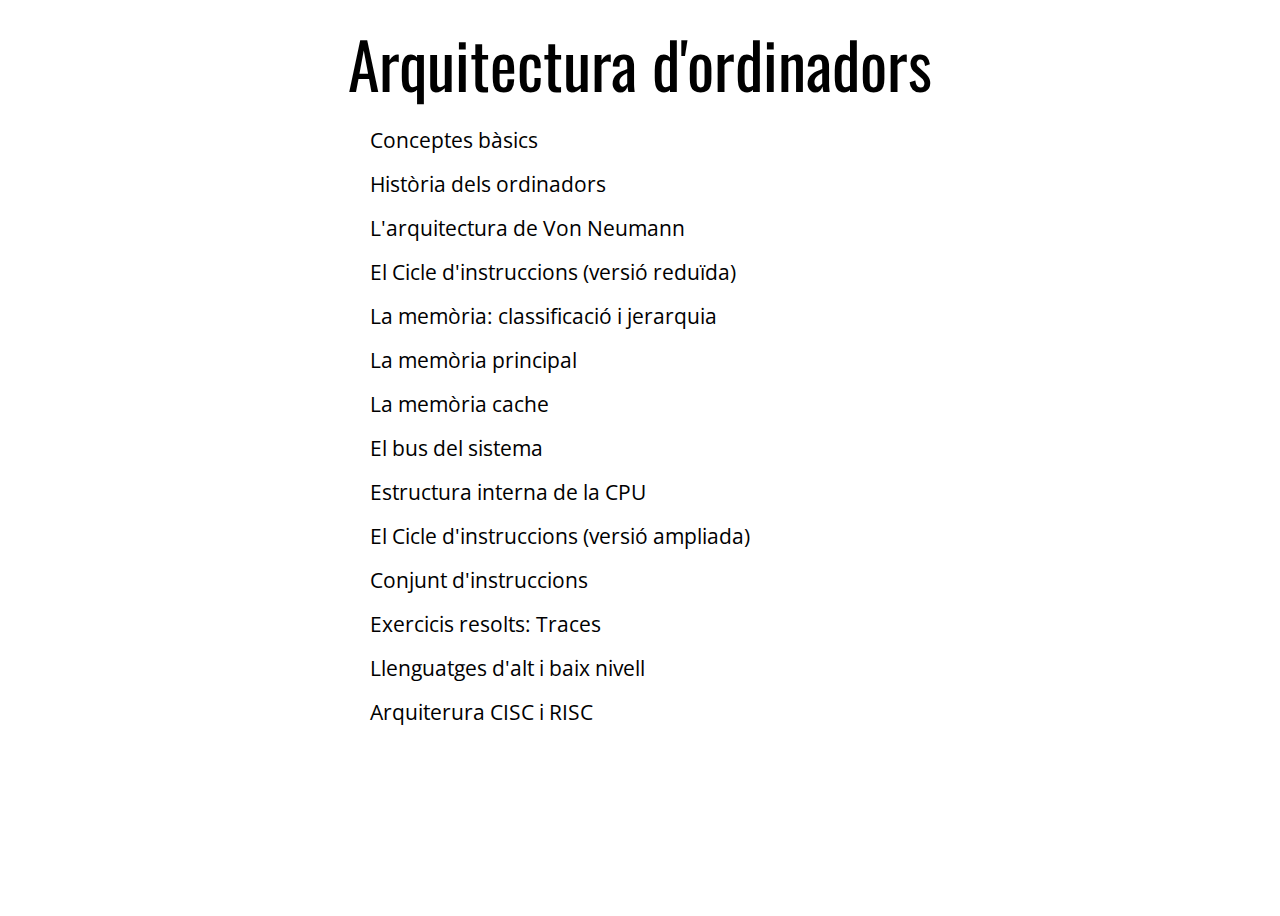
<file: index.html>
<!DOCTYPE html>
<html lang="ca">

<head>
	<meta charset="UTF-8">
	<meta http-equiv="X-UA-Compatible" content="IE=edge">
	<meta name="viewport" content="width=device-width, initial-scale=1.0">
	<title>Document</title>
	<link rel="preconnect" href="https://fonts.googleapis.com">
	<link rel="preconnect" href="https://fonts.gstatic.com" crossorigin>
	<link href="https://fonts.googleapis.com/css2?family=Open+Sans:wght@300&family=Oswald&display=swap" rel="stylesheet">
	<link rel="stylesheet" href="estils/reset.css">
	<link rel="stylesheet" href="estils/estils.css">
</head>


<body>
	<h1>Arquitectura d'ordinadors</h1>
	<div class="marge_esquerre">
		<p><a href="pagina001_introduccio/pagina001_introduccio.html">Conceptes bàsics</a></p>
		<p><a href="pagina002_historia/pagina002_historia.html">Història dels ordinadors</a></p>
		<p><a href="pagina003_Arquitectura_Von_neumann/pagina003_Arquitectura_Von_neumann.html">L'arquitectura de Von Neumann</a></p>
		<p><a href="pagina004_cicle_instruccions/pagina004_cicle_instruccions.html">El Cicle d'instruccions (versió reduïda)</a></p>
		<p><a href="pagina005_memoria_classificacio_jerarquia/pagina005_memoria_clasificacio_jerarquia.html">La memòria: classificació i jerarquia</a></p>
		<p><a href="pagina006_memoria_principal/pagina006_memoria_principal.html">La memòria principal</a></p>
		<p><a href="pagina007_memoria_cache/pagina007_memoria_cache.html">La memòria cache</a></p>
		<p><a href="pagina008_bus_sistema/pagina008_bus_sistema.html">El bus del sistema</a></p>
		<p><a href="pagina009_Estructura_interna_CPU/pagina009_Estructura_interna_CPU.html">Estructura interna de la CPU</a></p>
		<p><a href="pagina010_Cicle_intruccions_ampliada/pagina010_Cicle_introduccions_ampliada.html">El Cicle d'instruccions (versió ampliada)</a></p>
		<p><a href="pagina011_Instruccions/pagina011_Instruccions.html">Conjunt d'instruccions</a></p>
		<p><a href="pagina012_exercicis_traces/pagina012_exercicis_traces.html">Exercicis resolts: Traces</a></p>
		<p><a href="pagina101_llenguates_alt_baix_nivell/pagina101_llenguatges_alt_baix_nivell.html">Llenguatges d'alt i baix nivell</a></p>
		<p><a href="pagina102_cisc_risc/pagina101_cisc_risc.html">Arquiterura CISC i RISC</a></p>
	</div>


</body>


<!-- http://cv.uoc.edu/annotation/8255a8c320f60c2bfd6c9f2ce11b2e7f/619469/PID_00218274/PID_00218274.html -->
</file>
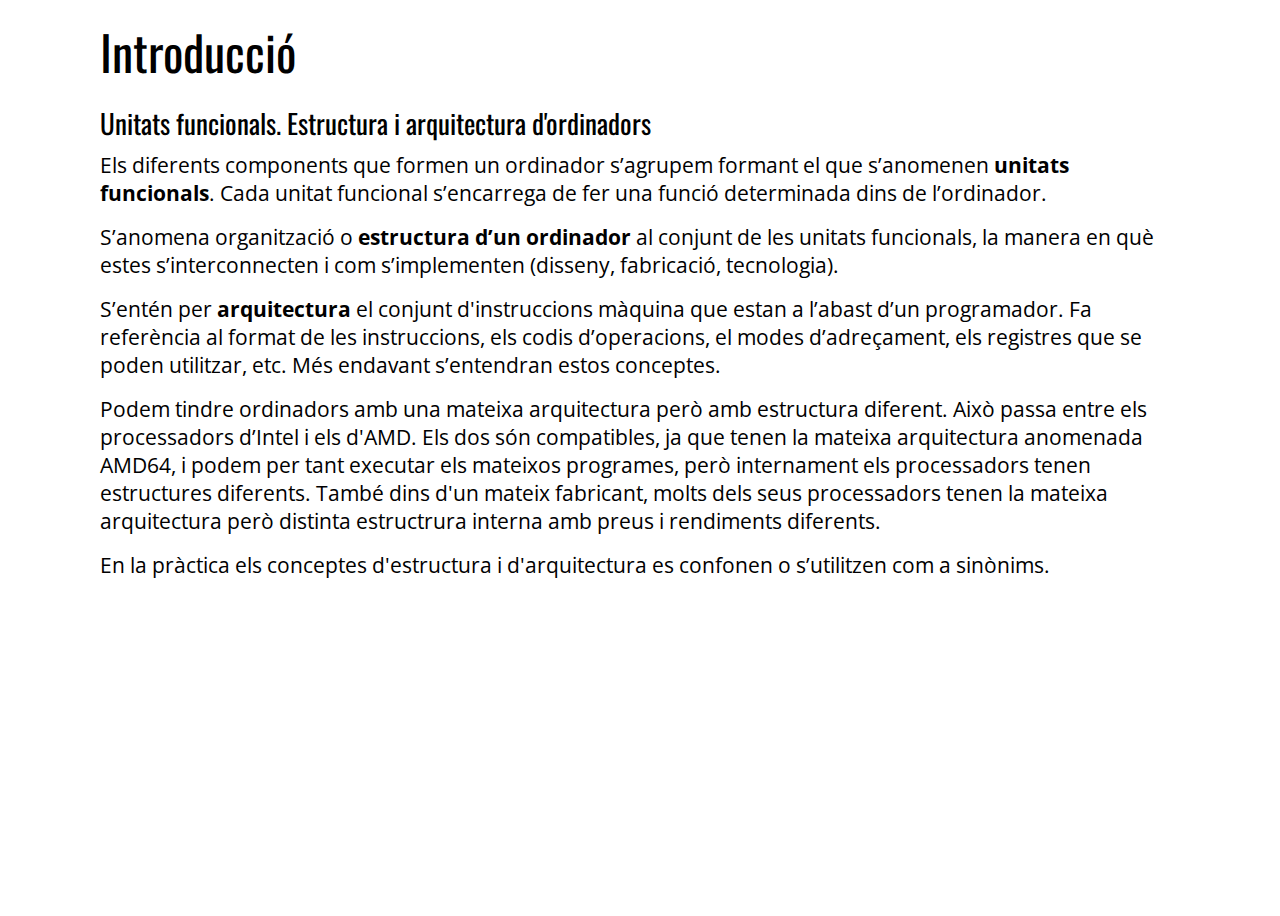
<file: pagina001_introduccio/pagina001_introduccio.html>
<!DOCTYPE html>
<html lang="ca">

<head>
	<meta charset="UTF-8">
	<meta http-equiv="X-UA-Compatible" content="IE=edge">
	<meta name="viewport" content="width=device-width, initial-scale=1.0">
	<title>Document</title>
	<link rel="preconnect" href="https://fonts.googleapis.com">
	<link rel="preconnect" href="https://fonts.gstatic.com" crossorigin>
	<link href="https://fonts.googleapis.com/css2?family=Open+Sans:wght@300&family=Oswald&display=swap" rel="stylesheet">
	<link rel="stylesheet" href="../estils/reset.css">
	<link rel="stylesheet" href="../estils/estils.css">
</head>

<body>

	<h2>Introducció</h2>

	<h3>Unitats funcionals. Estructura i arquitectura d'ordinadors</h3>
	<p>
		Els diferents components que formen un ordinador s’agrupem formant el que s’anomenen <strong>unitats funcionals</strong>.
		Cada unitat funcional s’encarrega de fer una funció determinada dins de l’ordinador.
	</p>
	<p>
		S’anomena organització o <strong>estructura d’un ordinador</strong> al conjunt de les unitats funcionals, la manera en què estes
		s’interconnecten i com s’implementen (disseny, fabricació, tecnologia).
	</p>
	<p>
		S’entén per <strong>arquitectura</strong> el conjunt d'instruccions màquina que estan a l’abast d’un programador.
		Fa referència al format de les instruccions, els codis d’operacions, el modes d’adreçament, els registres que se poden
		utilitzar, etc. Més endavant s’entendran estos conceptes.
	</p>
	<p>
		Podem tindre ordinadors amb una mateixa arquitectura però amb estructura diferent.
		Això passa entre els processadors d’Intel i els d'AMD.
		Els dos són compatibles, ja que tenen la mateixa arquitectura anomenada AMD64, i podem per tant executar els mateixos programes,
		però internament els processadors tenen estructures diferents.
		També dins d'un mateix fabricant, molts dels seus processadors tenen la mateixa arquitectura però distinta estructrura
		interna amb preus i rendiments diferents.
	</p>
	<p>
		En la pràctica els conceptes d'estructura i d'arquitectura es confonen o s’utilitzen com a sinònims.
	</p>

</body>

</html>
</file>
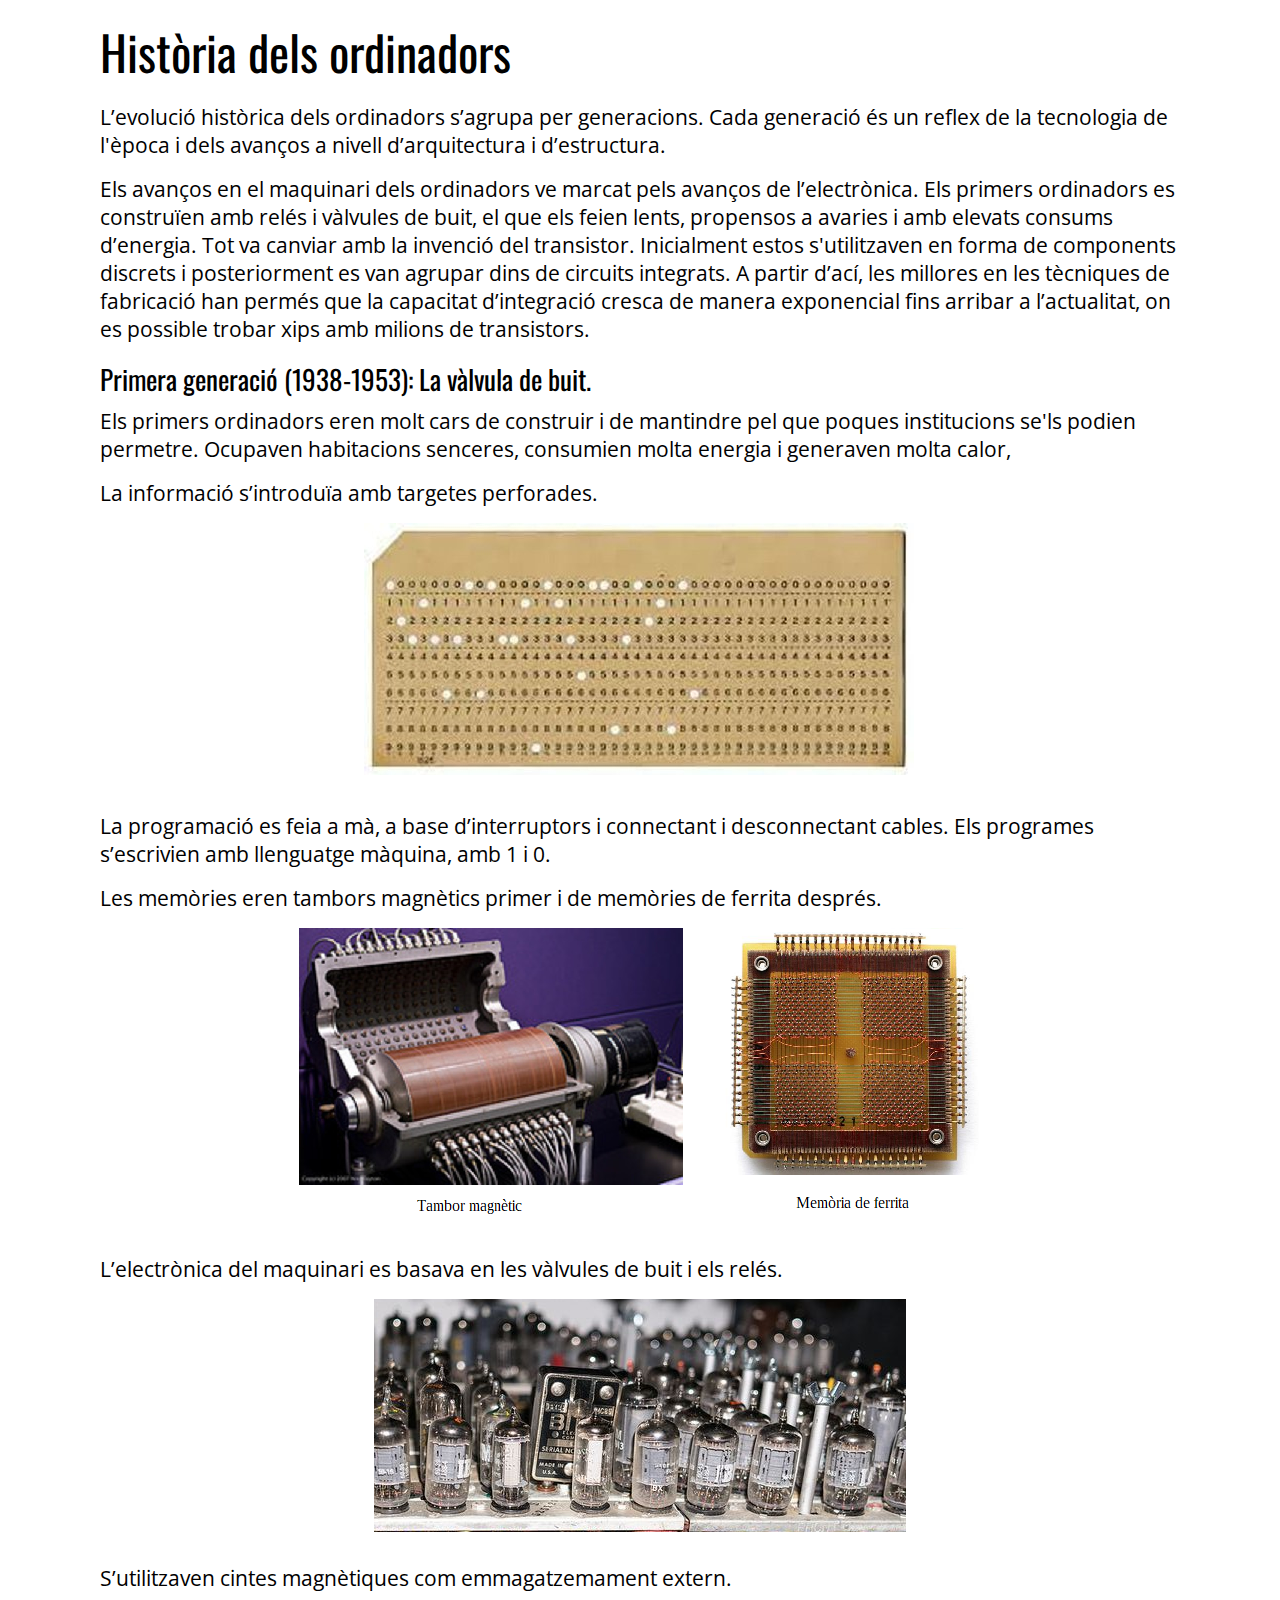
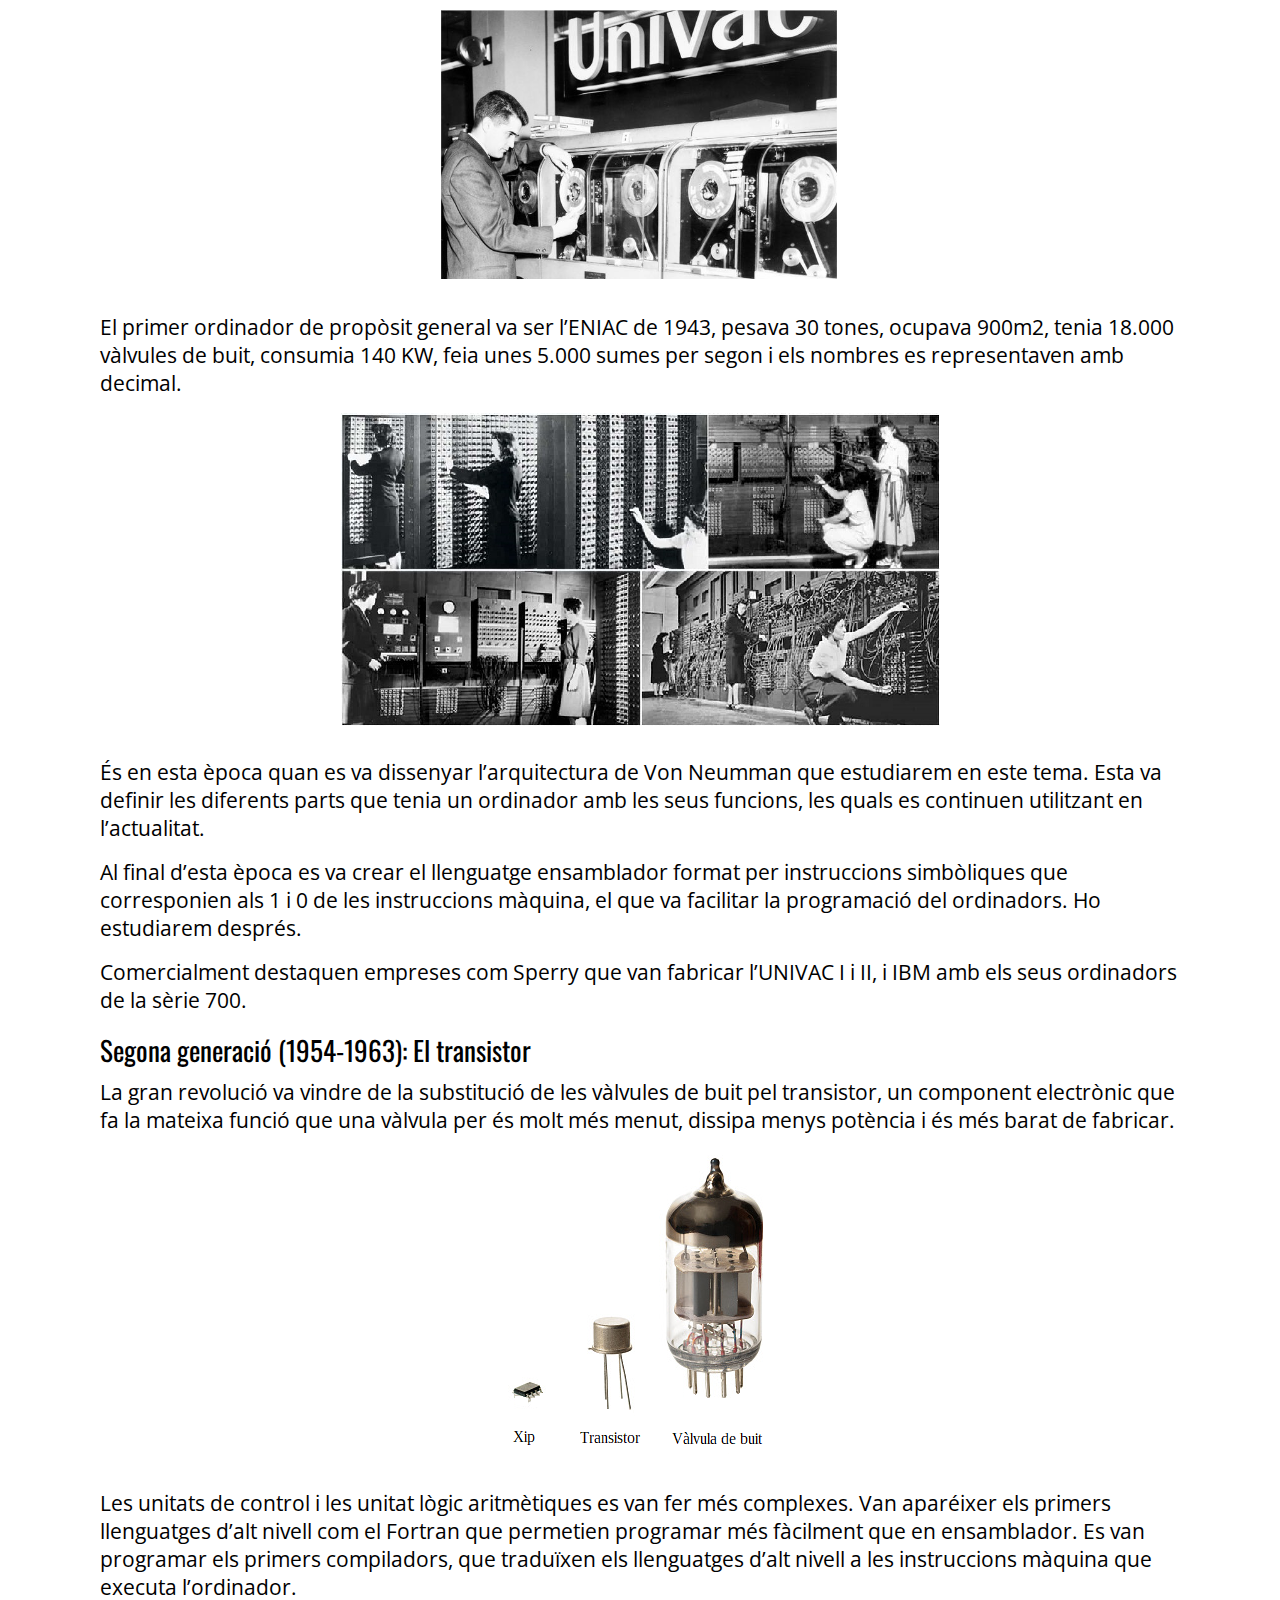
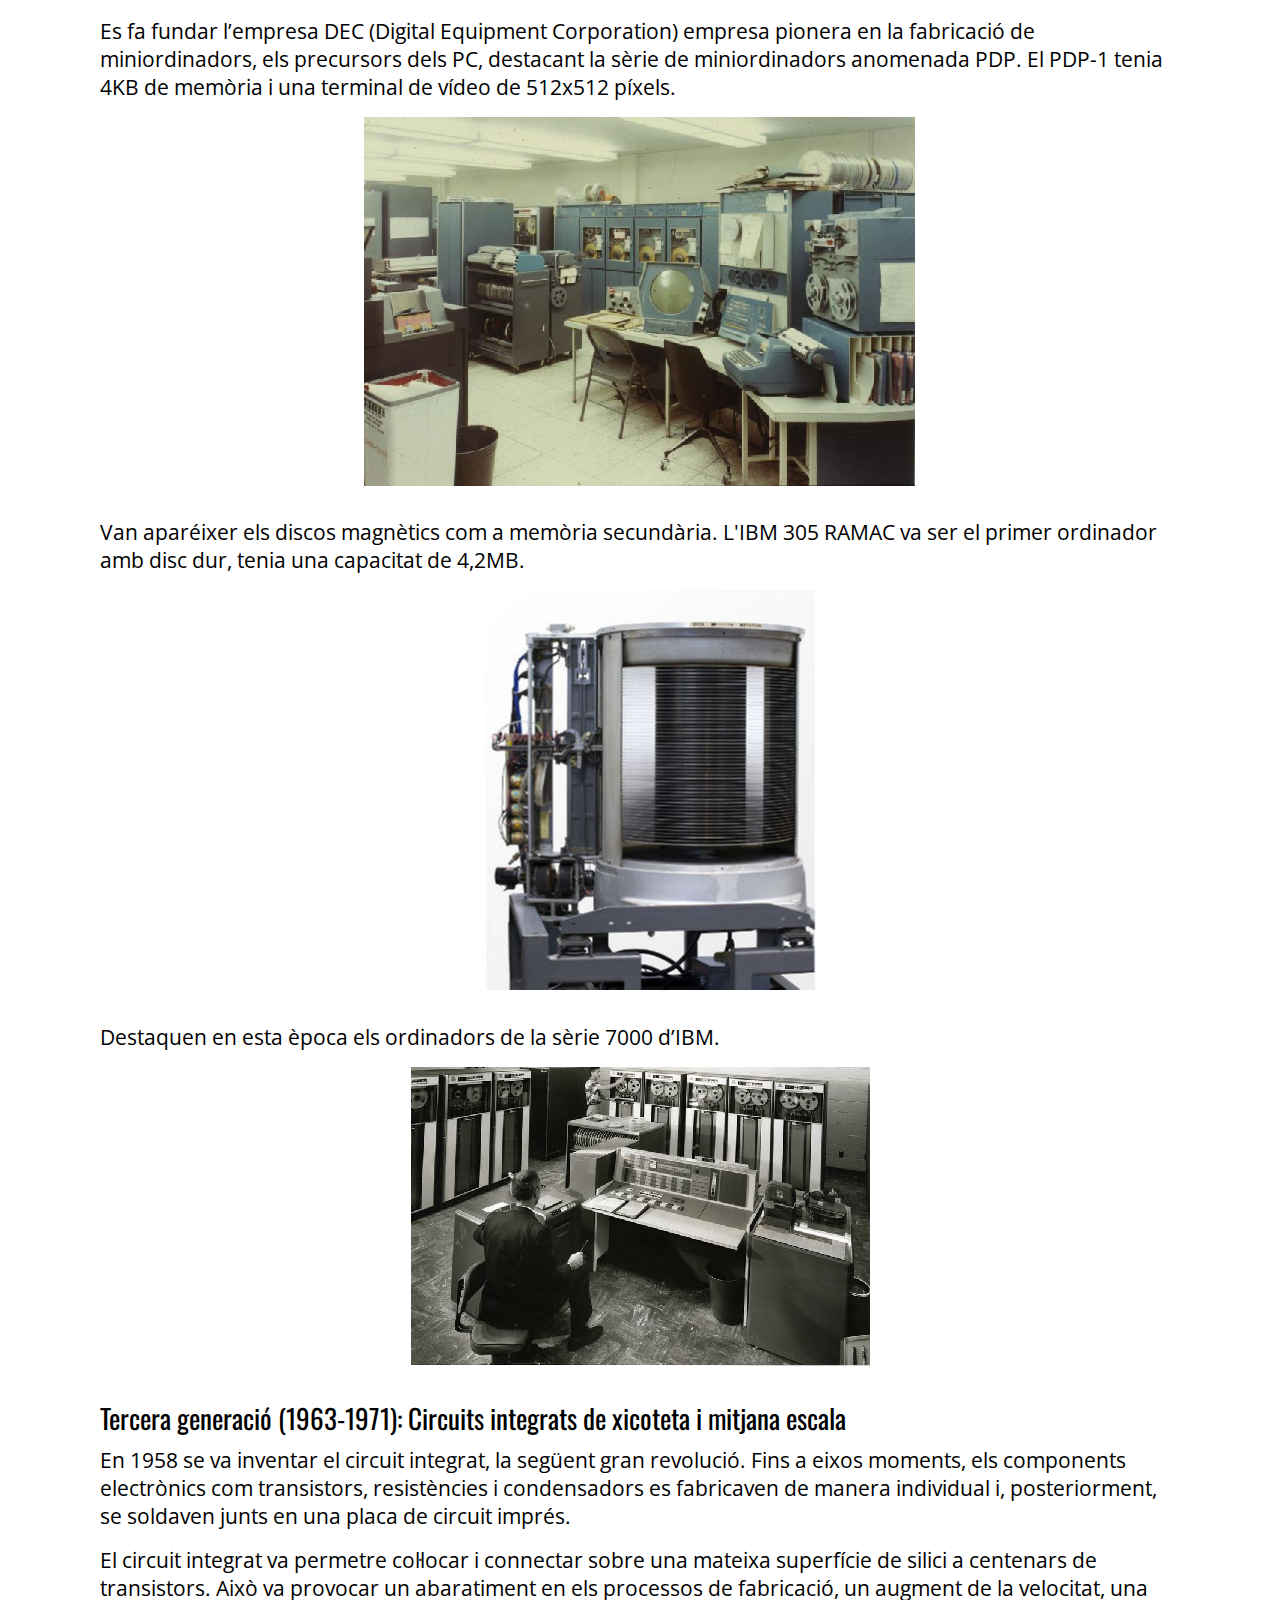
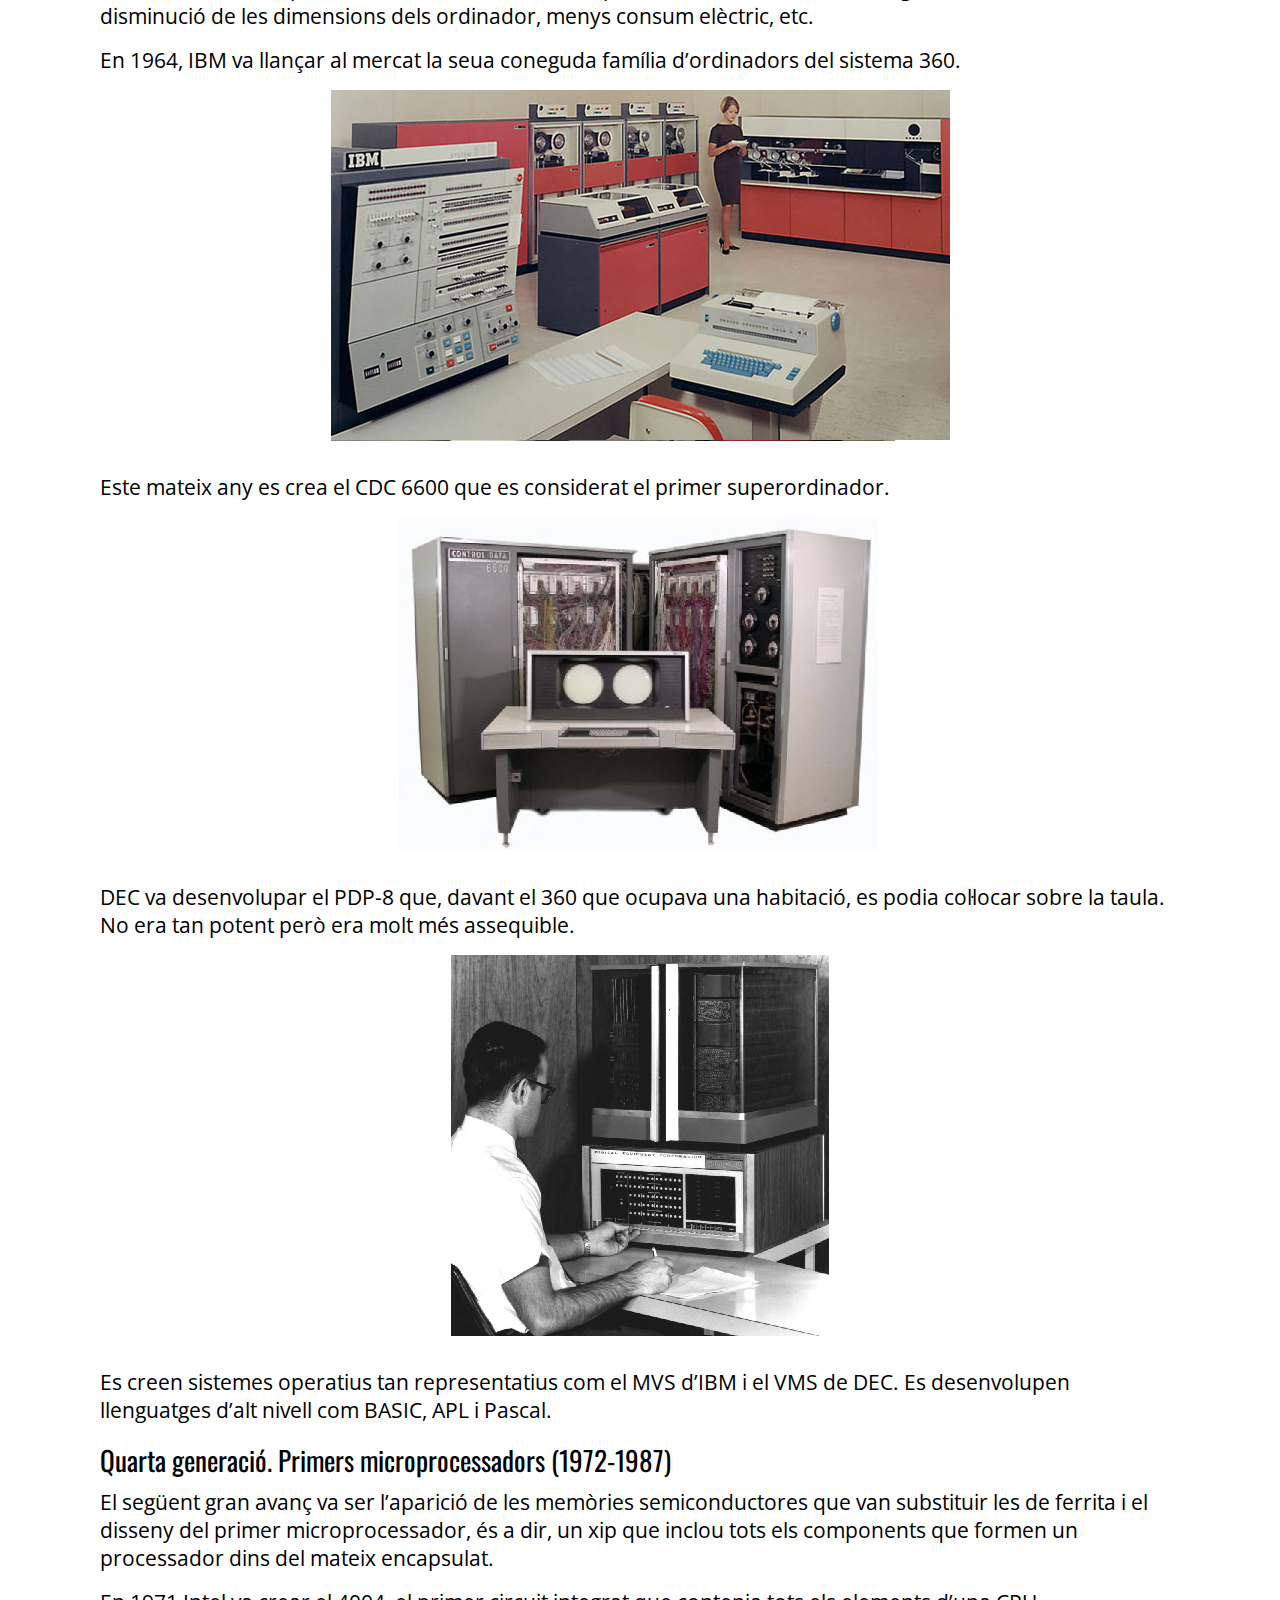
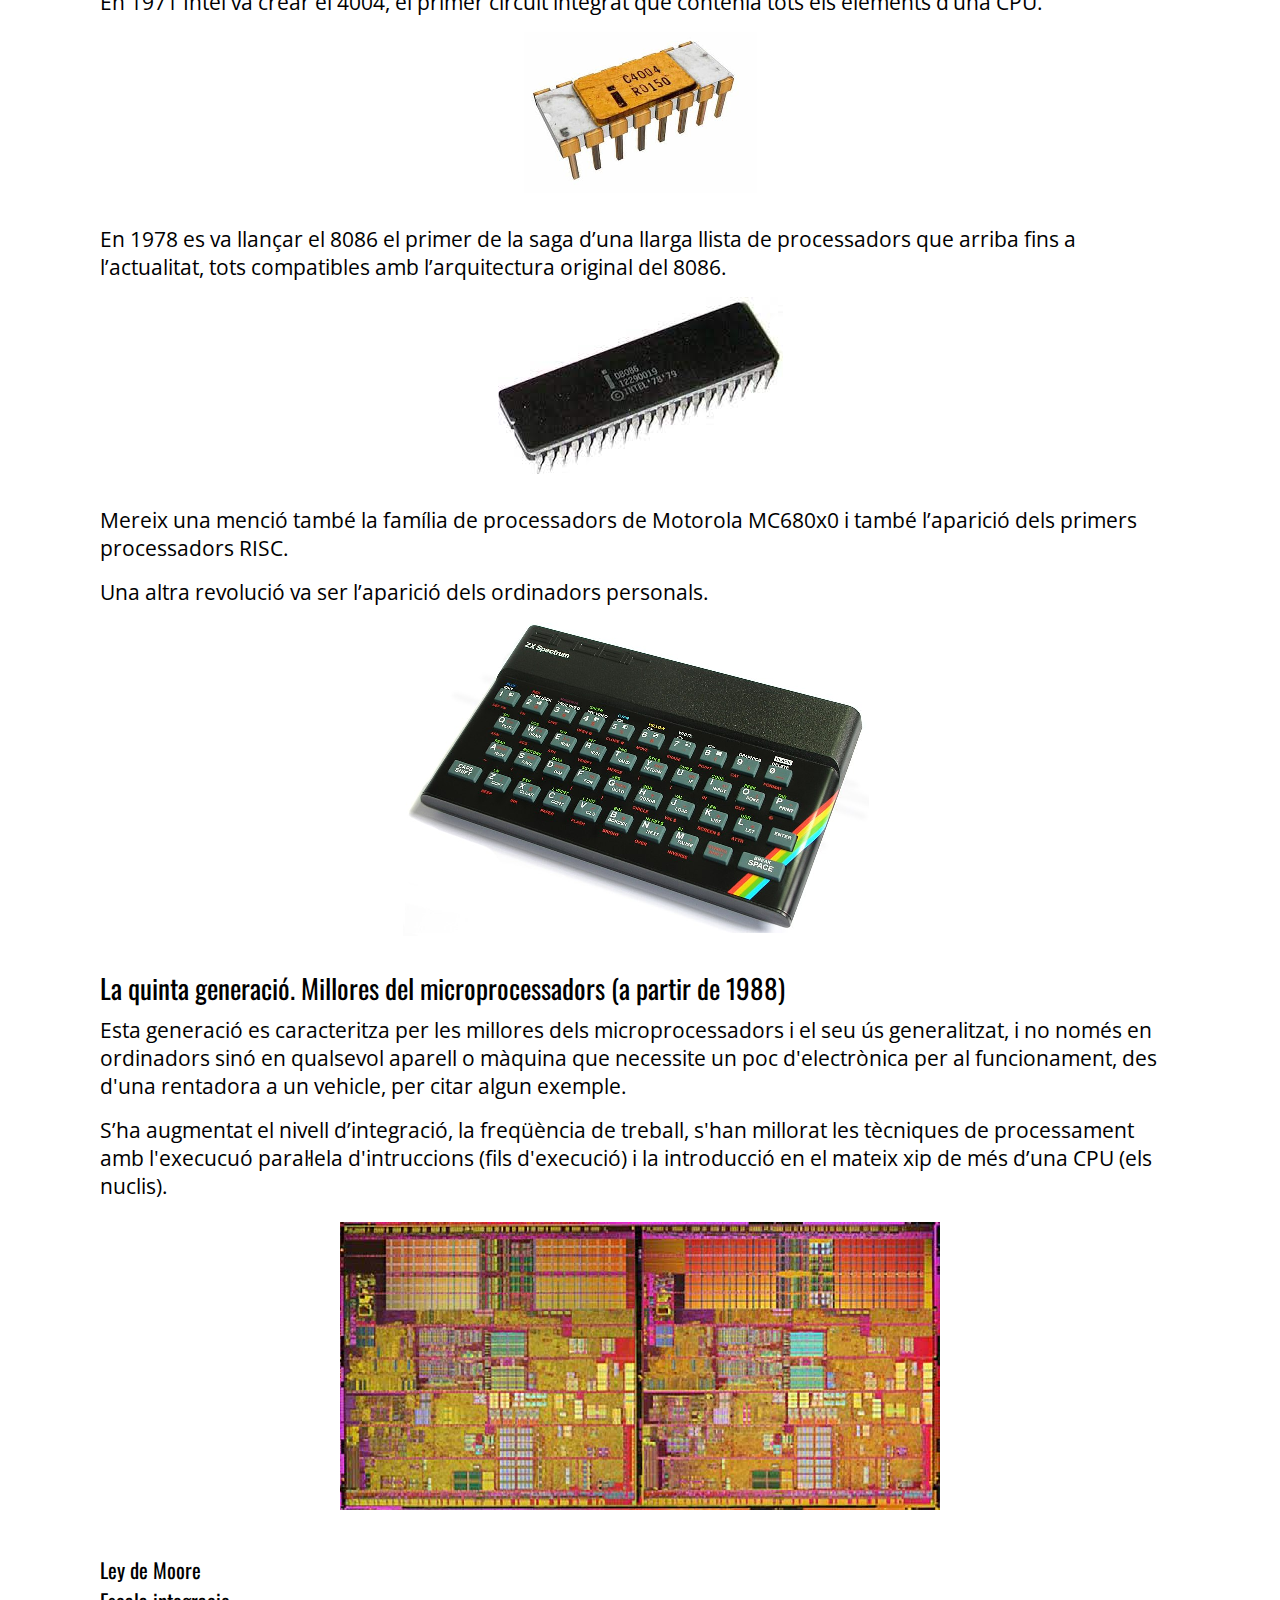
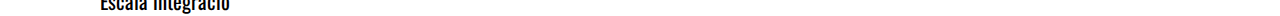
<file: pagina002_historia/pagina002_historia.html>
<!DOCTYPE html>
<html lang="ca">

<head>
	<meta charset="UTF-8">
	<meta http-equiv="X-UA-Compatible" content="IE=edge">
	<meta name="viewport" content="width=device-width, initial-scale=1.0">
	<title>Document</title>
	<link rel="preconnect" href="https://fonts.googleapis.com">
	<link rel="preconnect" href="https://fonts.gstatic.com" crossorigin>
	<link href="https://fonts.googleapis.com/css2?family=Open+Sans:wght@300&family=Oswald&display=swap" rel="stylesheet">
	<link rel="stylesheet" href="../estils/reset.css">
	<link rel="stylesheet" href="../estils/estils.css">
</head>

<body>

	<h2>Història dels ordinadors</h2>

	<p>
		L’evolució històrica dels ordinadors s’agrupa per generacions. Cada generació és un reflex
		de la tecnologia de l'època i dels avanços a nivell d’arquitectura i d’estructura.
	</p>
	<p>
		Els avanços en el maquinari dels ordinadors ve marcat pels avanços de l’electrònica. Els primers ordinadors es construïen amb relés i vàlvules de buit, el que els feien lents, propensos a avaries i amb elevats consums d’energia. Tot va canviar amb la invenció del transistor. Inicialment estos s'utilitzaven en forma de components discrets i posteriorment es van agrupar dins de circuits integrats.
		A partir d’ací, les millores en les tècniques de fabricació han permés que la capacitat d’integració cresca de manera exponencial fins arribar a l’actualitat, on es possible trobar xips amb milions de transistors.
	</p>

	<h3>Primera generació (1938-1953): La vàlvula de buit.</h3>
	<p>
		Els primers ordinadors eren molt cars de construir i de mantindre pel que poques institucions se'ls podien permetre.
		Ocupaven habitacions senceres, consumien molta energia i generaven molta calor,
	</p>

	<p>
		La informació s’introduïa amb targetes perforades.
	</p>
	<figure>
		<img src="imatges/Targeta perforada.png" />
	</figure>

	<p>
		La programació es feia a mà, a base d’interruptors i connectant i desconnectant cables.
		Els programes s’escrivien amb llenguatge màquina, amb 1 i 0.
	</p>


	<p>
		Les memòries eren tambors magnètics primer i de memòries de ferrita després.
	</p>
	<figure>
		<img src="imatges/Tambor_magnetic_memoria_ferrita.png" />
	</figure>


	<p>
		L’electrònica del maquinari es basava en les vàlvules de buit i els relés.
	</p>
	<figure>
		<img src="imatges/Valvules buit.png" />
	</figure>


	<p>
		S’utilitzaven cintes magnètiques com emmagatzemament extern.
	</p>

	<figure>
		<img src="imatges/Cintes_magnètiques_Univac.png" />
	</figure>

	<p>
		El primer ordinador de propòsit general va ser l’ENIAC de 1943, pesava 30 tones, ocupava 900m2, tenia 18.000 vàlvules de buit,
		consumia 140 KW, feia unes 5.000 sumes per segon i els nombres es representaven amb decimal.
	</p>

	<figure>
		<img src="imatges/ENIAC.png" />
	</figure>

	<p>
		És en esta època quan es va dissenyar l’arquitectura de Von Neumman que estudiarem en este tema.
		Esta va definir les diferents parts que tenia un ordinador amb les seus funcions, les quals es continuen utilitzant en l’actualitat.
	</p>
	<p>
		Al final d’esta època es va crear el llenguatge ensamblador format per instruccions simbòliques que corresponien als 1 i 0
		de les instruccions màquina, el que va facilitar la programació del ordinadors. Ho estudiarem després.
	</p>
	<p>
		Comercialment destaquen empreses com Sperry que van fabricar l’UNIVAC I i II, i IBM amb els seus ordinadors de la sèrie 700.
	</p>


	<h3>Segona generació (1954-1963): El transistor</h3>
	<p>
		La gran revolució va vindre de la substitució de les vàlvules de buit pel transistor,
		un component electrònic que fa la mateixa funció que una vàlvula per és molt més menut,
		dissipa menys potència i és més barat de fabricar.
	</p>
	<figure>
		<img src="imatges/Xip_transistor_valvula_buit.png" />
	</figure>

	<p>
		Les unitats de control i les unitat lògic aritmètiques es van fer més complexes.
		Van aparéixer els primers llenguatges d’alt nivell com el Fortran que permetien programar més fàcilment que en ensamblador.
		Es van programar els primers compiladors, que traduïxen els llenguatges d’alt nivell a les instruccions màquina que executa
		l’ordinador.
	</p>

	<p>
		Es fa fundar l’empresa DEC (Digital Equipment Corporation) empresa pionera en la fabricació de miniordinadors, els precursors dels PC, destacant la sèrie de miniordinadors anomenada PDP. El PDP-1 tenia 4KB de memòria i una terminal de vídeo de 512x512 píxels.
	</p>

	<figure>
		<img src="imatges/PDP_1.png" />
	</figure>

	<p>
		Van aparéixer els discos magnètics com a memòria secundària.
		L'IBM 305 RAMAC va ser el primer ordinador amb disc dur, tenia una capacitat de 4,2MB.
	</p>

	<figure>
		<img src="imatges/Primer_disc_magnetic.png" />
	</figure>

	<p>
		Destaquen en esta època els ordinadors de la sèrie 7000 d’IBM.
	</p>

	<figure>
		<img src="imatges/ibm_7000.png" />
	</figure>


	<h3> Tercera generació (1963-1971): Circuits integrats de xicoteta i mitjana escala</h3>
	<p>
		En 1958 se va inventar el circuit integrat, la següent gran revolució.
		Fins a eixos moments, els components electrònics com transistors, resistències i condensadors es fabricaven
		de manera individual i, posteriorment, se soldaven junts en una placa de circuit imprés.
	</p>

	<p>
		El circuit integrat va permetre col·locar i connectar sobre una mateixa superfície de silici a centenars de transistors.
		Això va provocar un abaratiment en els processos de fabricació, un augment de la velocitat, una disminució de les dimensions dels ordinador, menys consum elèctric, etc.
	</p>

	<p>
		En 1964, IBM va llançar al mercat la seua coneguda família d’ordinadors del sistema 360.
	</p>

	<figure>
		<img src="imatges/IBM_360.png" />
	</figure>

	<p>
		Este mateix any es crea el CDC 6600 que es considerat el primer superordinador.
	</p>

	<figure>
		<img src="imatges/CDC_6600.png" />
	</figure>

	<p>
		DEC va desenvolupar el PDP-8 que, davant el 360 que ocupava una habitació, es podia col·locar sobre la taula.
		No era tan potent però era molt més assequible.
	</p>

	<figure>
		<img src="imatges/PDP_8.png" />
	</figure>


	<p>
		Es creen sistemes operatius tan representatius com el MVS d’IBM i el VMS de DEC.
		Es desenvolupen llenguatges d’alt nivell com BASIC, APL i Pascal.
	</p>


	<h3>Quarta generació. Primers microprocessadors (1972-1987)</h3>
	<p>
		El següent gran avanç va ser l’aparició de les memòries semiconductores que van substituir les de ferrita i
		el disseny del primer microprocessador, és a dir, un xip que inclou tots els components que formen un processador
		dins del mateix encapsulat.
	</p>

	<p>
		En 1971 Intel va crear el 4004, el primer circuit integrat que contenia tots els elements d’una CPU.
	</p>

	<figure>
		<img src="imatges/Intel_4004.png" />
	</figure>

	<p>
		En 1978 es va llançar el 8086 el primer de la saga d’una llarga llista de processadors que arriba fins a l’actualitat, tots compatibles amb l’arquitectura original del 8086.
	</p>

	<figure>
		<img src="imatges/Intel_8086.png" />
	</figure>

	<p>
		Mereix una menció també la família de processadors de Motorola MC680x0 i també l’aparició dels primers processadors RISC.
	</p>

	<p>
		Una altra revolució va ser l’aparició dels ordinadors personals.
	</p>

	<figure>
		<img src="imatges/ZX_Spectrum.png" />
	</figure>


	<h3>La quinta generació. Millores del microprocessadors (a partir de 1988)</h3>

	<p>
		Esta generació es caracteritza per les millores dels microprocessadors i el seu ús generalitzat, i no només en ordinadors
		sinó en qualsevol aparell o màquina que necessite un poc d'electrònica per al funcionament, des d'una rentadora a un vehicle,
		per citar algun exemple.
	</p>

	<p>
		S’ha augmentat el nivell d’integració, la freqüència de treball, s'han millorat les tècniques de processament
		amb l'execucuó paral·lela d'intruccions (fils d'execució) i la introducció en el mateix xip de més d’una CPU (els nuclis).
	</p>

	<figure>
		<img src="imatges/Processador_multinucli.png" />
	</figure>



	<h4>Ley de Moore</h4>
	<h4>Escala integracio</h4>

</body>

</html>
</file>
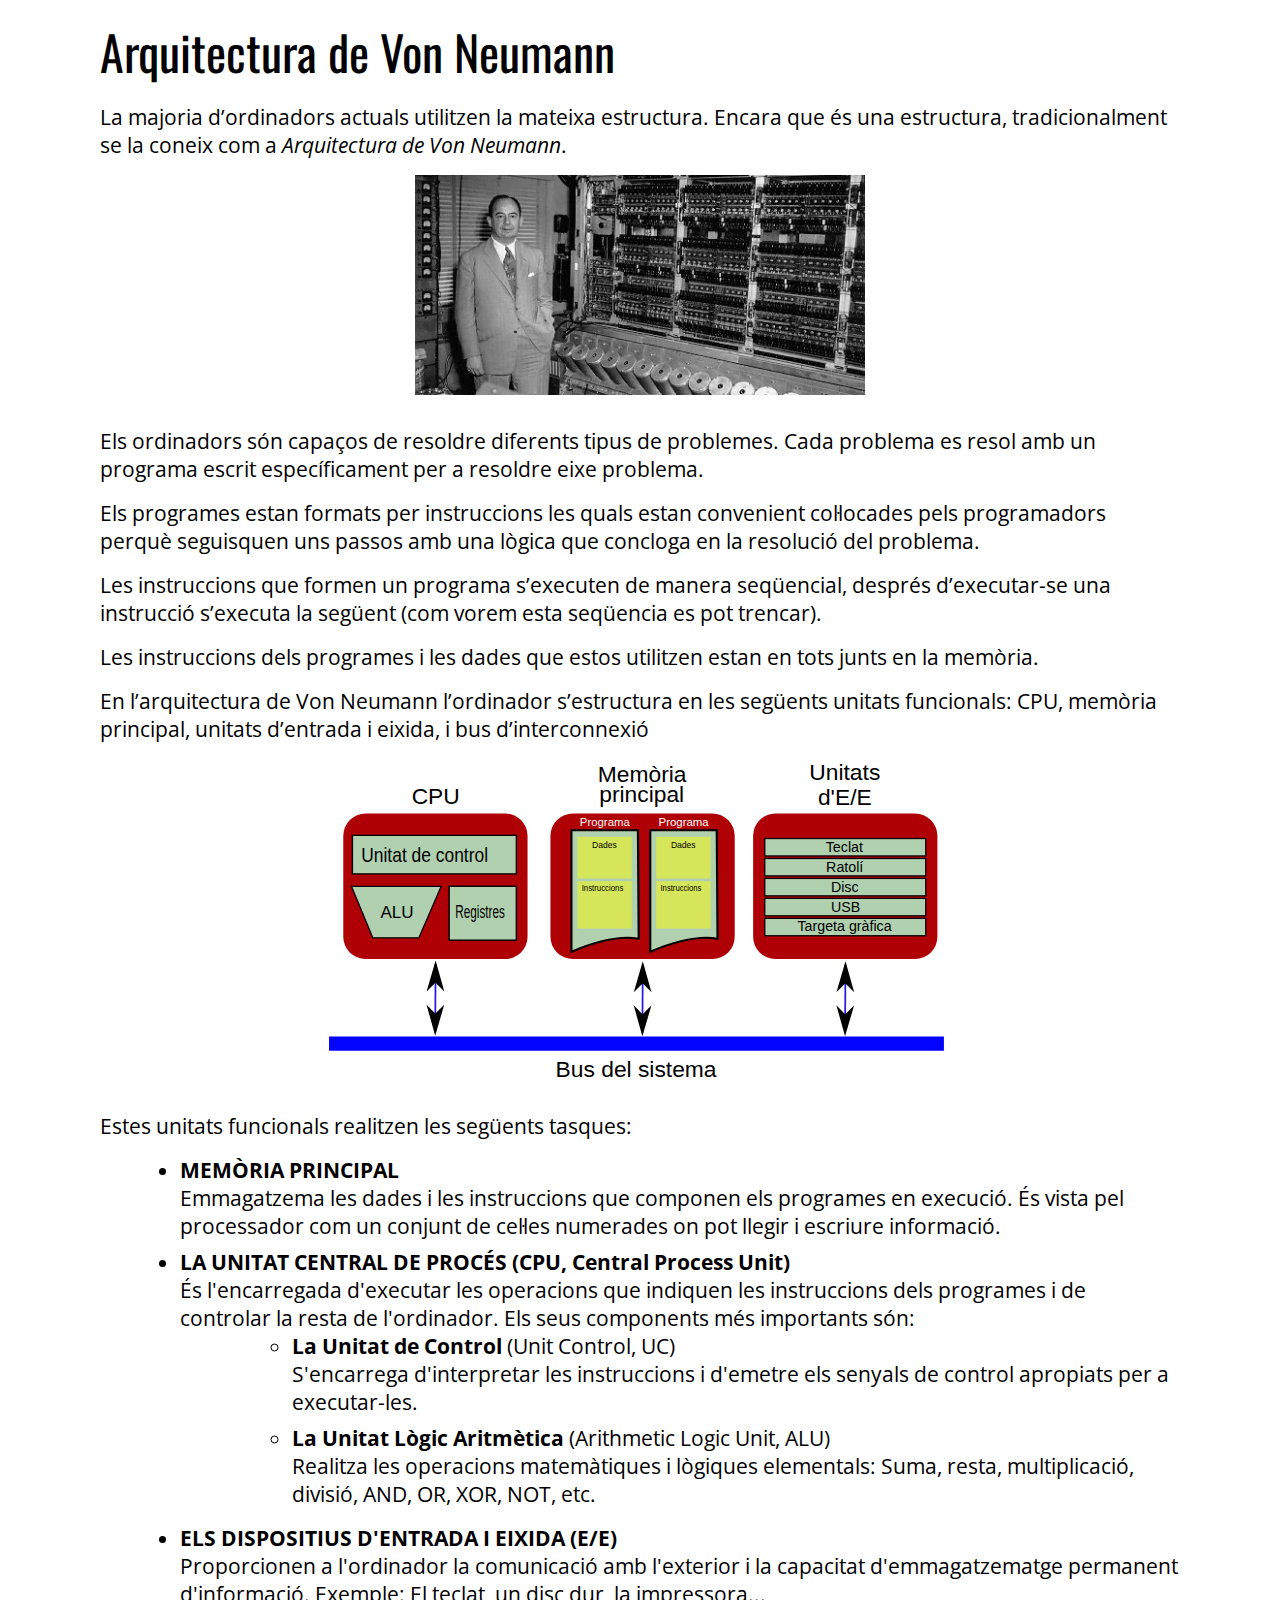
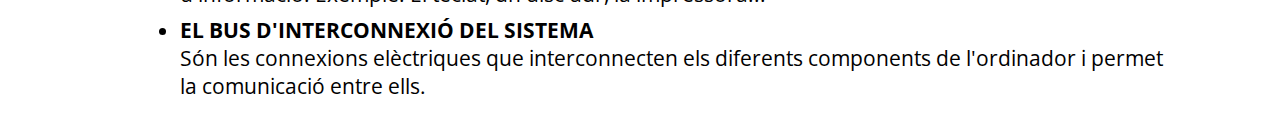
<file: pagina003_Arquitectura_Von_neumann/pagina003_Arquitectura_Von_neumann.html>
<!DOCTYPE html>
<html lang="ca">

<head>
	<meta charset="UTF-8">
	<meta http-equiv="X-UA-Compatible" content="IE=edge">
	<meta name="viewport" content="width=device-width, initial-scale=1.0">
	<title>Document</title>
	<link rel="preconnect" href="https://fonts.googleapis.com">
	<link rel="preconnect" href="https://fonts.gstatic.com" crossorigin>
	<link href="https://fonts.googleapis.com/css2?family=Open+Sans:wght@300&family=Oswald&display=swap" rel="stylesheet">
	<link rel="stylesheet" href="../estils/reset.css">
	<link rel="stylesheet" href="../estils/estils.css">
</head>

<body>

	<h2>Arquitectura de Von Neumann</h2>

	<p>
		La majoria d’ordinadors actuals utilitzen la mateixa estructura.
		Encara que és una estructura, tradicionalment se la coneix com a <i>Arquitectura de Von Neumann</i>.
	</p>

	<figure>
		<img src="imatges/Foto_Von_Neumann.png" />
	</figure>

	<p>
		Els ordinadors són capaços de resoldre diferents tipus de problemes.
		Cada problema es resol amb un programa escrit específicament per a resoldre eixe problema.
	</p>
	<p>
		Els programes estan formats per instruccions les quals estan convenient col·locades pels programadors perquè
		seguisquen uns passos amb una lògica que concloga en la resolució del problema.
	</p>
	<p>
		Les instruccions que formen un programa s’executen de manera seqüencial, després d’executar-se una instrucció
		s’executa la següent (com vorem esta seqüencia es pot trencar).
	</p>
	<p>
		Les instruccions dels programes i les dades que estos utilitzen estan en tots junts en la memòria.
	</p>

	<p>
		En l’arquitectura de Von Neumann l’ordinador s’estructura en les següents unitats funcionals:
		CPU, memòria principal, unitats d’entrada i eixida, i bus d’interconnexió
	</p>

	<figure>
		<img src="imatges/Esquema Von Neumann.svg" />
	</figure>

	<p>Estes unitats funcionals realitzen les següents tasques:</p>

	<ul>
		<li>
			<strong>MEMÒRIA PRINCIPAL</strong><br>
			Emmagatzema les dades i les instruccions que componen els programes en execució.
			És vista pel processador com un conjunt de cel·les numerades on pot llegir i escriure informació.
		</li>


		<li>
			<strong>LA UNITAT CENTRAL DE PROCÉS (CPU, Central Process Unit)</strong><br>
			És l'encarregada d'executar les operacions que indiquen les instruccions dels programes i de controlar la resta
			de l'ordinador. Els seus components més importants són:

			<ul>
				<li>
					<strong>La Unitat de Control</strong> (Unit Control, UC)<br>
					S'encarrega d'interpretar les instruccions i d'emetre els senyals de control
					apropiats per a executar-les.
				</li>
				<li>
					<strong>La Unitat Lògic Aritmètica</strong> (Arithmetic Logic Unit, ALU)<br>
					Realitza les operacions matemàtiques i lògiques elementals: Suma, resta, multiplicació, divisió, AND, OR, XOR, NOT, etc.
				</li>
			</ul>
		</li>


		<li>
			<strong>ELS DISPOSITIUS D'ENTRADA I EIXIDA (E/E)</strong><br>
			Proporcionen a l'ordinador la comunicació amb l'exterior i la capacitat d'emmagatzematge permanent d'informació.
			Exemple: El teclat, un disc dur, la impressora...
		</li>

		<li>
			<strong>EL BUS D'INTERCONNEXIÓ DEL SISTEMA</strong><br>
			Són les connexions elèctriques que interconnecten els diferents components de l'ordinador i permet la comunicació
			entre ells.
		</li>
	</ul>











</body>

</html>
</file>
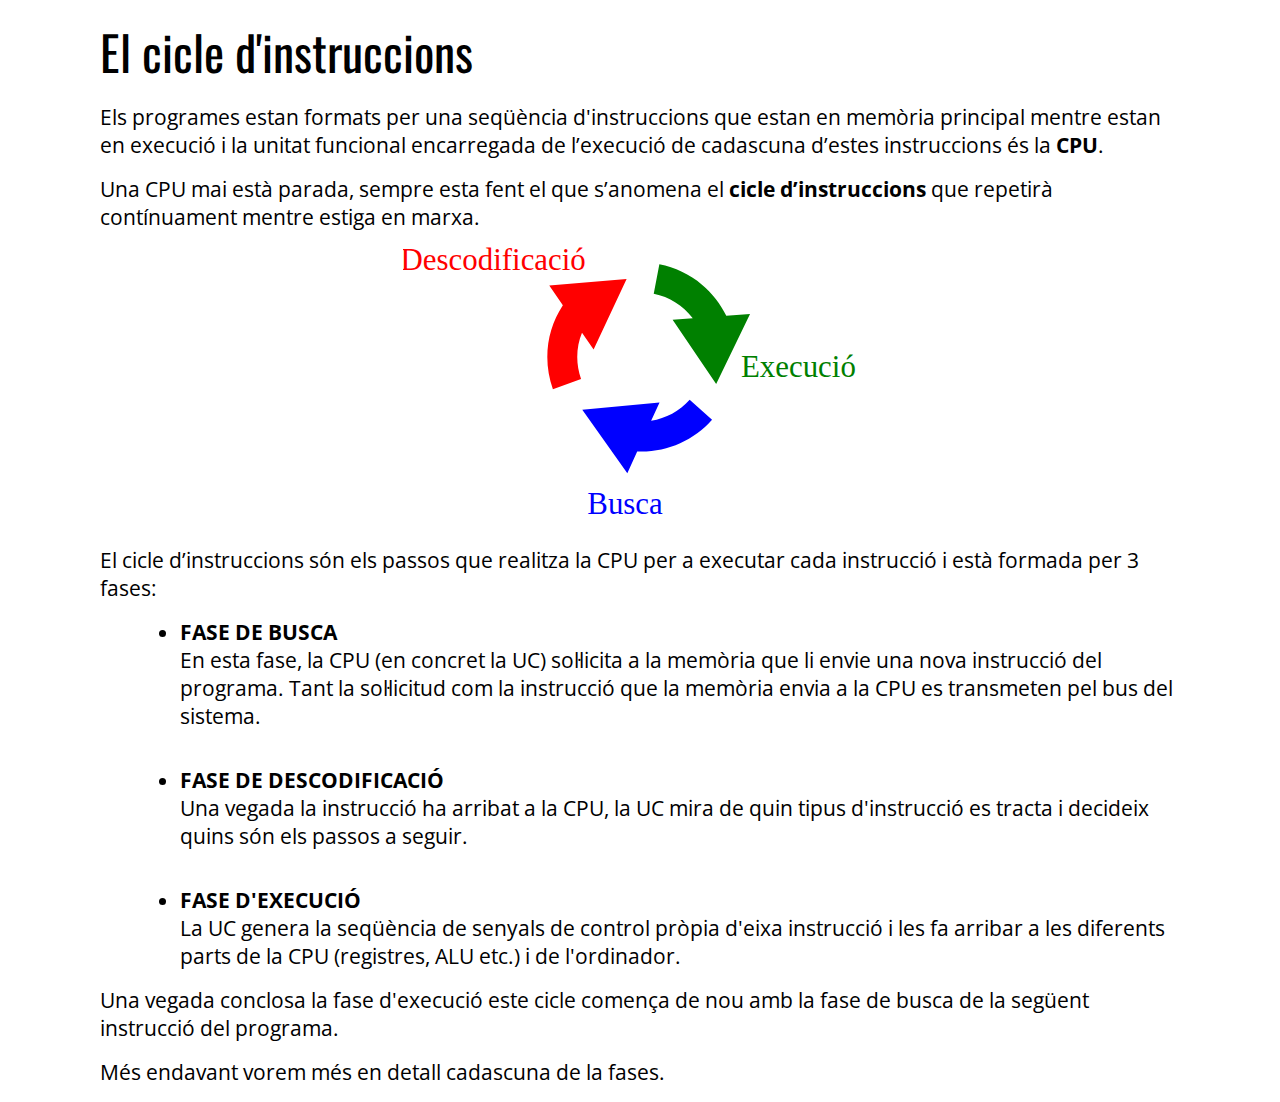
<file: pagina004_cicle_instruccions/pagina004_cicle_instruccions.html>
<!DOCTYPE html>
<html lang="ca">

<head>
	<meta charset="UTF-8">
	<meta http-equiv="X-UA-Compatible" content="IE=edge">
	<meta name="viewport" content="width=device-width, initial-scale=1.0">
	<title>Document</title>
	<link rel="preconnect" href="https://fonts.googleapis.com">
	<link rel="preconnect" href="https://fonts.gstatic.com" crossorigin>
	<link href="https://fonts.googleapis.com/css2?family=Open+Sans:wght@300&family=Oswald&display=swap" rel="stylesheet">
	<link rel="stylesheet" href="../estils/reset.css">
	<link rel="stylesheet" href="../estils/estils.css">
</head>

<body>

	<h2>El cicle d'instruccions</h2>

	<p>
		Els programes estan formats per una seqüència d'instruccions que estan en memòria principal mentre estan en execució
		i la unitat funcional encarregada de l’execució de cadascuna d’estes instruccions és la <strong>CPU</strong>.
	</p>
	<p>
		Una CPU mai està parada, sempre esta fent el que s’anomena el <strong>cicle d’instruccions</strong> que repetirà contínuament mentre estiga en marxa.
	</p>

	<figure>
		<img src="imatges/Cicle_intruccions.svg" />
	</figure>

	<p>
		El cicle d’instruccions són els passos que realitza la CPU per a executar cada instrucció i està formada per 3 fases:
	</p>

	<ul class="margin-top-low">
		<li>
			<strong>FASE DE BUSCA</strong><br>
			En esta fase, la CPU (en concret la UC) sol·licita a la memòria que li envie una nova instrucció del programa.
			Tant la sol·licitud com la instrucció que la memòria envia a la CPU es transmeten pel bus del sistema.
		</li>
		<br>
		<li>
			<strong>FASE DE DESCODIFICACIÓ</strong><br>
			Una vegada la instrucció ha arribat a la CPU, la UC mira de quin tipus d'instrucció es tracta i decideix quins són els
			passos a seguir.
		</li>
		<br>
		<li>
			<strong>FASE D'EXECUCIÓ</strong><br>
			La UC genera la seqüència de senyals de control pròpia d'eixa instrucció i les fa arribar a les diferents parts de
			la CPU (registres, ALU etc.) i de l'ordinador.
		</li>
	</ul>

	<p>
		Una vegada conclosa la fase d'execució este cicle comença de nou amb la fase de busca de la següent instrucció del programa.
	</p>
	<p>
		Més endavant vorem més en detall cadascuna de la fases.
	</p>


</body>

</html>
</file>
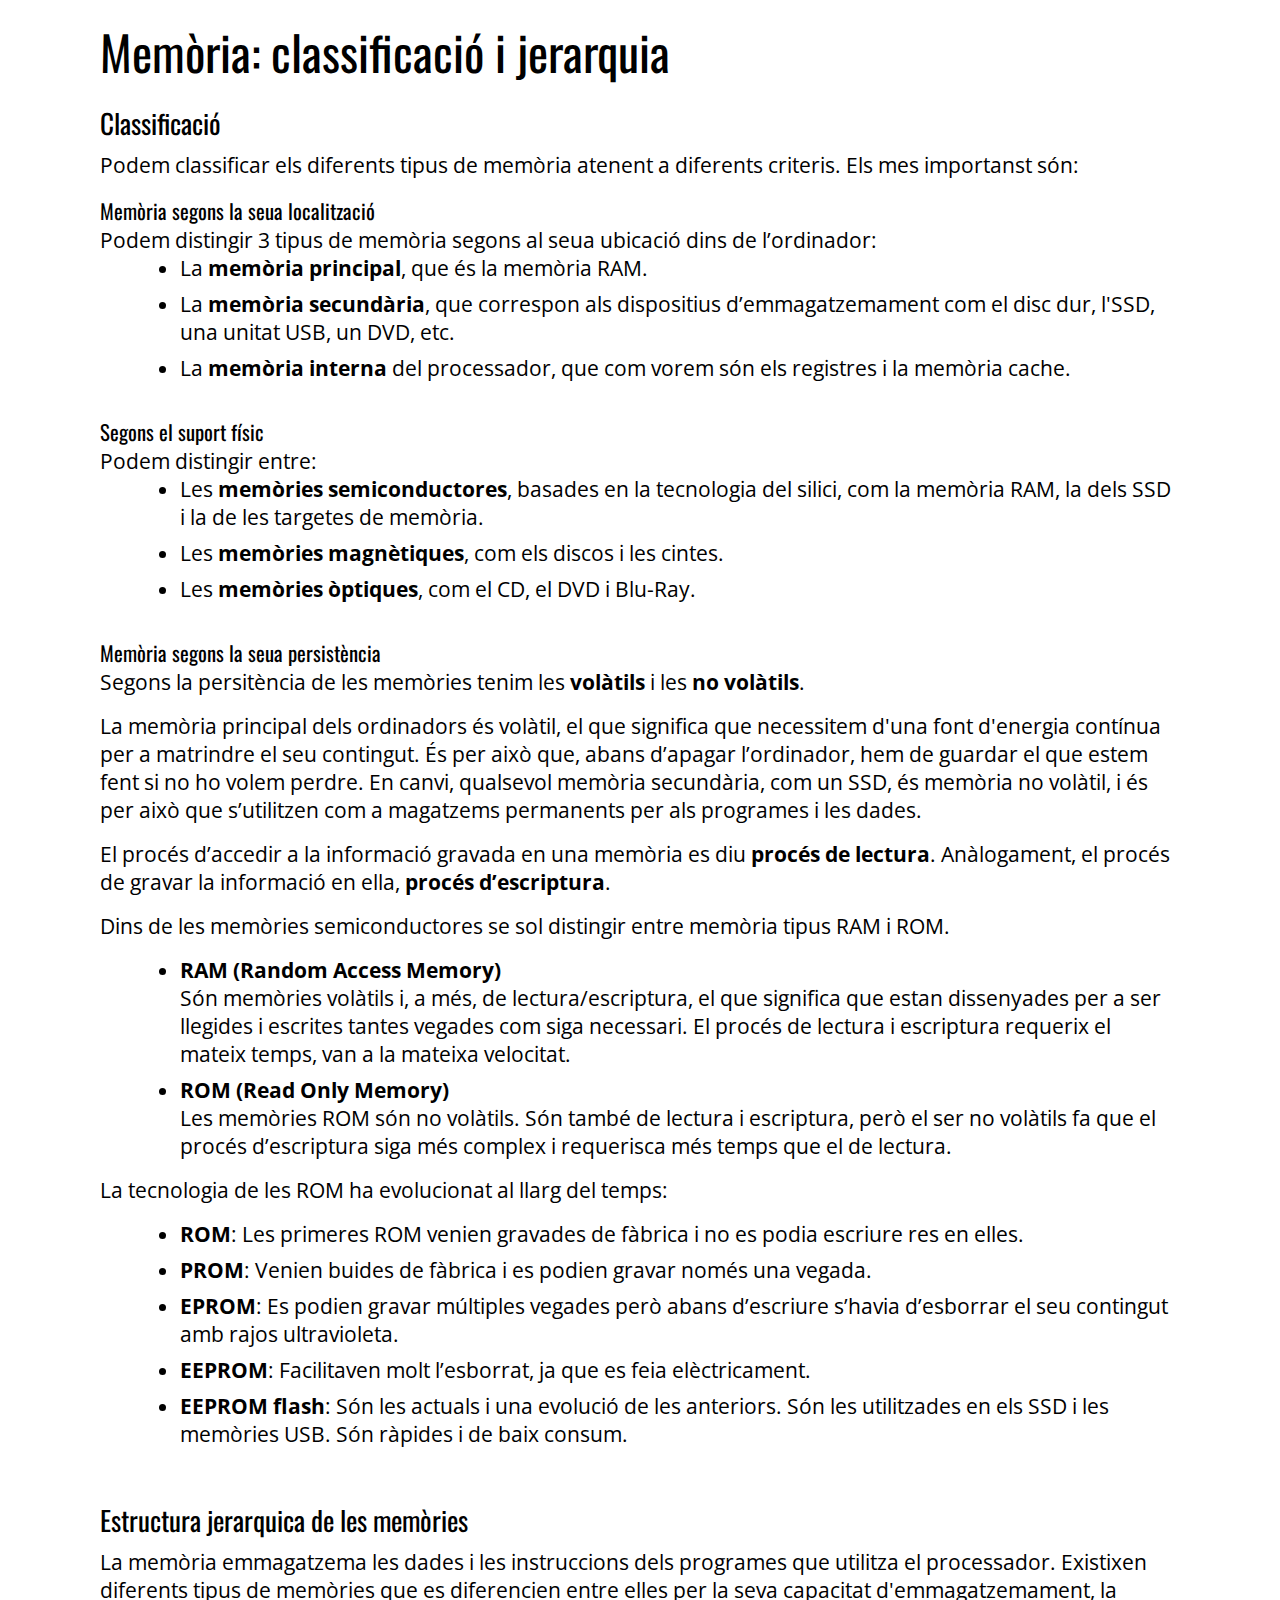
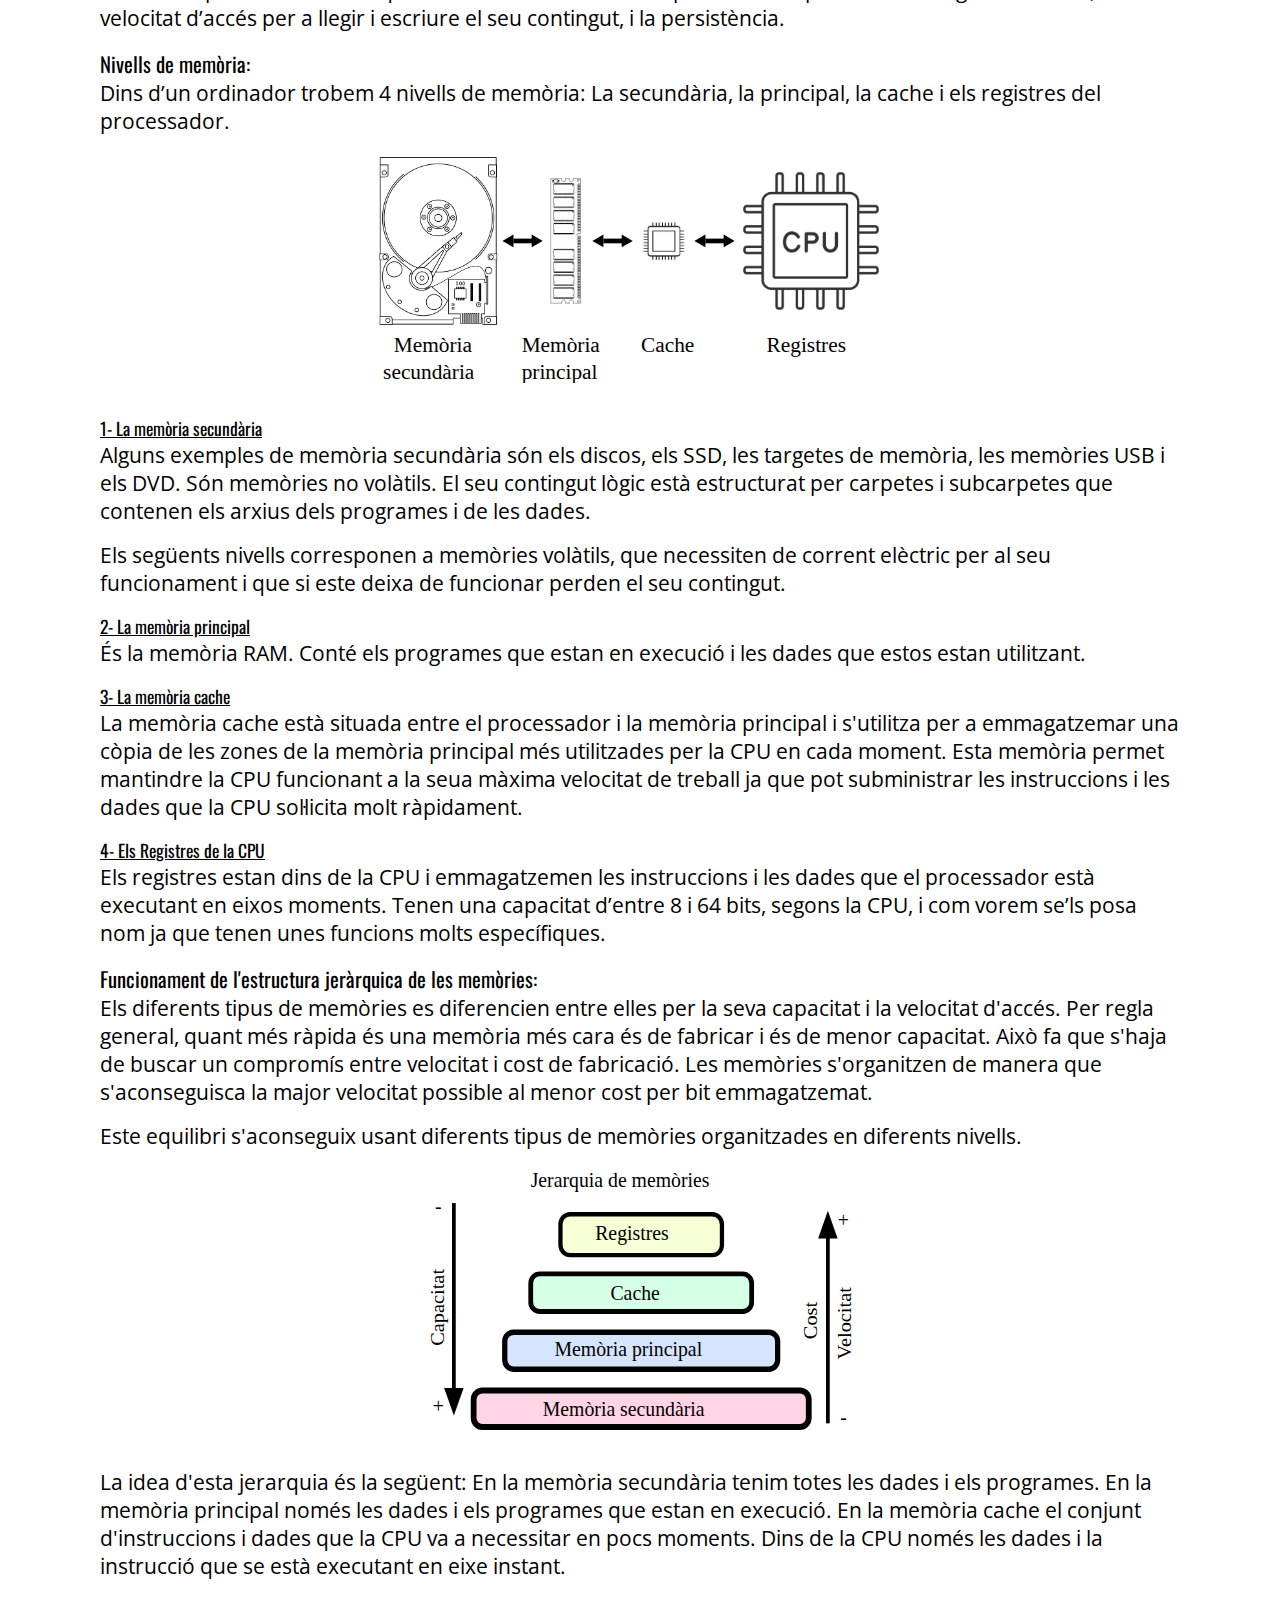
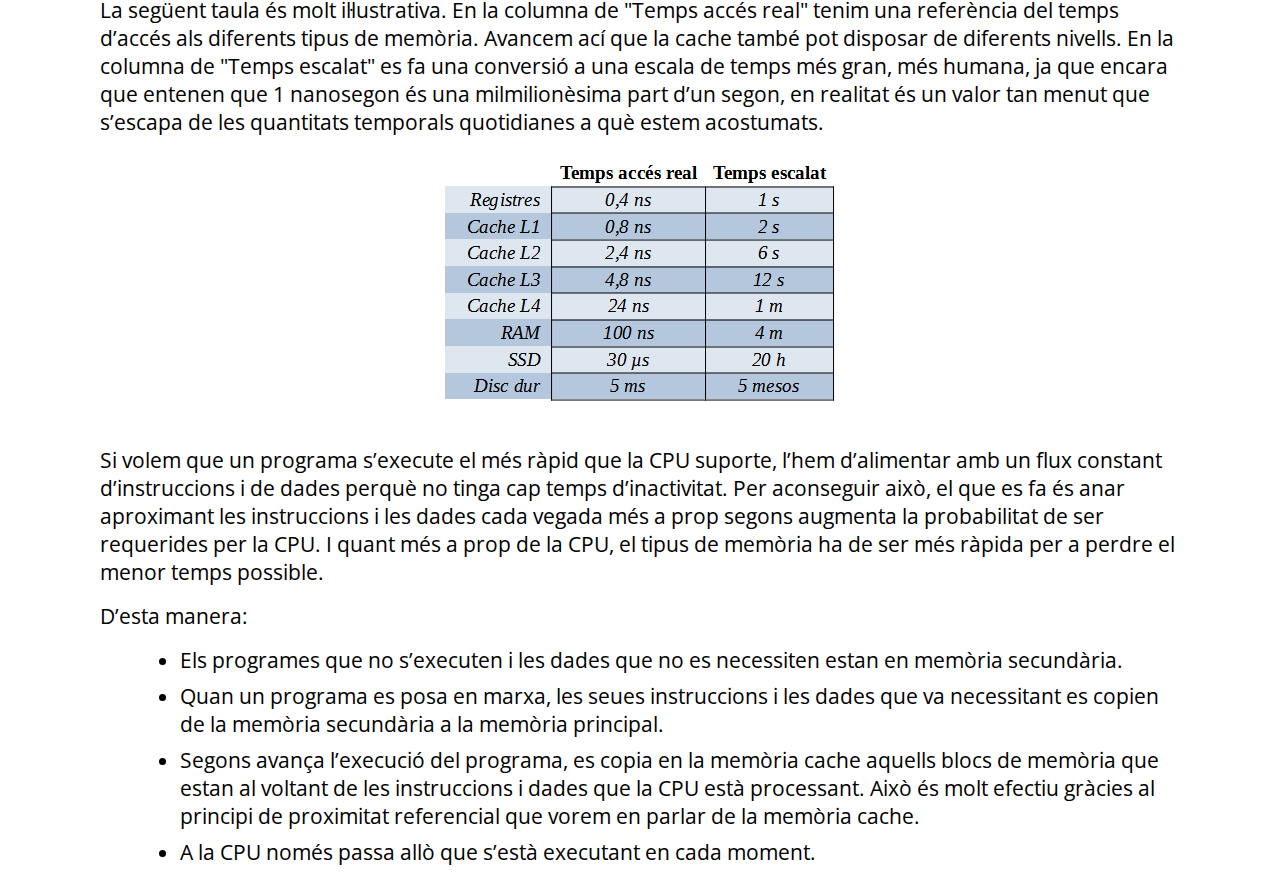
<file: pagina005_memoria_classificacio_jerarquia/pagina005_memoria_clasificacio_jerarquia.html>
<!DOCTYPE html>
<html lang="ca">

<head>
	<meta charset="UTF-8">
	<meta http-equiv="X-UA-Compatible" content="IE=edge">
	<meta name="viewport" content="width=device-width, initial-scale=1.0">
	<title>Document</title>
	<link rel="preconnect" href="https://fonts.googleapis.com">
	<link rel="preconnect" href="https://fonts.gstatic.com" crossorigin>
	<link href="https://fonts.googleapis.com/css2?family=Open+Sans:wght@300&family=Oswald&display=swap" rel="stylesheet">
	<link rel="stylesheet" href="../estils/reset.css">
	<link rel="stylesheet" href="../estils/estils.css">
</head>

<body>

	<h2>Memòria: classificació i jerarquia</h2>

	<h3>Classificació</h3>

	<p>Podem classificar els diferents tipus de memòria atenent a diferents criteris. Els mes importanst són:</p>

	<h4>Memòria segons la seua localització</h4>

	<p class="marginBottomZero">
		Podem distingir 3 tipus de memòria segons al seua ubicació dins de l’ordinador:
	</p>

	<ul>
		<li>
			La <strong>memòria principal</strong>, que és la memòria RAM.
		</li>
		<li>
			La <strong>memòria secundària</strong>, que correspon als dispositius d’emmagatzemament com el disc dur, l'SSD, una unitat USB, un DVD, etc.
		</li>
		<li>
			La <strong>memòria interna</strong> del processador, que com vorem són els registres i la memòria cache.
		</li>
	</ul>

	<br>
	<h4>Segons el suport físic</h4>

	<p class="marginBottomZero">
		Podem distingir entre:
	</p>
	<ul>
		<li>
			Les <strong>memòries semiconductores</strong>, basades en la tecnologia del silici, com la memòria RAM, la dels SSD i la de les targetes de memòria.
		</li>
		<li>
			Les <strong>memòries magnètiques</strong>, com els discos i les cintes.
		</li>
		<li>
			Les <strong>memòries òptiques</strong>, com el CD, el DVD i Blu-Ray.
		</li>
	</ul>

	<br>
	<h4>Memòria segons la seua persistència</h4>

	<p>
		Segons la persitència de les memòries tenim les <strong>volàtils</strong> i les <strong>no volàtils</strong>.
	</p>
	<p>
		La memòria principal dels ordinadors és volàtil, el que significa que necessitem d'una font d'energia contínua per a matrindre el
		seu contingut. És per això que, abans d’apagar l’ordinador, hem de guardar el que estem fent si no ho volem perdre.
		En canvi, qualsevol memòria secundària, com un SSD, és memòria no volàtil, i és per això que s’utilitzen com a magatzems permanents
		per als programes i les dades.
	</p>
	<p>
		El procés d’accedir a la informació gravada en una memòria es diu <strong>procés de lectura</strong>. Anàlogament, el procés de gravar la
		informació en ella, <strong>procés d’escriptura</strong>.
	</p>
	<p>
		Dins de les memòries semiconductores se sol distingir entre memòria tipus RAM i ROM.
	</p>

	<ul>
		<li>
			<strong>RAM (Random Access Memory)</strong><br>
			Són memòries volàtils i, a més, de lectura/escriptura, el que significa que estan dissenyades per a ser llegides
			i escrites tantes vegades com siga necessari. El procés de lectura i escriptura requerix el mateix temps, van a
			la mateixa velocitat.
		</li>
		<li>
			<strong>ROM (Read Only Memory)</strong><br>
			Les memòries ROM són no volàtils. Són també de lectura i escriptura, però el ser no volàtils fa
			que el procés d’escriptura siga més complex i requerisca més temps que el de lectura.
		</li>
	</ul>

	<p>
		La tecnologia de les ROM ha evolucionat al llarg del temps:
	</p>

	<ul>
		<li>
			<strong>ROM</strong>: Les primeres ROM venien gravades de fàbrica i no es podia escriure res en elles.
		</li>
		<li>
			<strong>PROM</strong>: Venien buides de fàbrica i es podien gravar només una vegada.
		</li>
		<li>
			<strong>EPROM</strong>: Es podien gravar múltiples vegades però abans d’escriure s’havia d’esborrar el seu contingut amb rajos ultravioleta.
		</li>
		<li>
			<strong>EEPROM</strong>: Facilitaven molt l’esborrat, ja que es feia elèctricament.
		</li>
		<li>
			<strong>EEPROM flash</strong>: Són les actuals i una evolució de les anteriors. Són les utilitzades en els SSD i les memòries USB. Són ràpides i de baix consum.
		</li>
	</ul>

	<br><br>

	<h3>Estructura jerarquica de les memòries</h3>

	<p>
		La memòria emmagatzema les dades i les instruccions dels programes que utilitza el processador.
		Existixen diferents tipus de memòries que es diferencien entre elles per la seva capacitat d'emmagatzemament,
		la velocitat d’accés per a llegir i escriure el seu contingut, i la persistència.
	</p>

	<h4>Nivells de memòria:</h4>
	<p>
		Dins d’un ordinador trobem 4 nivells de memòria: La secundària, la principal, la cache i els registres del processador.
	</p>

	<figure>
		<img src="imatges/Memories_ordinador.svg" />
	</figure>


	<h5>1- La memòria secundària</h5>

	<p>
		Alguns exemples de memòria secundària són els discos, els SSD, les targetes de memòria, les memòries USB i els DVD.
		Són memòries no volàtils. El seu contingut lògic està estructurat per carpetes i subcarpetes que
		contenen els arxius dels programes i de les dades.
	</p>
	<p>
		Els següents nivells corresponen a memòries volàtils, que necessiten de corrent elèctric per al seu funcionament i que
		si este deixa de funcionar perden el seu contingut.
	</p>

	<h5>2- La memòria principal</h5>
	<p>
		És la memòria RAM. Conté els programes que estan en execució i les dades que estos estan utilitzant.
	</p>

	<h5>3- La memòria cache</h5>

	<p>
		La memòria cache està situada entre el processador i la memòria principal i s'utilitza per a emmagatzemar una còpia de les
		zones de la memòria principal més utilitzades per la CPU en cada moment.
		Esta memòria permet mantindre la CPU funcionant a la seua màxima velocitat de treball ja que pot subministrar les
		instruccions i les dades que la CPU sol·licita molt ràpidament.
	</p>

	<h5>4- Els Registres de la CPU</h5>
	<p>
		Els registres estan dins de la CPU i emmagatzemen les instruccions i les dades que el processador està executant en eixos moments.
		Tenen una capacitat d’entre 8 i 64 bits, segons la CPU, i com vorem se’ls posa nom ja que tenen unes funcions molts específiques.
	</p>

	<h4>Funcionament de l'estructura jeràrquica de les memòries:</h4>
	<p>
		Els diferents tipus de memòries es diferencien entre elles per la seva capacitat i la velocitat d'accés.
		Per regla general, quant més ràpida és una memòria més cara és de fabricar i és de menor capacitat.
		Això fa que s'haja de buscar un compromís entre velocitat i cost de fabricació.
		Les memòries s'organitzen de manera que s'aconseguisca la major velocitat possible al menor cost per bit emmagatzemat.
	</p>

	<p>
		Este equilibri s'aconseguix usant diferents tipus de memòries organitzades en diferents nivells.
	</p>

	<figure>
		<img src="imatges/Jerarquia_memoria.svg" />
	</figure>

	<p>
		La idea d'esta jerarquia és la següent: En la memòria secundària tenim totes les dades i els programes.
		En la memòria principal només les dades i els programes que estan en execució.
		En la memòria cache el conjunt d'instruccions i dades que la CPU va a necessitar en pocs moments.
		Dins de la CPU només les dades i la instrucció que se està executant en eixe instant.
	</p>

	<p>
		La següent taula és molt il·lustrativa.
		En la columna de "Temps accés real" tenim una referència del temps d’accés als diferents tipus de memòria.
		Avancem ací que la cache també pot disposar de diferents nivells.
		En la columna de "Temps escalat" es fa una conversió a una escala de temps més gran, més humana, ja que encara que
		entenen que 1 nanosegon és una milmilionèsima part d’un segon, en realitat és un valor tan menut que s’escapa
		de les quantitats temporals quotidianes a què estem acostumats.
	</p>


	<figure>
		<img src="imatges/Comparativa_memoria.png" />
	</figure>


	<p>
		Si volem que un programa s’execute el més ràpid que la CPU suporte, l’hem d’alimentar amb un flux constant d’instruccions
		i de dades perquè no tinga cap temps d’inactivitat.
		Per aconseguir això, el que es fa és anar aproximant les instruccions i les dades cada vegada més a prop segons augmenta
		la probabilitat de ser requerides per la CPU.
		I quant més a prop de la CPU, el tipus de memòria ha de ser més ràpida per a perdre el menor temps possible.
	</p>
	<p>
		D’esta manera:
	</p>
	<ul>
		<li>
			Els programes que no s’executen i les dades que no es necessiten estan en memòria secundària.
		</li>
		<li>
			Quan un programa es posa en marxa, les seues instruccions i les dades que va necessitant es copien de la memòria secundària
			a la memòria principal.
		</li>
		<li>
			Segons avança l’execució del programa, es copia en la memòria cache aquells blocs de memòria que estan al voltant de
			les instruccions i dades que la CPU està processant.
			Això és molt efectiu gràcies al principi de proximitat referencial que vorem en parlar de la memòria cache.
		</li>
		<li>
			A la CPU només passa allò que s’està executant en cada moment.
		</li>
	</ul>







</body>

</html>
</file>
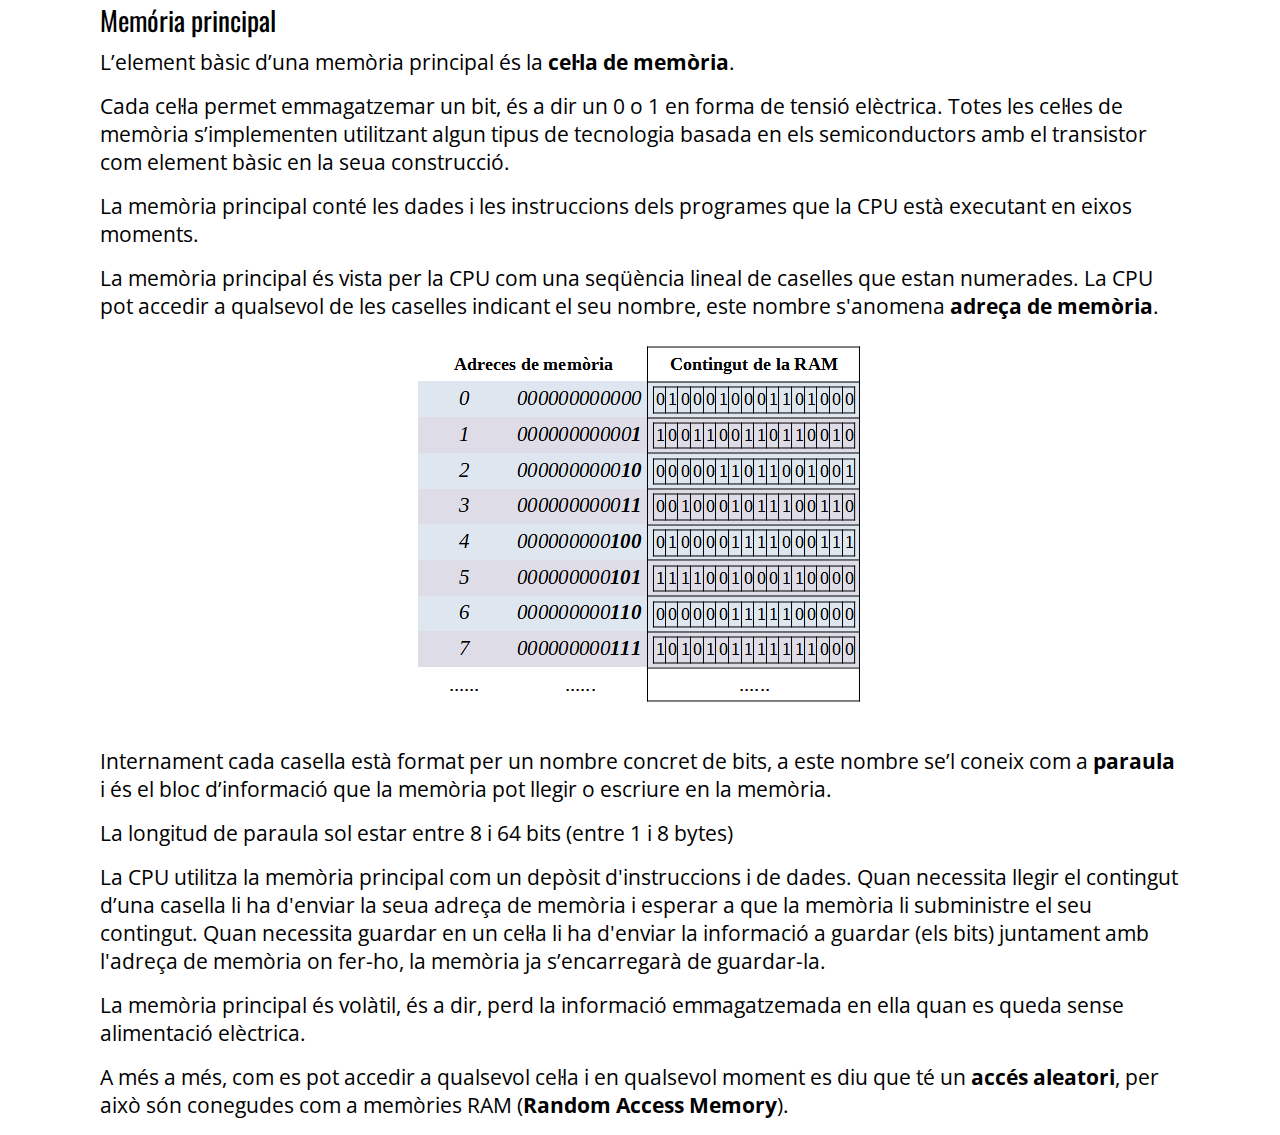
<file: pagina006_memoria_principal/pagina006_memoria_principal.html>
<!DOCTYPE html>
<html lang="ca">

<head>
	<meta charset="UTF-8">
	<meta http-equiv="X-UA-Compatible" content="IE=edge">
	<meta name="viewport" content="width=device-width, initial-scale=1.0">
	<title>Document</title>
	<link rel="preconnect" href="https://fonts.googleapis.com">
	<link rel="preconnect" href="https://fonts.gstatic.com" crossorigin>
	<link href="https://fonts.googleapis.com/css2?family=Open+Sans:wght@300&family=Oswald&display=swap" rel="stylesheet">
	<link rel="stylesheet" href="../estils/reset.css">
	<link rel="stylesheet" href="../estils/estils.css">
</head>

<body>

	<h3>Memória principal</h3>
	<p>
		L’element bàsic d’una memòria principal és la <strong>cel·la de memòria</strong>.
	</p>
	<p>
		Cada cel·la permet emmagatzemar un bit, és a dir un 0 o 1 en forma de tensió elèctrica.
		Totes les cel·les de memòria s’implementen utilitzant algun tipus de tecnologia basada en els semiconductors amb el transistor
		com element bàsic en la seua construcció.
	</p>
	<p>
		La memòria principal conté les dades i les instruccions dels programes que la CPU està executant en eixos moments.
	</p>
	<p>
		La memòria principal és vista per la CPU com una seqüència lineal de caselles que estan numerades.
		La CPU pot accedir a qualsevol de les caselles indicant el seu nombre, este nombre s'anomena <strong>adreça de memòria</strong>.
	</p>

	<figure>
		<img src="imatges/Adreces_memoria.png" />
	</figure>

	<p>
		Internament cada casella està format per un nombre concret de bits, a este nombre se’l coneix com a <strong>paraula</strong> i és
		el bloc d’informació que la memòria pot llegir o escriure en la memòria.
	</p>
	<p>
		La longitud de paraula sol estar entre 8 i 64 bits (entre 1 i 8 bytes)
	</p>
	<p>
		La CPU utilitza la memòria principal com un depòsit d'instruccions i de dades.
		Quan necessita llegir el contingut d’una casella li ha d'enviar la seua adreça de memòria i esperar a que la memòria li subministre
		el seu contingut.
		Quan necessita guardar en un cel·la li ha d'enviar la informació a guardar (els bits) juntament amb l'adreça de memòria on fer-ho,
		la memòria ja s’encarregarà de guardar-la.
	</p>

	<p>
		La memòria principal és volàtil, és a dir, perd la informació emmagatzemada en ella quan es queda sense alimentació elèctrica.
	</p>
	<p>
		A més a més, com es pot accedir a qualsevol cel·la i en qualsevol moment es diu que té un <strong>accés aleatori</strong>,
		per això són conegudes com a memòries RAM (<strong>Random Access Memory</strong>).
	</p>

</body>

</html>
</file>
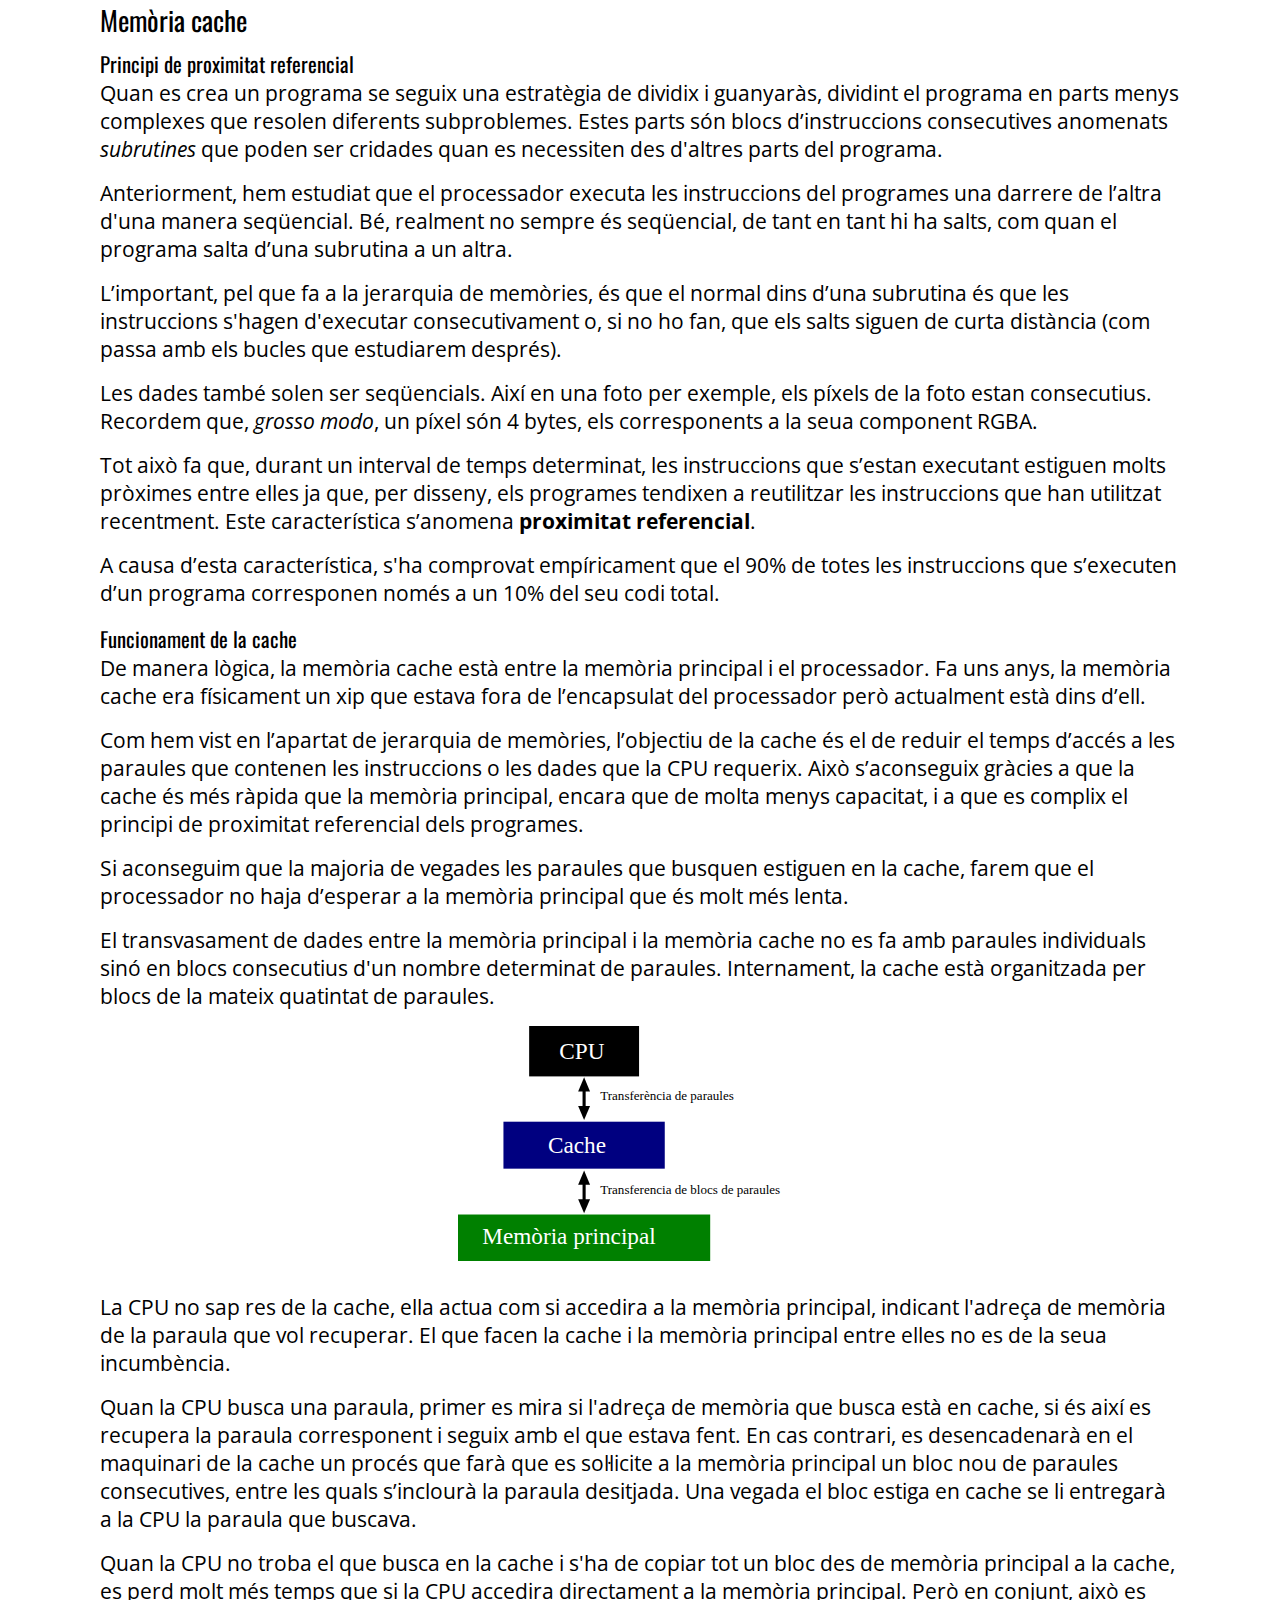
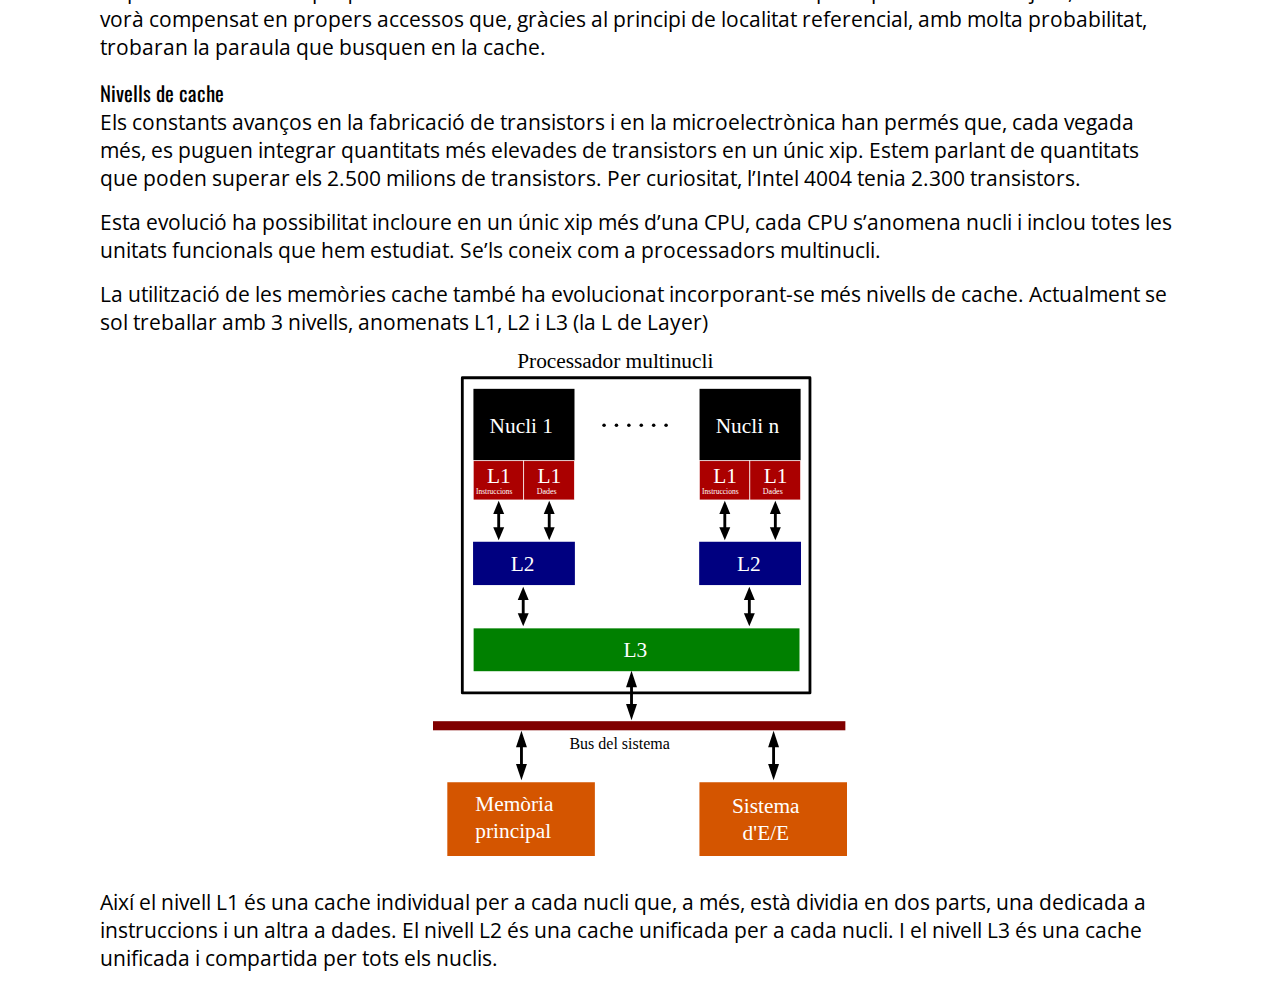
<file: pagina007_memoria_cache/pagina007_memoria_cache.html>
<!DOCTYPE html>
<html lang="ca">

<head>
	<meta charset="UTF-8">
	<meta http-equiv="X-UA-Compatible" content="IE=edge">
	<meta name="viewport" content="width=device-width, initial-scale=1.0">
	<title>Document</title>
	<link rel="preconnect" href="https://fonts.googleapis.com">
	<link rel="preconnect" href="https://fonts.gstatic.com" crossorigin>
	<link href="https://fonts.googleapis.com/css2?family=Open+Sans:wght@300&family=Oswald&display=swap" rel="stylesheet">
	<link rel="stylesheet" href="../estils/reset.css">
	<link rel="stylesheet" href="../estils/estils.css">
</head>

<body>

	<h3>Memòria cache</h3>


	<h4>Principi de proximitat referencial</h4>

	<p>
		Quan es crea un programa se seguix una estratègia de dividix i guanyaràs, dividint el programa en parts menys complexes que
		resolen diferents subproblemes.
		Estes parts són blocs d’instruccions consecutives anomenats <i>subrutines</i> que poden ser cridades quan es necessiten des
		d'altres parts del programa.
	</p>
	<p>
		Anteriorment, hem estudiat que el processador executa les instruccions del programes una darrere de l’altra d'una manera seqüencial.
		Bé, realment no sempre és seqüencial, de tant en tant hi ha salts, com quan el programa salta d’una subrutina a un altra.
	</p>
	<p>
		L’important, pel que fa a la jerarquia de memòries, és que el normal dins d’una subrutina és que les instruccions s'hagen
		d'executar consecutivament o, si no ho fan, que els salts siguen de curta distància (com passa amb els bucles que estudiarem després).
	</p>

	<p>
		Les dades també solen ser seqüencials. Així en una foto per exemple, els píxels de la foto estan consecutius. Recordem que,
		<i>grosso modo</i>, un píxel són 4 bytes, els corresponents a la seua component RGBA.
	</p>

	<p>
		Tot això fa que, durant un interval de temps determinat, les instruccions que s’estan executant estiguen molts pròximes
		entre elles ja que, per disseny, els programes tendixen a reutilitzar les instruccions que han utilitzat recentment.
		Este característica s’anomena <strong>proximitat referencial</strong>.
	</p>
	<p>
		A causa d’esta característica, s'ha comprovat empíricament que el 90% de totes les instruccions que s’executen d’un
		programa corresponen només a un 10% del seu codi total.
	</p>

	<h4>Funcionament de la cache</h4>

	<p>
		De manera lògica, la memòria cache està entre la memòria principal i el processador.
		Fa uns anys, la memòria cache era físicament un xip que estava fora de l’encapsulat del processador
		però actualment està dins d’ell.
	</p>

	<p>
		Com hem vist en l’apartat de jerarquia de memòries, l’objectiu de la cache és el de reduir el temps d’accés a les paraules que
		contenen les instruccions o les dades que la CPU requerix.
		Això s’aconseguix gràcies a que la cache és més ràpida que la memòria principal, encara que de molta menys capacitat, i a
		que es complix el principi de proximitat referencial dels programes.
	</p>

	<p>
		Si aconseguim que la majoria de vegades les paraules que busquen estiguen en la cache, farem que el processador no haja d’esperar
		a la memòria principal que és molt més lenta.
	</p>

	<p>
		El transvasament de dades entre la memòria principal i la memòria cache no es fa amb paraules individuals sinó en blocs
		consecutius d'un nombre determinat de paraules.
		Internament, la cache està organitzada per blocs de la mateix quatintat de paraules.
	</p>

	<figure>
		<img src="imatges/Cache_blocs_paraules.svg" />
	</figure>


	<p>
		La CPU no sap res de la cache, ella actua com si accedira a la memòria principal, indicant
		l'adreça de memòria de la paraula que vol recuperar.
		El que facen la cache i la memòria principal entre elles no es de la seua incumbència.
	</p>

	<p>
		Quan la CPU busca una paraula, primer es mira si l'adreça de memòria que busca està en cache,
		si és així es recupera la paraula corresponent i seguix amb el que estava fent.
		En cas contrari, es desencadenarà en el maquinari de la cache un procés que farà que es sol·licite a la memòria principal
		un bloc nou de paraules consecutives, entre les quals s’inclourà la paraula desitjada.
		Una vegada el bloc estiga en cache se li entregarà a la CPU la paraula que buscava.
	</p>


	<p>
		Quan la CPU no troba el que busca en la cache i s'ha de copiar tot un bloc des de memòria principal a la cache,
		es perd molt més temps que si la CPU accedira directament a la memòria principal.
		Però en conjunt, això es vorà compensat en propers accessos que, gràcies al principi de localitat referencial,
		amb molta probabilitat, trobaran la paraula que busquen en la cache.
	</p>


	<h4>Nivells de cache</h4>

	<p>
		Els constants avanços en la fabricació de transistors i en la microelectrònica han permés que, cada vegada més,
		es puguen integrar quantitats més elevades de transistors en un únic xip.
		Estem parlant de quantitats que poden superar els 2.500 milions de transistors.
		Per curiositat, l’Intel 4004 tenia 2.300 transistors.
	</p>
	<p>
		Esta evolució ha possibilitat incloure en un únic xip més d’una CPU, cada CPU s’anomena nucli i inclou totes les unitats
		funcionals que hem estudiat. Se’ls coneix com a processadors multinucli.
	</p>
	<p>
		La utilització de les memòries cache també ha evolucionat incorporant-se més nivells de cache.
		Actualment se sol treballar amb 3 nivells, anomenats L1, L2 i L3 (la L de Layer)
	</p>

	<figure>
		<img src="imatges/Processador_multinucli.svg" />
	</figure>

	<p>
		Així el nivell L1 és una cache individual per a cada nucli que, a més, està dividia en dos parts, una dedicada a
		instruccions i un altra a dades.
		El nivell L2 és una cache unificada per a cada nucli.
		I el nivell L3 és una cache unificada i compartida per tots els nuclis.
	</p>













</body>

</html>
</file>
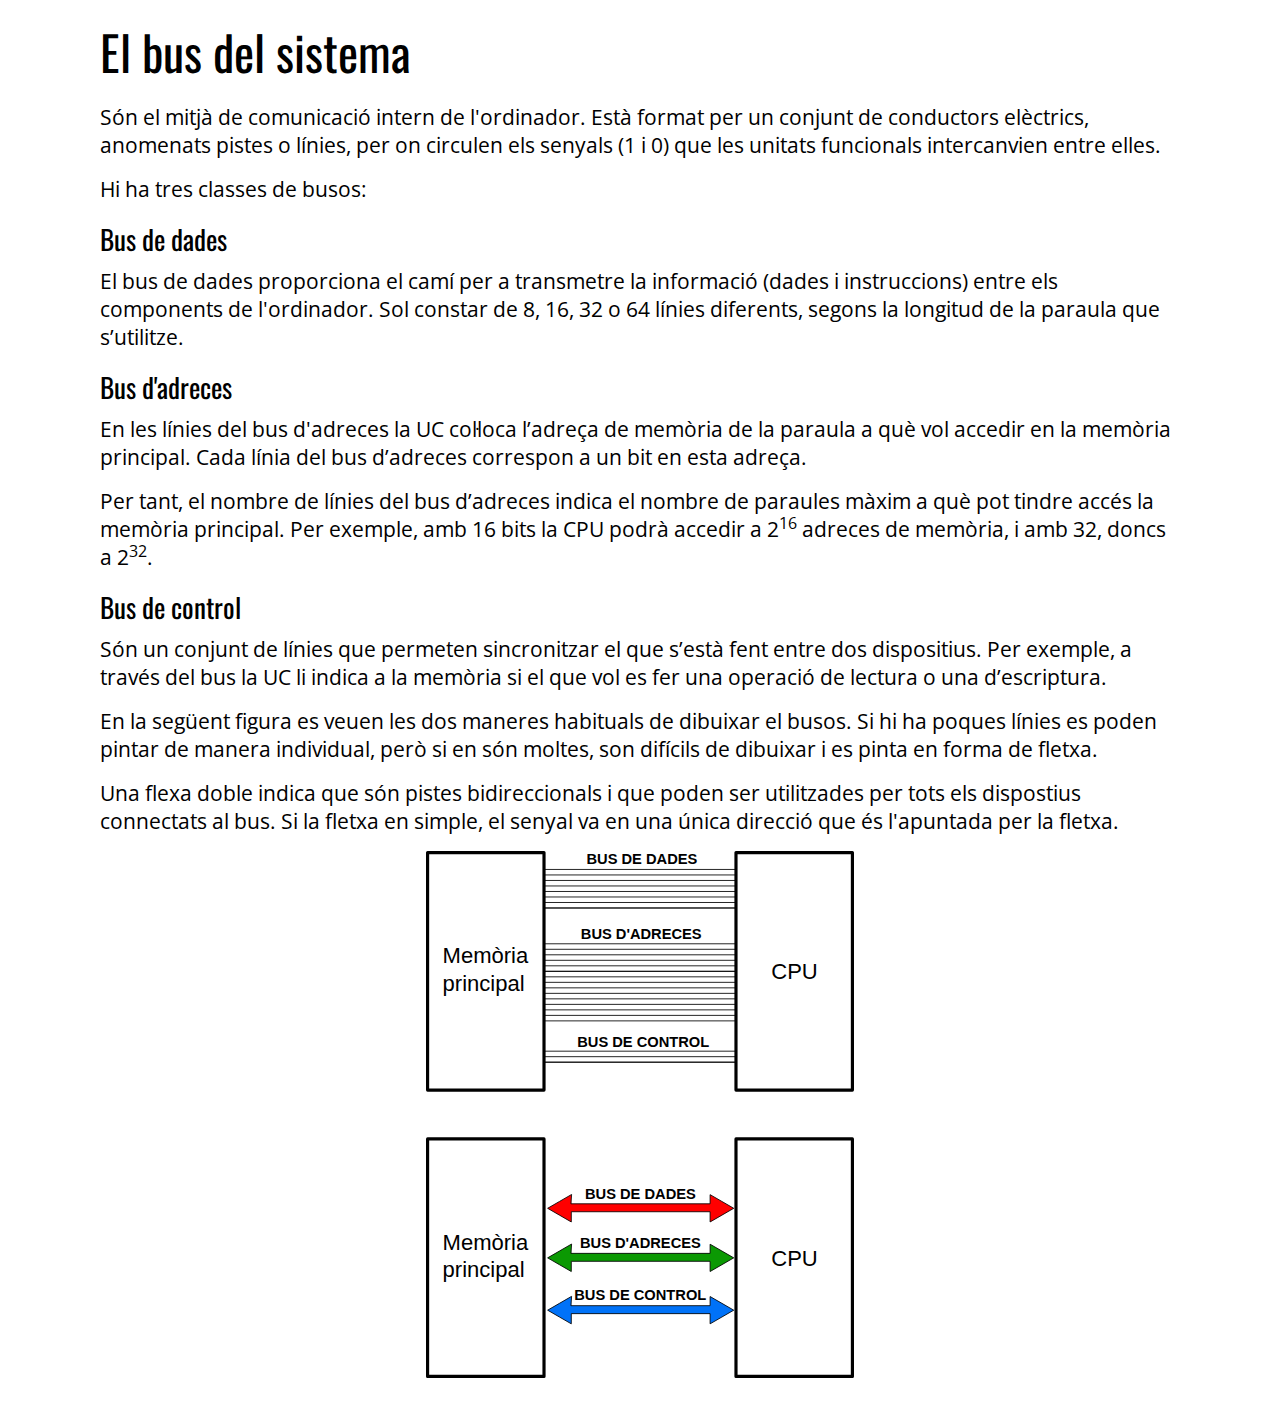
<file: pagina008_bus_sistema/pagina008_bus_sistema.html>
<!DOCTYPE html>
<html lang="ca">

<head>
	<meta charset="UTF-8">
	<meta http-equiv="X-UA-Compatible" content="IE=edge">
	<meta name="viewport" content="width=device-width, initial-scale=1.0">
	<title>Document</title>
	<link rel="preconnect" href="https://fonts.googleapis.com">
	<link rel="preconnect" href="https://fonts.gstatic.com" crossorigin>
	<link href="https://fonts.googleapis.com/css2?family=Open+Sans:wght@300&family=Oswald&display=swap" rel="stylesheet">
	<link rel="stylesheet" href="../estils/reset.css">
	<link rel="stylesheet" href="../estils/estils.css">
</head>

<body>

	<h2>El bus del sistema</h2>

	<p>
		Són el mitjà de comunicació intern de l'ordinador.
		Està format per un conjunt de conductors elèctrics, anomenats pistes o línies, per on circulen els senyals (1 i 0)
		que les unitats funcionals intercanvien entre elles.
	</p>

	<p>
		Hi ha tres classes de busos:
	</p>

	<h3>Bus de dades</h3>
	<p>
		El bus de dades proporciona el camí per a transmetre la informació (dades i instruccions) entre els components de l'ordinador.
		Sol constar de 8, 16, 32 o 64 línies diferents, segons la longitud de la paraula que s’utilitze.
	</p>

	<h3>Bus d'adreces</h3>
	<p>
		En les línies del bus d'adreces la UC col·loca l’adreça de memòria de la paraula a què vol accedir en la memòria principal.
		Cada línia del bus d’adreces correspon a un bit en esta adreça.

	</p>
	<p>
		Per tant, el nombre de línies del bus d’adreces indica el nombre de paraules màxim a què pot tindre accés la memòria principal.
		Per exemple, amb 16 bits la CPU podrà accedir a 2<sup>16</sup> adreces de memòria, i amb 32, doncs a 2<sup>32</sup>.
	</p>

	<h3>Bus de control</h3>
	<p>
		Són un conjunt de línies que permeten sincronitzar el que s’està fent entre dos dispositius.
		Per exemple, a través del bus la UC li indica a la memòria si el que vol es fer una operació de lectura o una d’escriptura.
	</p>

	<p>
		En la següent figura es veuen les dos maneres habituals de dibuixar el busos.
		Si hi ha poques línies es poden pintar de manera individual, però si en són moltes, son difícils de dibuixar
		i es pinta en forma de fletxa.
	</p>

	<p>
		Una flexa doble indica que són pistes bidireccionals i que poden ser utilitzades per tots els dispostius connectats al bus.
		Si la fletxa en simple, el senyal va en una única direcció que és l'apuntada per la fletxa.
	</p>

	<figure>
		<img src="imatges/busos.svg" />
	</figure>









</body>

</html>
</file>
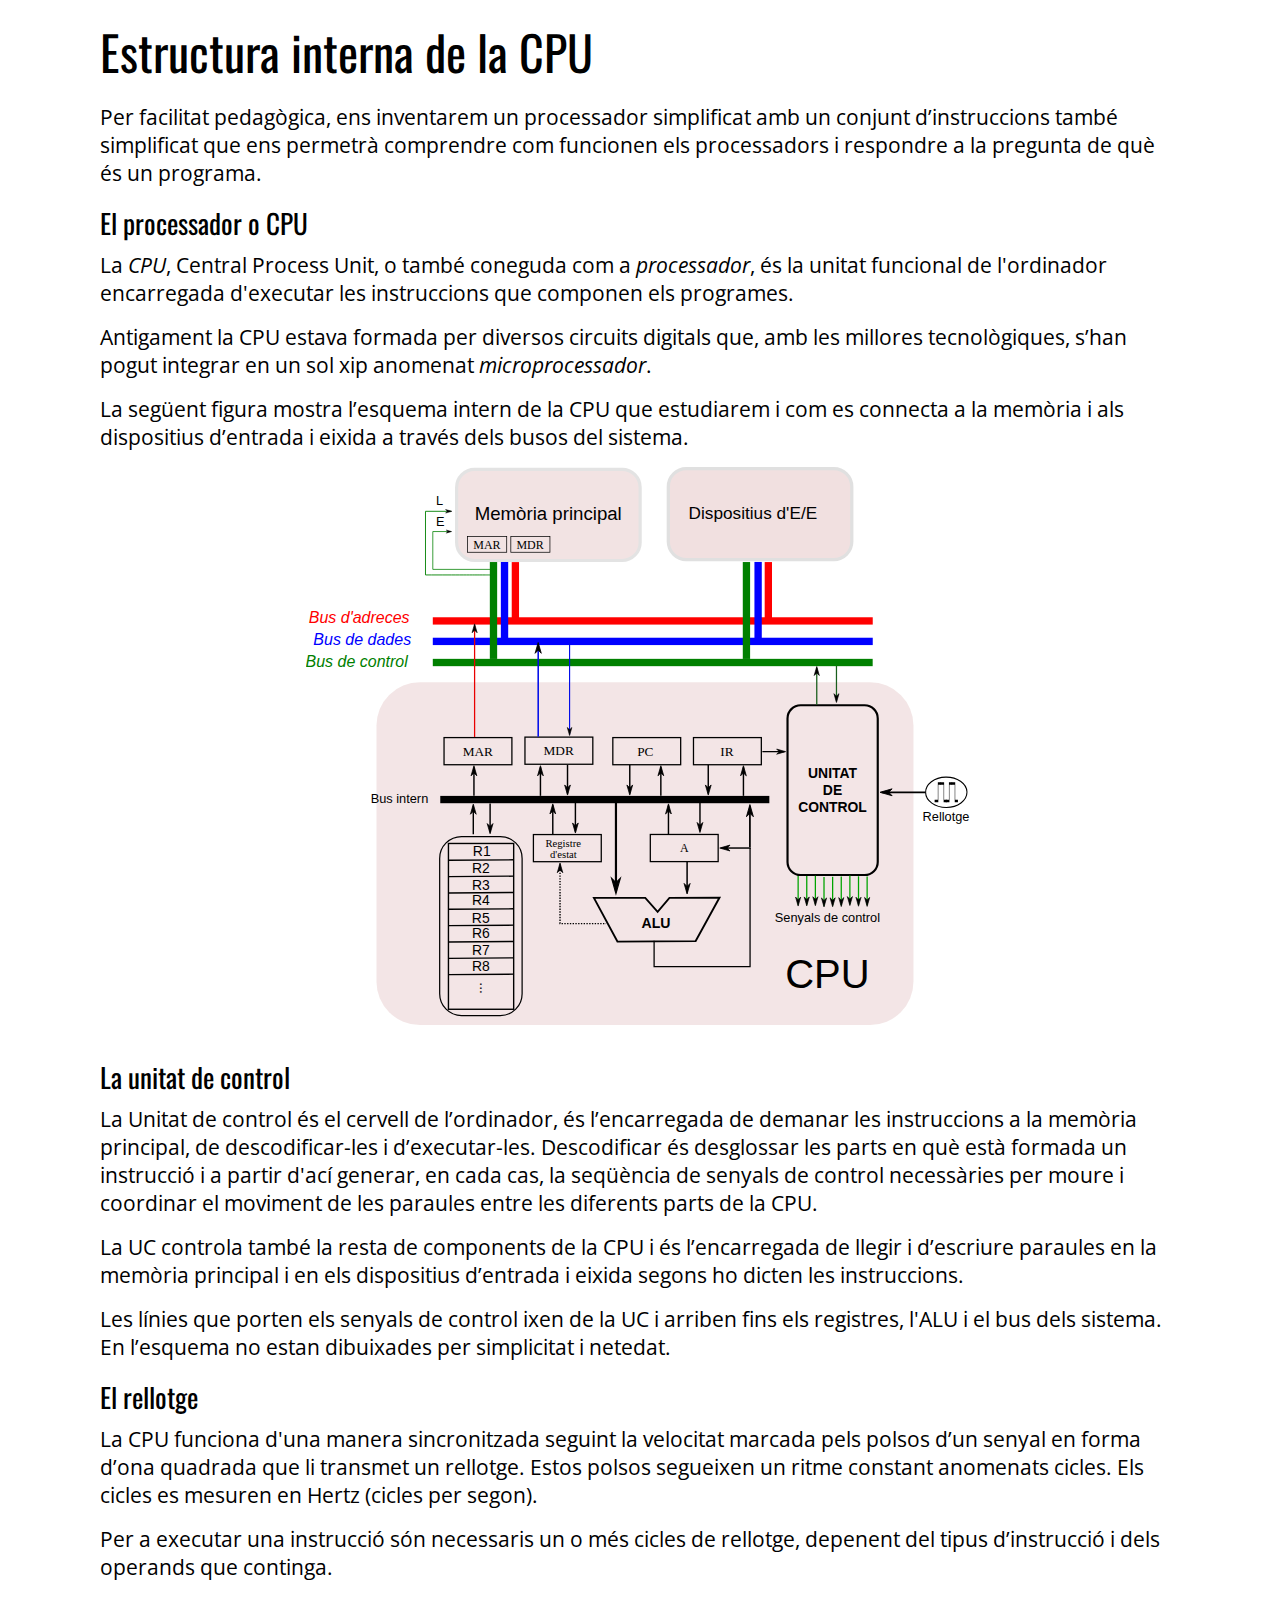
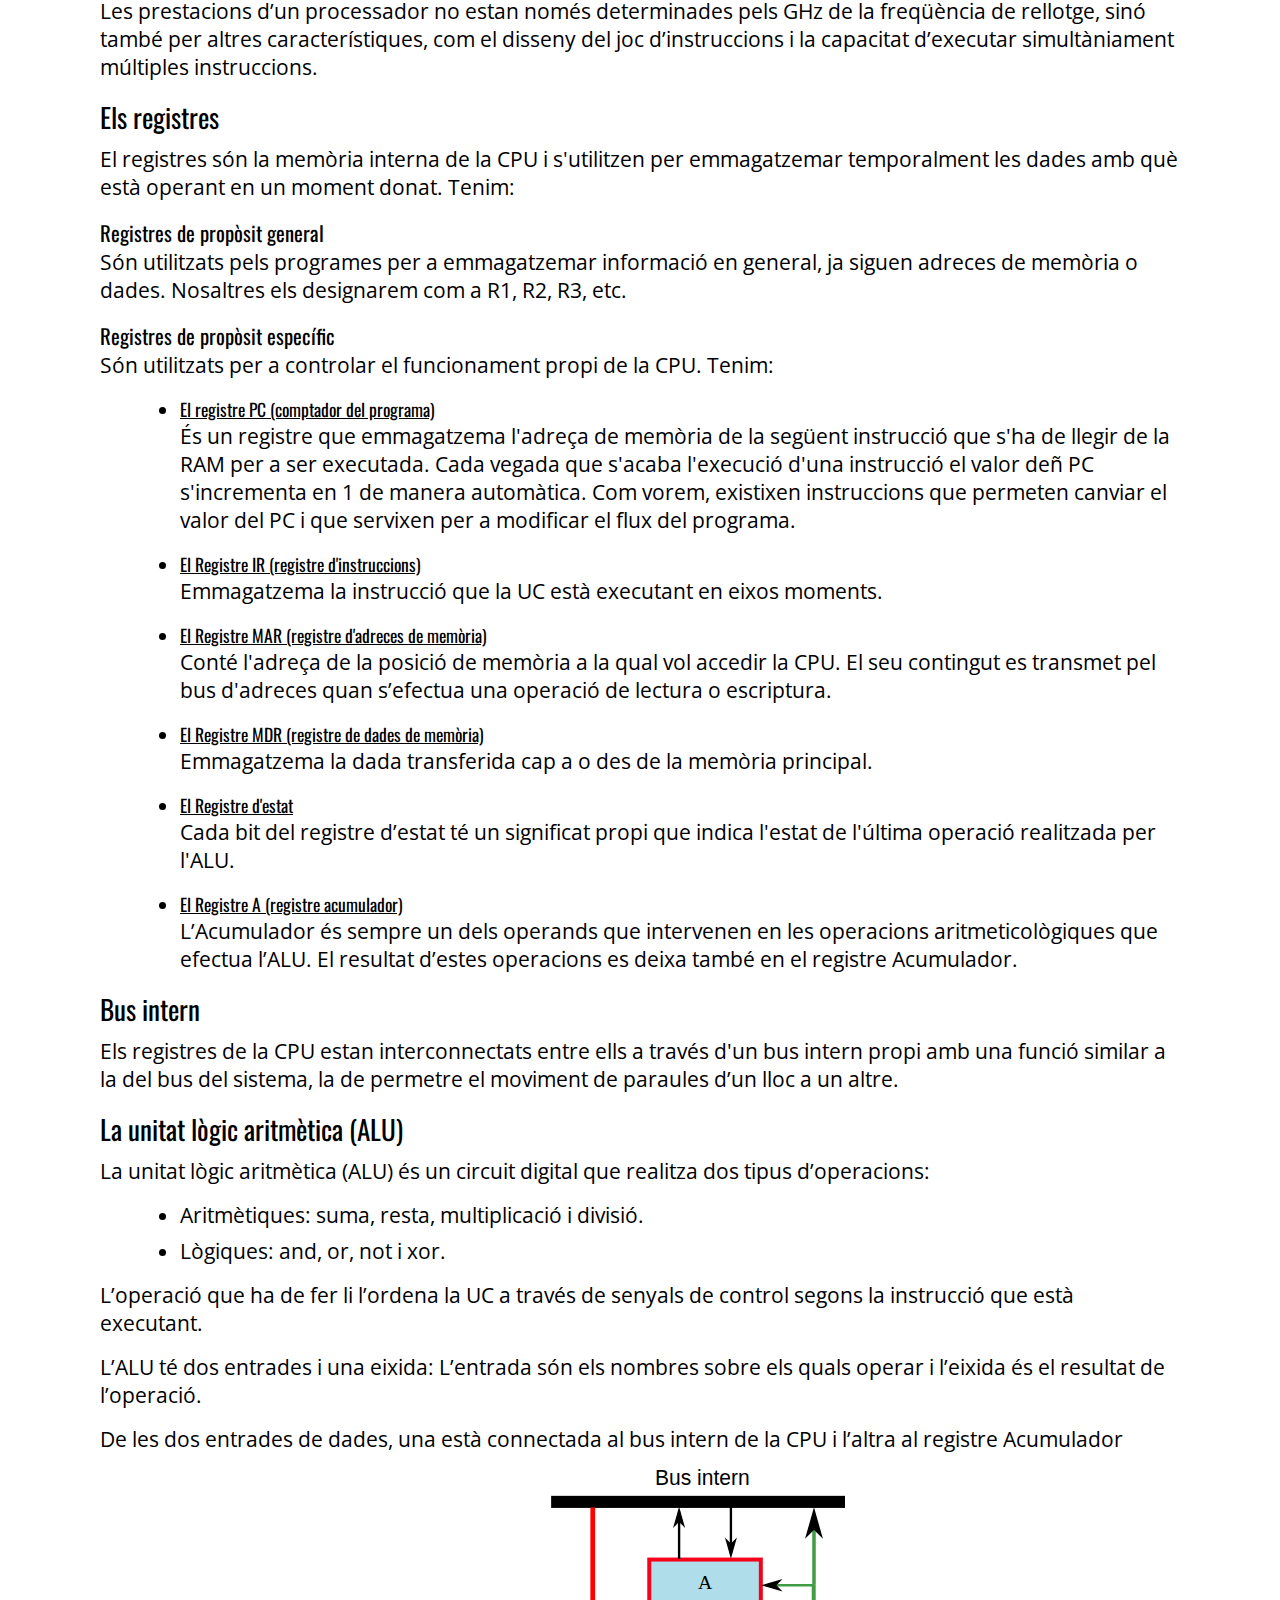
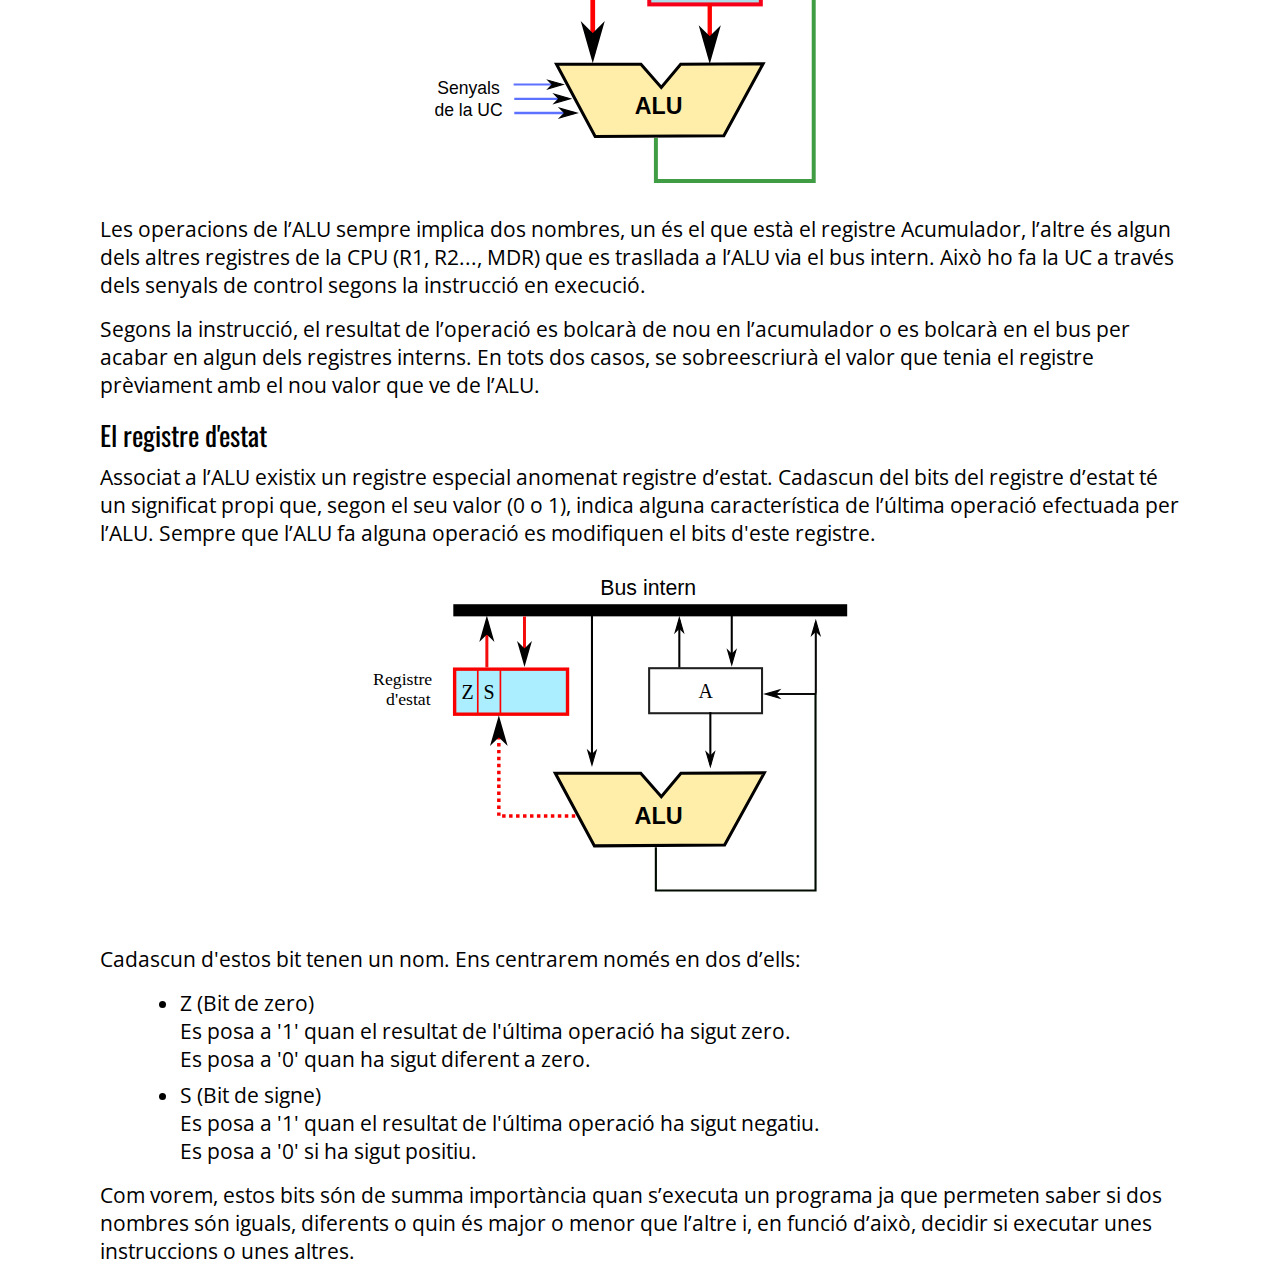
<file: pagina009_Estructura_interna_CPU/pagina009_Estructura_interna_CPU.html>
<!DOCTYPE html>
<html lang="ca">

<head>
	<meta charset="UTF-8">
	<meta http-equiv="X-UA-Compatible" content="IE=edge">
	<meta name="viewport" content="width=device-width, initial-scale=1.0">
	<title>Document</title>
	<link rel="preconnect" href="https://fonts.googleapis.com">
	<link rel="preconnect" href="https://fonts.gstatic.com" crossorigin>
	<link href="https://fonts.googleapis.com/css2?family=Open+Sans:wght@300&family=Oswald&display=swap" rel="stylesheet">
	<link rel="stylesheet" href="../estils/reset.css">
	<link rel="stylesheet" href="../estils/estils.css">
</head>

<body>

	<h2>Estructura interna de la CPU</h2>

	<p>
		Per facilitat pedagògica, ens inventarem un processador simplificat amb un conjunt d’instruccions també simplificat
		que ens permetrà comprendre com funcionen els processadors i respondre a la pregunta de què és un programa.
	</p>

	<h3>El processador o CPU</h3>
	<p>
		La <i>CPU</i>, Central Process Unit, o també coneguda com a <i>processador</i>, és la unitat funcional de l'ordinador encarregada d'executar
		les instruccions que componen els programes.
	</p>
	<p>
		Antigament la CPU estava formada per diversos circuits digitals que, amb les millores tecnològiques,
		s’han pogut integrar en un sol xip anomenat <i>microprocessador</i>.
	</p>
	<p>
		La següent figura mostra l’esquema intern de la CPU que estudiarem i com es connecta a la memòria i als dispositius
		d’entrada i eixida a través dels busos del sistema.
	</p>

	<figure>
		<img src="imatges/CPU.svg" />
	</figure>

	<h3>La unitat de control</h3>
	<p>
		La Unitat de control és el cervell de l’ordinador,
		és l’encarregada de demanar les instruccions a la memòria principal, de descodificar-les i d’executar-les.
		Descodificar és desglossar les parts en què està formada un instrucció i a partir d'ací generar, en cada cas, la
		seqüència de senyals de control necessàries per moure i coordinar el moviment de les paraules entre les diferents
		parts de la CPU.
	</p>
	<p>
		La UC controla també la resta de components de la CPU i és l’encarregada de llegir i d’escriure paraules en la memòria
		principal i en els dispositius d’entrada i eixida segons ho dicten les instruccions.
	</p>

	<p>
		Les línies que porten els senyals de control ixen de la UC i arriben fins els registres, l'ALU i el bus dels sistema.
		En l’esquema no estan dibuixades per simplicitat i netedat.
	</p>

	<h3>El rellotge</h3>
	<p>
		La CPU funciona d'una manera sincronitzada seguint la velocitat marcada pels polsos d’un senyal en forma d’ona quadrada que
		li transmet un rellotge.
		Estos polsos segueixen un ritme constant anomenats cicles.
		Els cicles es mesuren en Hertz (cicles per segon).
	</p>
	<p>
		Per a executar una instrucció són necessaris un o més cicles de rellotge, depenent del tipus d’instrucció i dels operands que
		continga.
	</p>
	<p>
		Les prestacions d’un processador no estan només determinades pels GHz de la freqüència de rellotge, sinó també per altres
		característiques, com el disseny del joc d’instruccions i la capacitat d’executar simultàniament múltiples instruccions.
	</p>

	<h3>Els registres</h3>
	<p>
		El registres són la memòria interna de la CPU i s'utilitzen per emmagatzemar temporalment les dades amb què està operant en
		un moment donat. Tenim:
	</p>
	<h4>Registres de propòsit general</h4>
	<P>
		Són utilitzats pels programes per a emmagatzemar informació en general, ja siguen adreces de memòria o dades.
		Nosaltres els designarem com a R1, R2, R3, etc.
	</P>

	<h4>Registres de propòsit específic</h4>
	<p>
		Són utilitzats per a controlar el funcionament propi de la CPU. Tenim:
	</p>


	<ul>
		<li>
			<h5>El registre PC (comptador del programa)</h5>
			<p>
				És un registre que emmagatzema l'adreça de memòria de la següent instrucció que s'ha de llegir de la RAM per a ser executada.
				Cada vegada que s'acaba l'execució d'una instrucció el valor deñ PC s'incrementa en 1 de manera automàtica.
				Com vorem, existixen instruccions que permeten canviar el valor del PC i que servixen per a modificar el flux del programa.
			</p>
		</li>
		<li>
			<h5> El Registre IR (registre d'instruccions)</h5>
			<p>
				Emmagatzema la instrucció que la UC està executant en eixos moments.
			</p>
		</li>
		<li>
			<h5>El Registre MAR (registre d'adreces de memòria)</h5>
			<p>
				Conté l'adreça de la posició de memòria a la qual vol accedir la CPU.
				El seu contingut es transmet pel bus d'adreces quan s’efectua una operació de lectura o escriptura.
			</p>
		</li>
		<li>
			<h5>El Registre MDR (registre de dades de memòria)</h5>
			<p>
				Emmagatzema la dada transferida cap a o des de la memòria principal.
			</p>
		</li>
		<li>
			<h5>El Registre d'estat</h5>
			<p>
				Cada bit del registre d’estat té un significat propi que indica l'estat de l'última operació realitzada per l'ALU.
			</p>
		</li>
		<li>
			<h5>El Registre A (registre acumulador)</h5>
			<p>
				L’Acumulador és sempre un dels operands que intervenen en les operacions aritmeticològiques que efectua l’ALU.
				El resultat d’estes operacions es deixa també en el registre Acumulador.
			</p>
		</li>
	</ul>

	<h3>Bus intern</h3>
	<p>
		Els registres de la CPU estan interconnectats entre ells a través d'un bus intern propi amb una funció similar a la del
		bus del sistema, la de permetre el moviment de paraules d’un lloc a un altre.
	</p>



	<h3>La unitat lògic aritmètica (ALU)</h3>

	<p>
		La unitat lògic aritmètica (ALU) és un circuit digital que realitza dos tipus d’operacions:
	</p>
	<ul>
		<li>
			Aritmètiques: suma, resta, multiplicació i divisió.
		</li>
		<li>
			Lògiques: and, or, not i xor.
		</li>
	</ul>

	<p>
		L’operació que ha de fer li l’ordena la UC a través de senyals de control segons la instrucció que està executant.
	</p>

	<p>
		L’ALU té dos entrades i una eixida:
		L’entrada són els nombres sobre els quals operar i l’eixida és el resultat de l’operació.
	</p>

	<p>
		De les dos entrades de dades, una està connectada al bus intern de la CPU i l’altra al registre Acumulador
	</p>

	<figure>
		<img src="imatges/ALU.svg" />
	</figure>

	<p>
		Les operacions de l’ALU sempre implica dos nombres, un és el que està el registre Acumulador,
		l’altre és algun dels altres registres de la CPU (R1, R2..., MDR) que es trasllada a l’ALU via el bus intern.
		Això ho fa la UC a través dels senyals de control segons la instrucció en execució.
	</p>

	<p>
		Segons la instrucció, el resultat de l’operació es bolcarà de nou en l’acumulador o es bolcarà en el bus per acabar
		en algun dels registres interns.
		En tots dos casos, se sobreescriurà el valor que tenia el registre prèviament amb el nou valor que ve de l’ALU.
	</p>



	<h3>El registre d'estat</h3>

	<p>
		Associat a l’ALU existix un registre especial anomenat registre d’estat.
		Cadascun del bits del registre d’estat té un significat propi que, segon el seu valor (0 o 1), indica alguna característica
		de l’última operació efectuada per l’ALU.
		Sempre que l’ALU fa alguna operació es modifiquen el bits d'este registre.
	</p>

	<figure>
		<img src="imatges/Registre_estat.svg" />
	</figure>

	<p>
		Cadascun d'estos bit tenen un nom. Ens centrarem només en dos d’ells:
	</p>
	<ul>
		<li>
			Z (Bit de zero)<br>
			Es posa a '1' quan el resultat de l'última operació ha sigut zero.<br>
			Es posa a '0' quan ha sigut diferent a zero.
		</li>
		<li>
			S (Bit de signe)<br>
			Es posa a '1' quan el resultat de l'última operació ha sigut negatiu.<br>
			Es posa a '0' si ha sigut positiu.
		</li>
	</ul>

	<p>
		Com vorem, estos bits són de summa importància quan s’executa un programa ja que permeten saber si dos nombres són iguals,
		diferents o quin és major o menor que l’altre i, en funció d’això, decidir si executar unes instruccions o unes altres.
	</p>

</body>

</html>
</file>
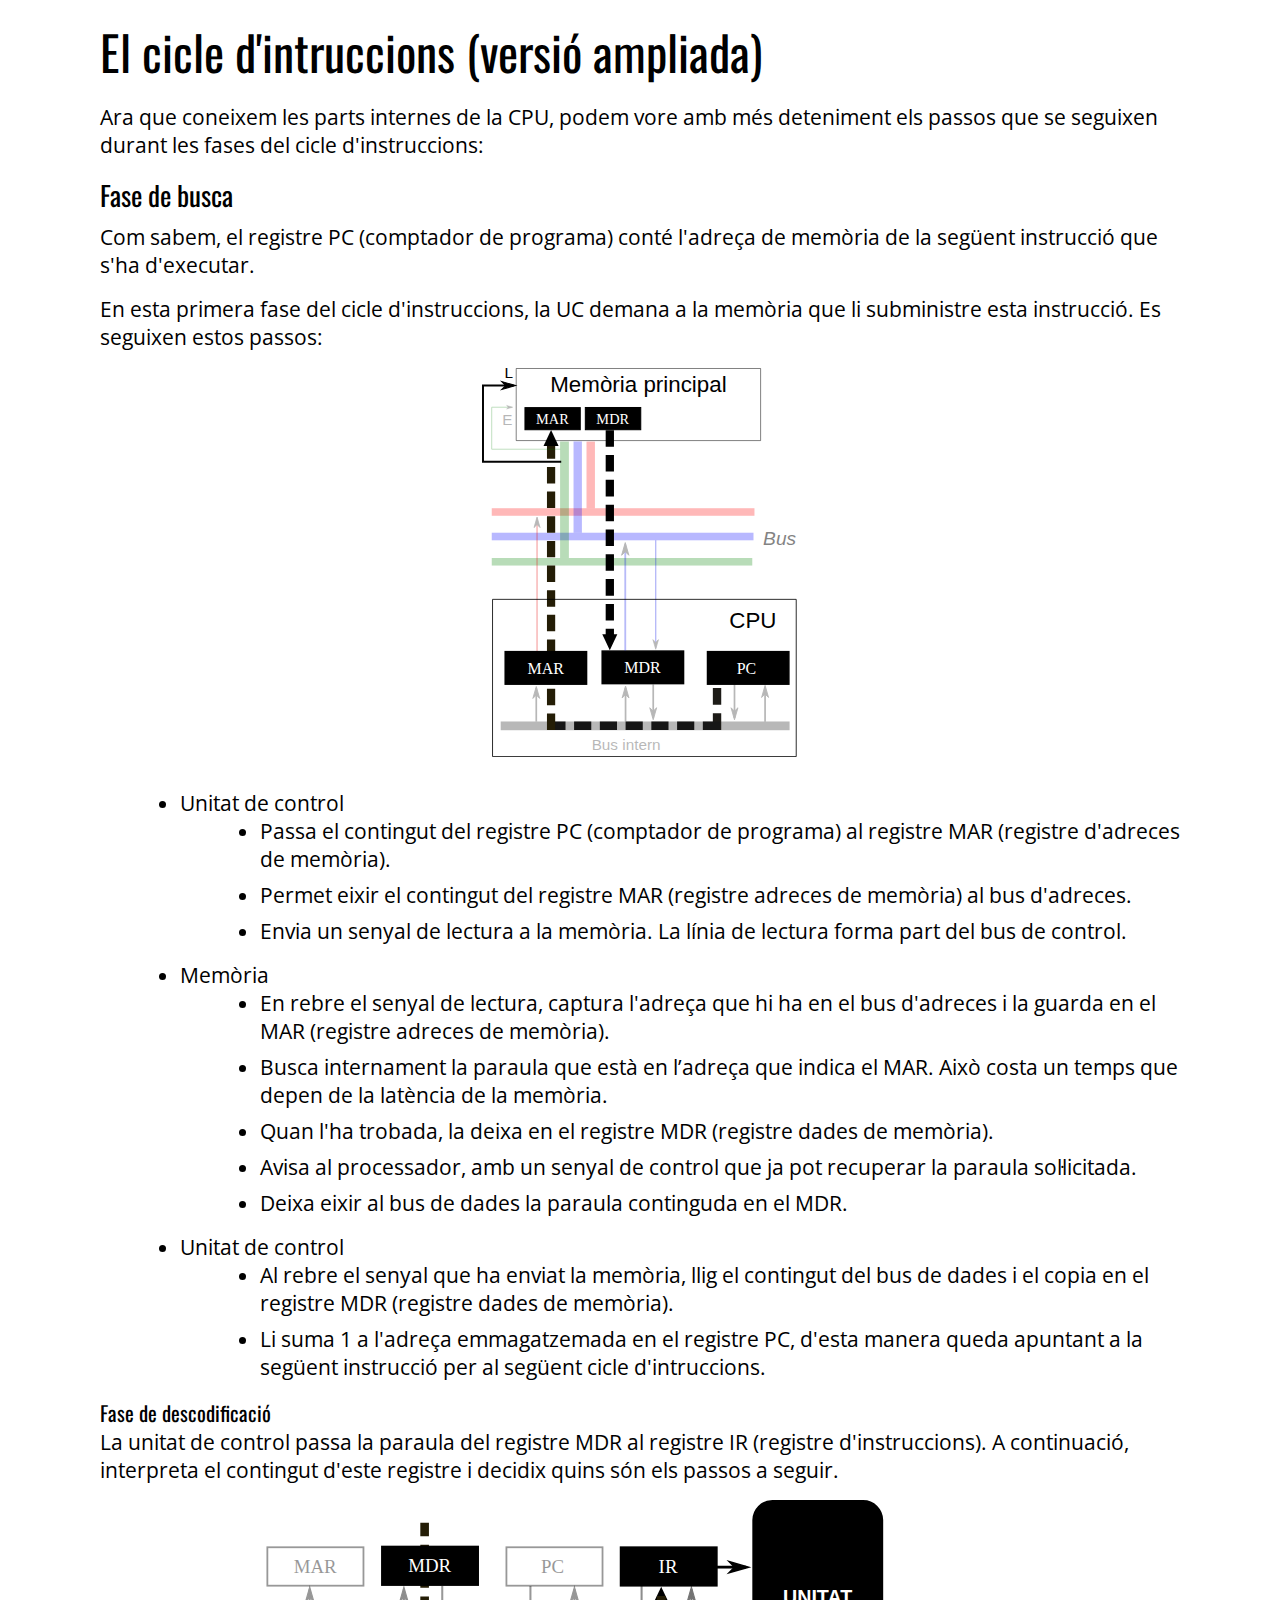
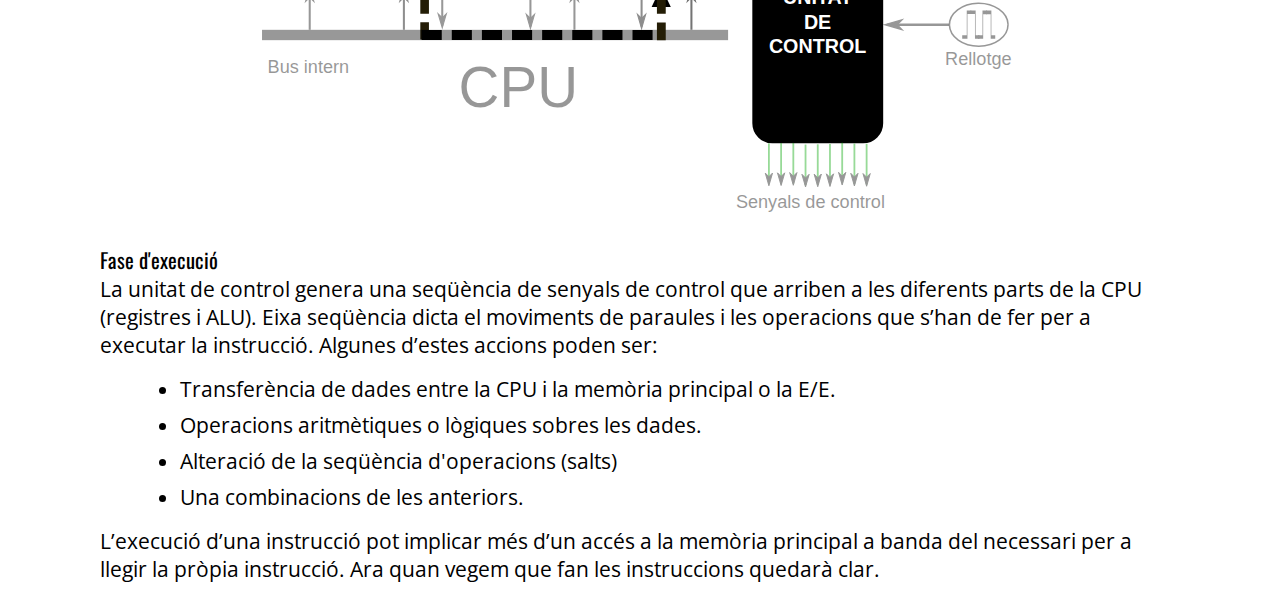
<file: pagina010_Cicle_intruccions_ampliada/pagina010_Cicle_introduccions_ampliada.html>
<!DOCTYPE html>
<html lang="ca">

<head>
	<meta charset="UTF-8">
	<meta http-equiv="X-UA-Compatible" content="IE=edge">
	<meta name="viewport" content="width=device-width, initial-scale=1.0">
	<title>Document</title>
	<link rel="preconnect" href="https://fonts.googleapis.com">
	<link rel="preconnect" href="https://fonts.gstatic.com" crossorigin>
	<link href="https://fonts.googleapis.com/css2?family=Open+Sans:wght@300&family=Oswald&display=swap" rel="stylesheet">
	<link rel="stylesheet" href="../estils/reset.css">
	<link rel="stylesheet" href="../estils/estils.css">
</head>

<body>

	<h2>El cicle d'intruccions (versió ampliada)</h2>

	<p>
		Ara que coneixem les parts internes de la CPU, podem vore amb més deteniment els passos que se seguixen durant
		les fases del cicle d'instruccions:
	</p>

	<h3>Fase de busca</h3>

	<p>
		Com sabem, el registre PC (comptador de programa) conté l'adreça de memòria de la següent instrucció que s'ha d'executar.
	</p>
	<p>
		En esta primera fase del cicle d'instruccions, la UC demana a la memòria que li subministre esta instrucció.
		Es seguixen estos passos:
	</p>

	<figure>
		<img src="imatges/Fase_busca.svg" />
	</figure>


	<ul>
		<li>
			Unitat de control
			<ol>
				<li>
					Passa el contingut del registre PC (comptador de programa) al registre MAR (registre d'adreces de memòria).
				</li>
				<li>
					Permet eixir el contingut del registre MAR (registre adreces de memòria) al bus d'adreces.
				</li>
				<li>
					Envia un senyal de lectura a la memòria. La línia de lectura forma part del bus de control.
				</li>
			</ol>
		</li>
		<li>
			Memòria
			<ol>
				<li>
					En rebre el senyal de lectura, captura l'adreça que hi ha en el bus d'adreces i la guarda en el
					MAR (registre adreces de memòria).
				</li>
				<li>
					Busca internament la paraula que està en l’adreça que indica el MAR.
					Això costa un temps que depen de la latència de la memòria.
				</li>
				<li>
					Quan l'ha trobada, la deixa en el registre MDR (registre dades de memòria).
				</li>
				<li>
					Avisa al processador, amb un senyal de control que ja pot recuperar la paraula sol·licitada.
				</li>
				<li>
					Deixa eixir al bus de dades la paraula continguda en el MDR.
				</li>
			</ol>
		</li>
		<li>
			Unitat de control
			<ol>
				<li>
					Al rebre el senyal que ha enviat la memòria, llig el contingut del bus de dades i el copia en el
					registre MDR (registre dades de memòria).
				</li>
				<li>
					Li suma 1 a l'adreça emmagatzemada en el registre PC,
					d'esta manera queda apuntant a la següent instrucció per al següent cicle d'intruccions.
				</li>
			</ol>
		</li>
	</ul>

	<h4>Fase de descodificació</h4>
	<p>
		La unitat de control passa la paraula del registre MDR al registre IR (registre d'instruccions).
		A continuació, interpreta el contingut d'este registre i decidix quins són els passos a seguir.
	</p>

	<figure>
		<img src="imatges/Fase_descodificacio.svg" />
	</figure>

	<h4>Fase d'execució</h4>
	<p>
		La unitat de control genera una seqüència de senyals de control que arriben a les diferents parts de la CPU (registres i ALU).
		Eixa seqüència dicta el moviments de paraules i les operacions que s’han de fer per a executar la instrucció.
		Algunes d’estes accions poden ser:
	<ul>
		<li>
			Transferència de dades entre la CPU i la memòria principal o la E/E.
		</li>
		<li>
			Operacions aritmètiques o lògiques sobres les dades.
		</li>
		<li>
			Alteració de la seqüència d'operacions (salts)
		</li>
		<li>
			Una combinacions de les anteriors.
		</li>
	</ul>
	</p>

	<p>
		L’execució d’una instrucció pot implicar més d’un accés a la memòria principal a banda del necessari per a llegir
		la pròpia instrucció. Ara quan vegem que fan les instruccions quedarà clar.
	</p>


</body>

</html>
</file>
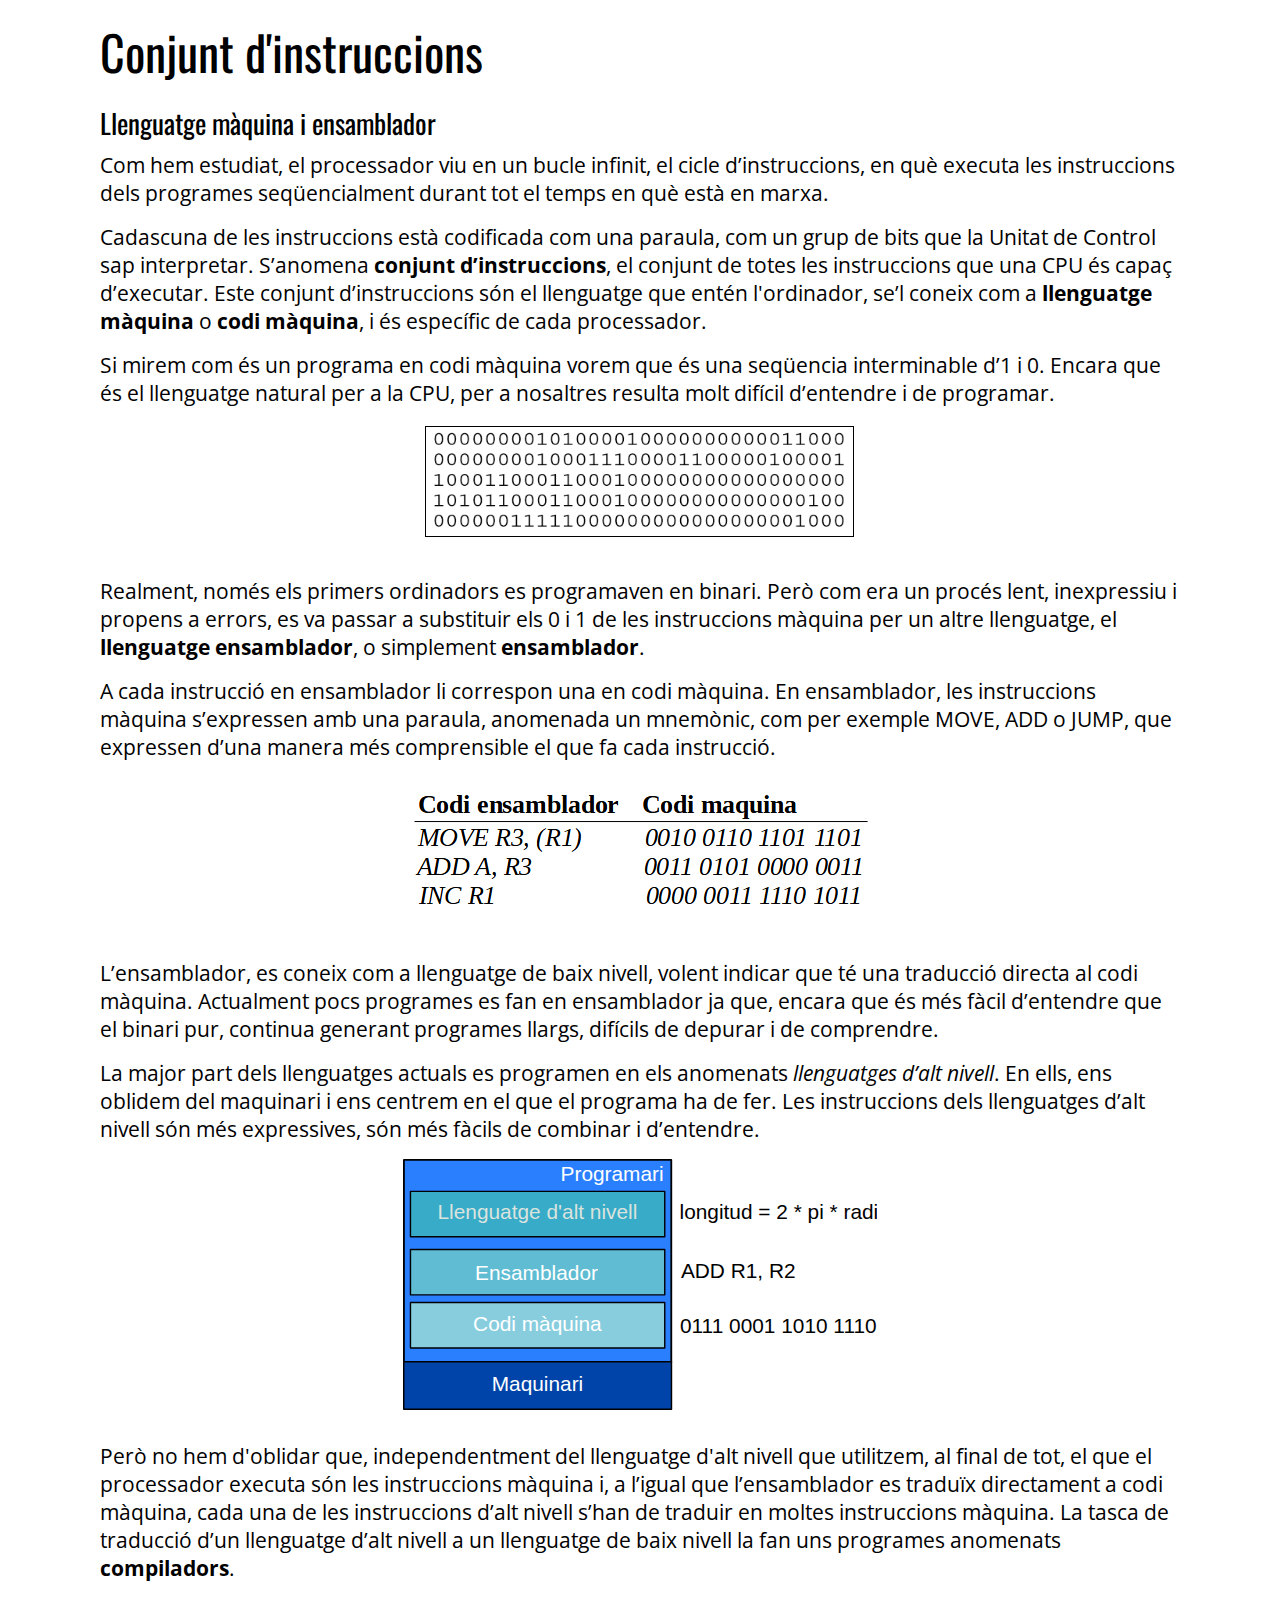
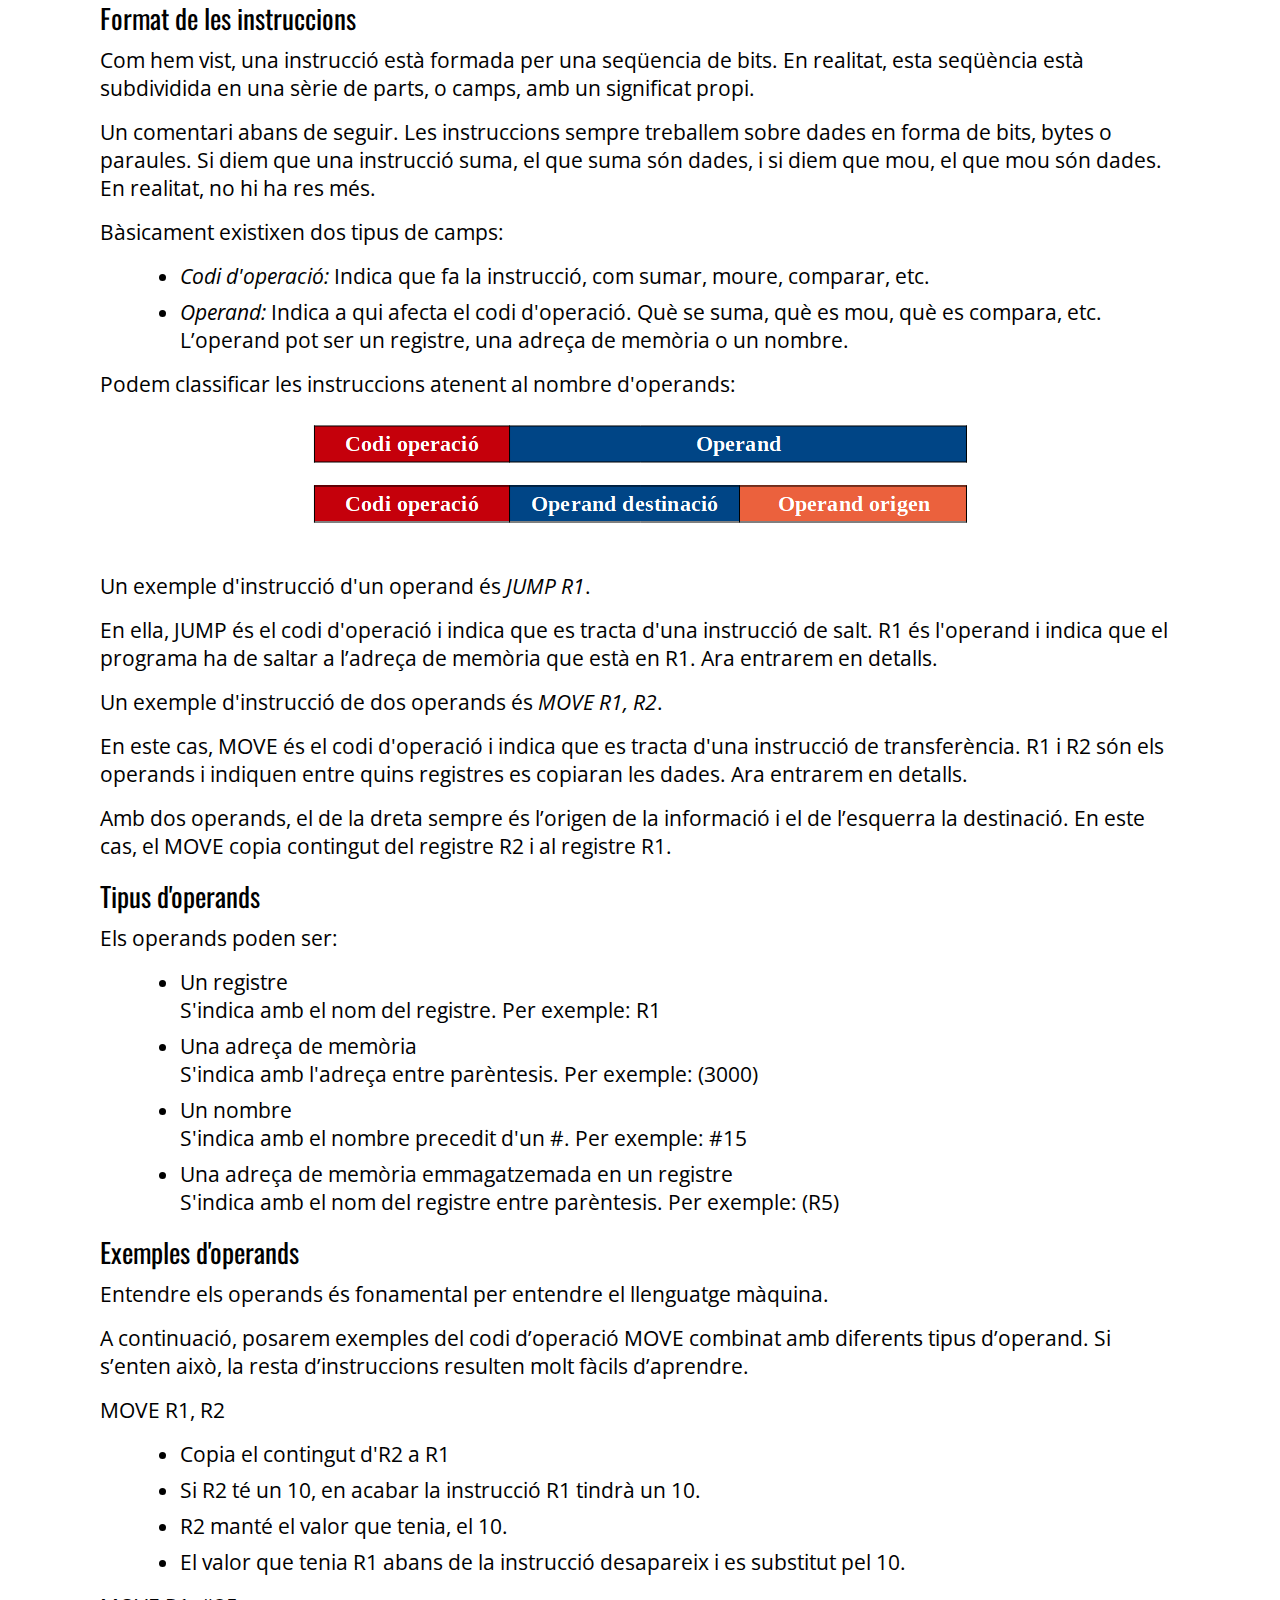
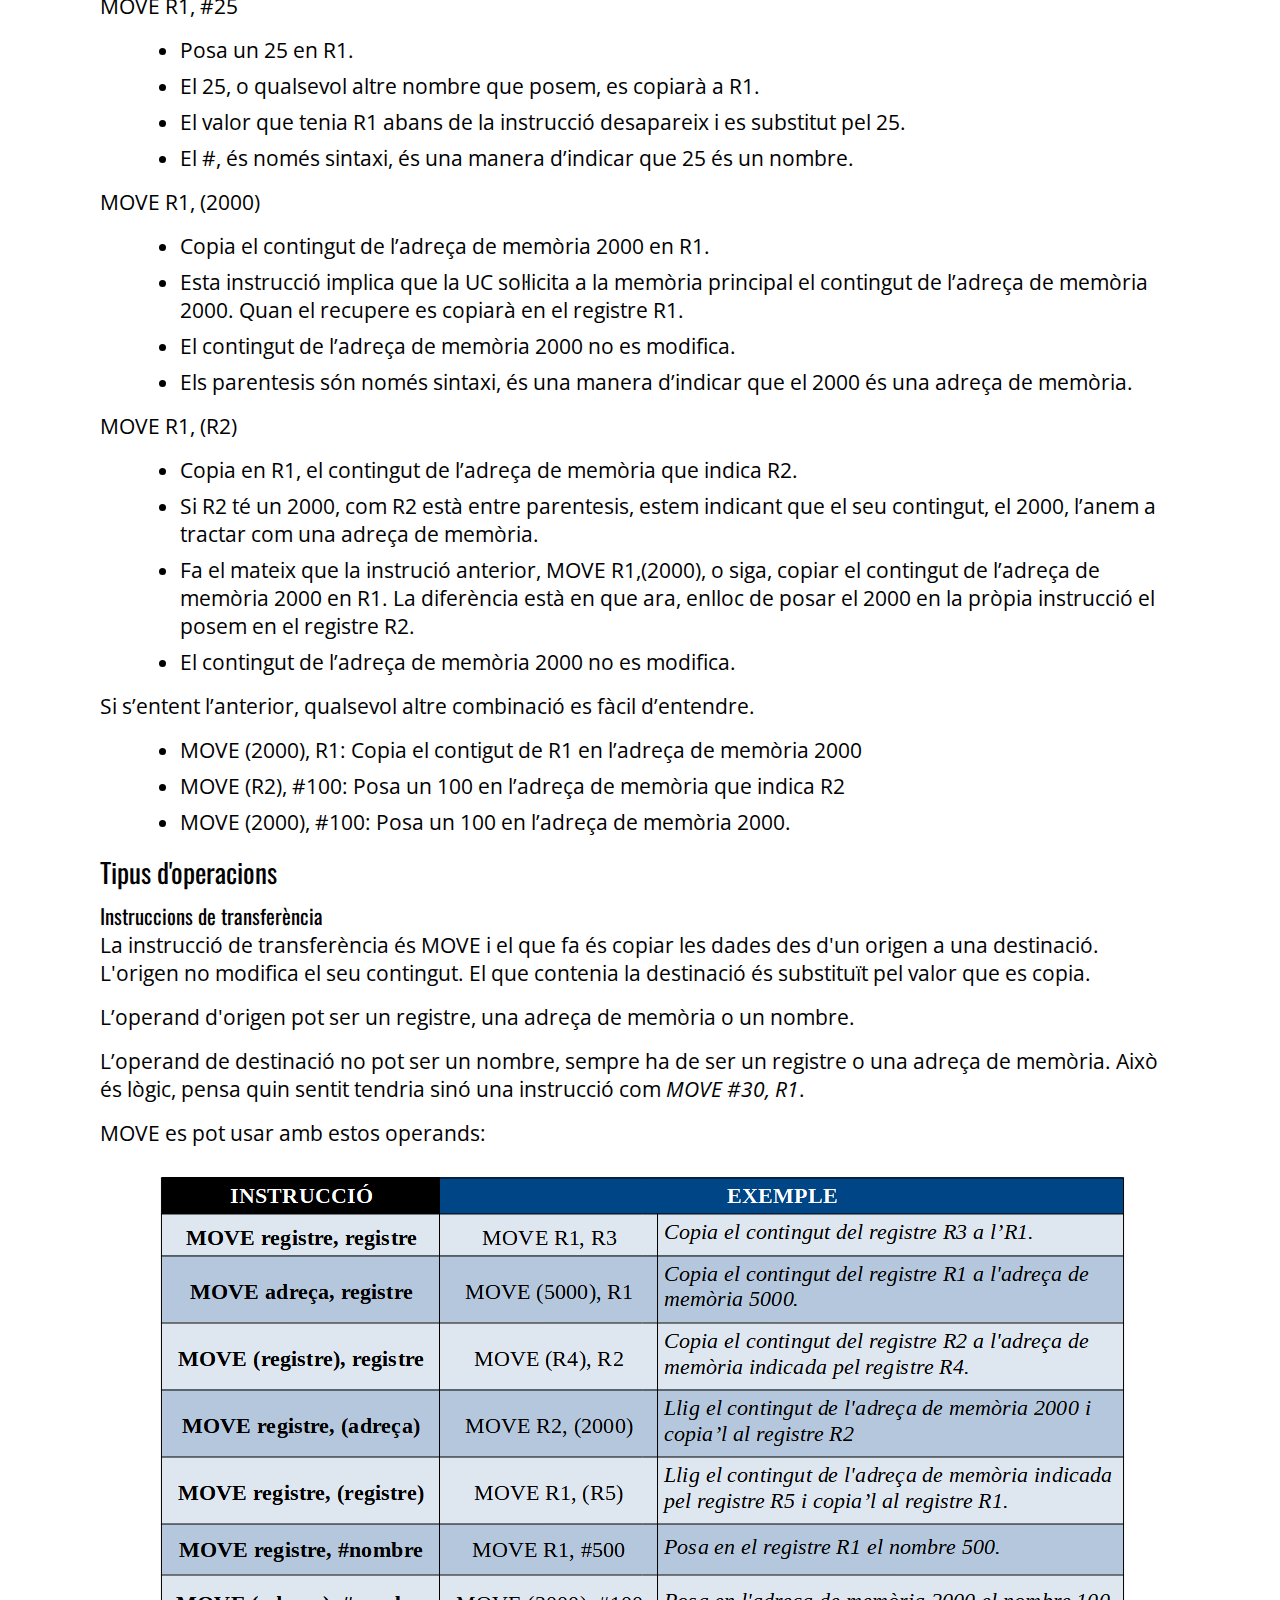
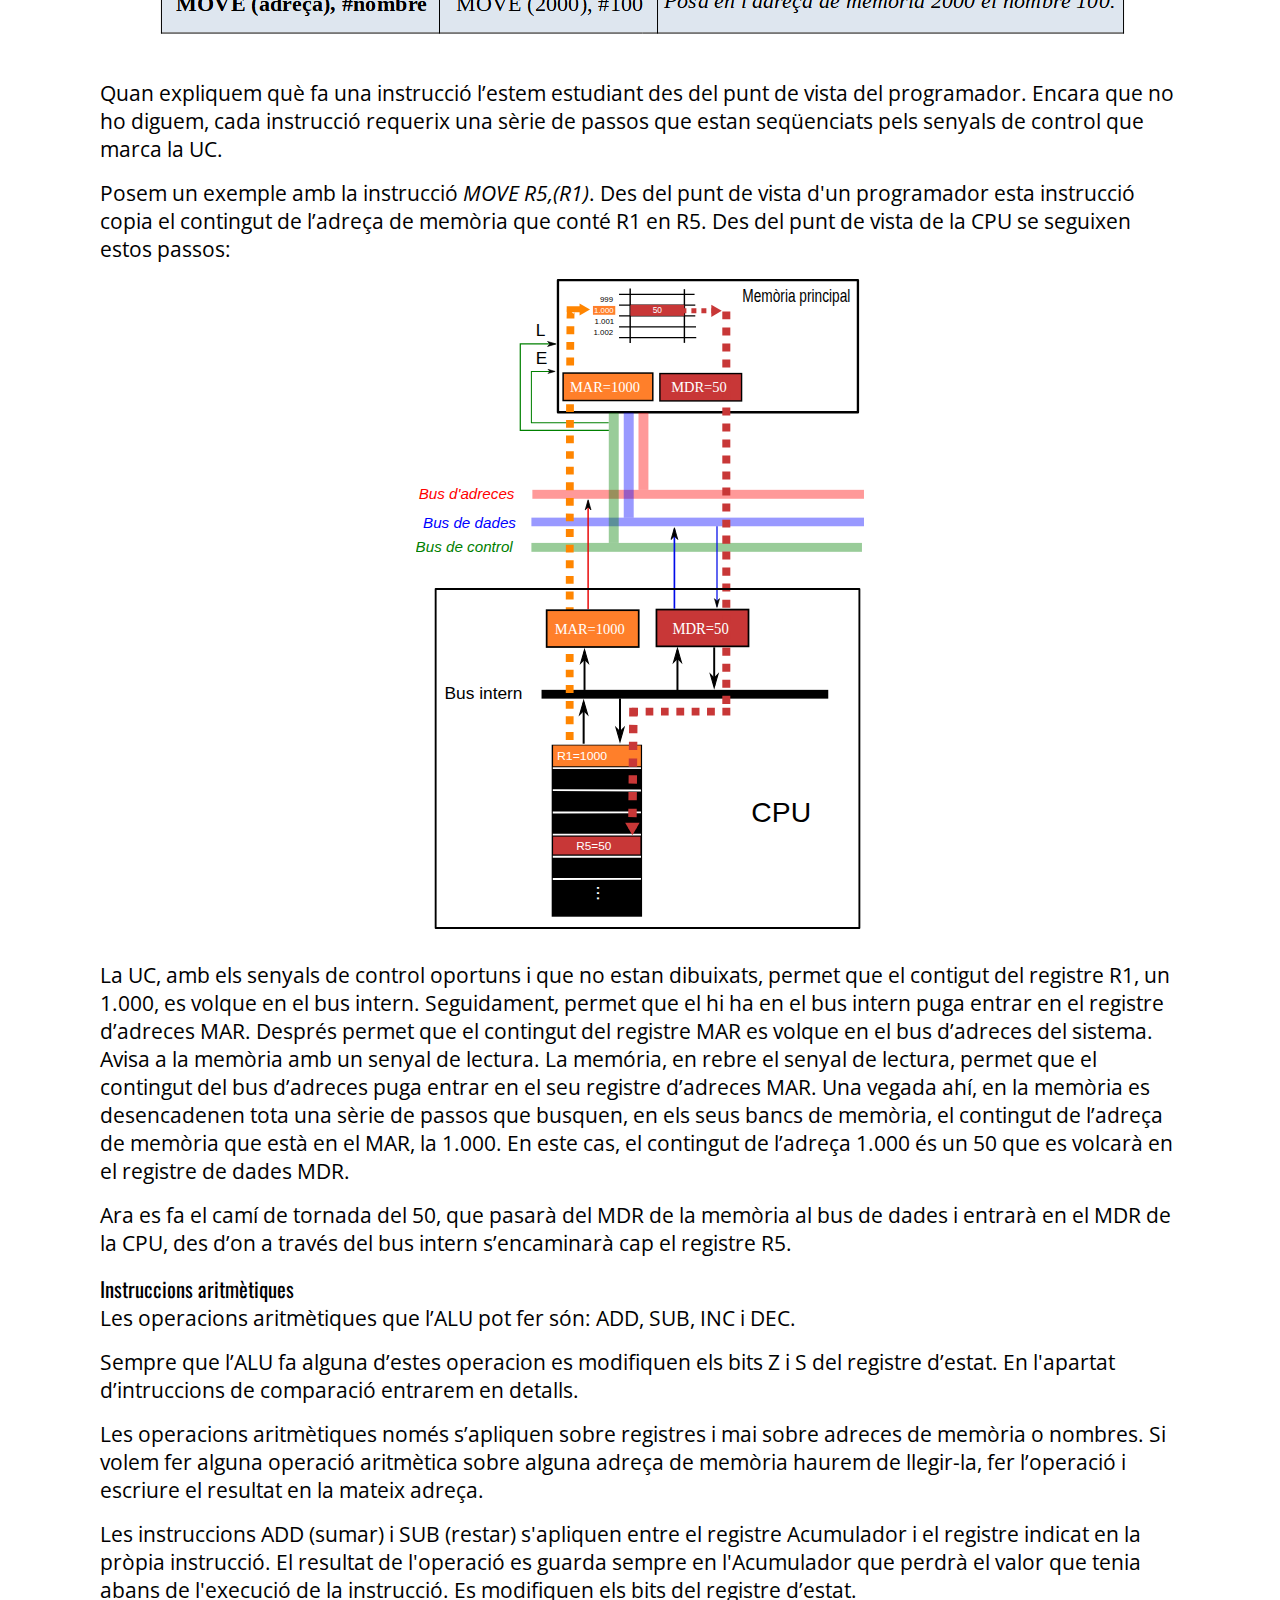
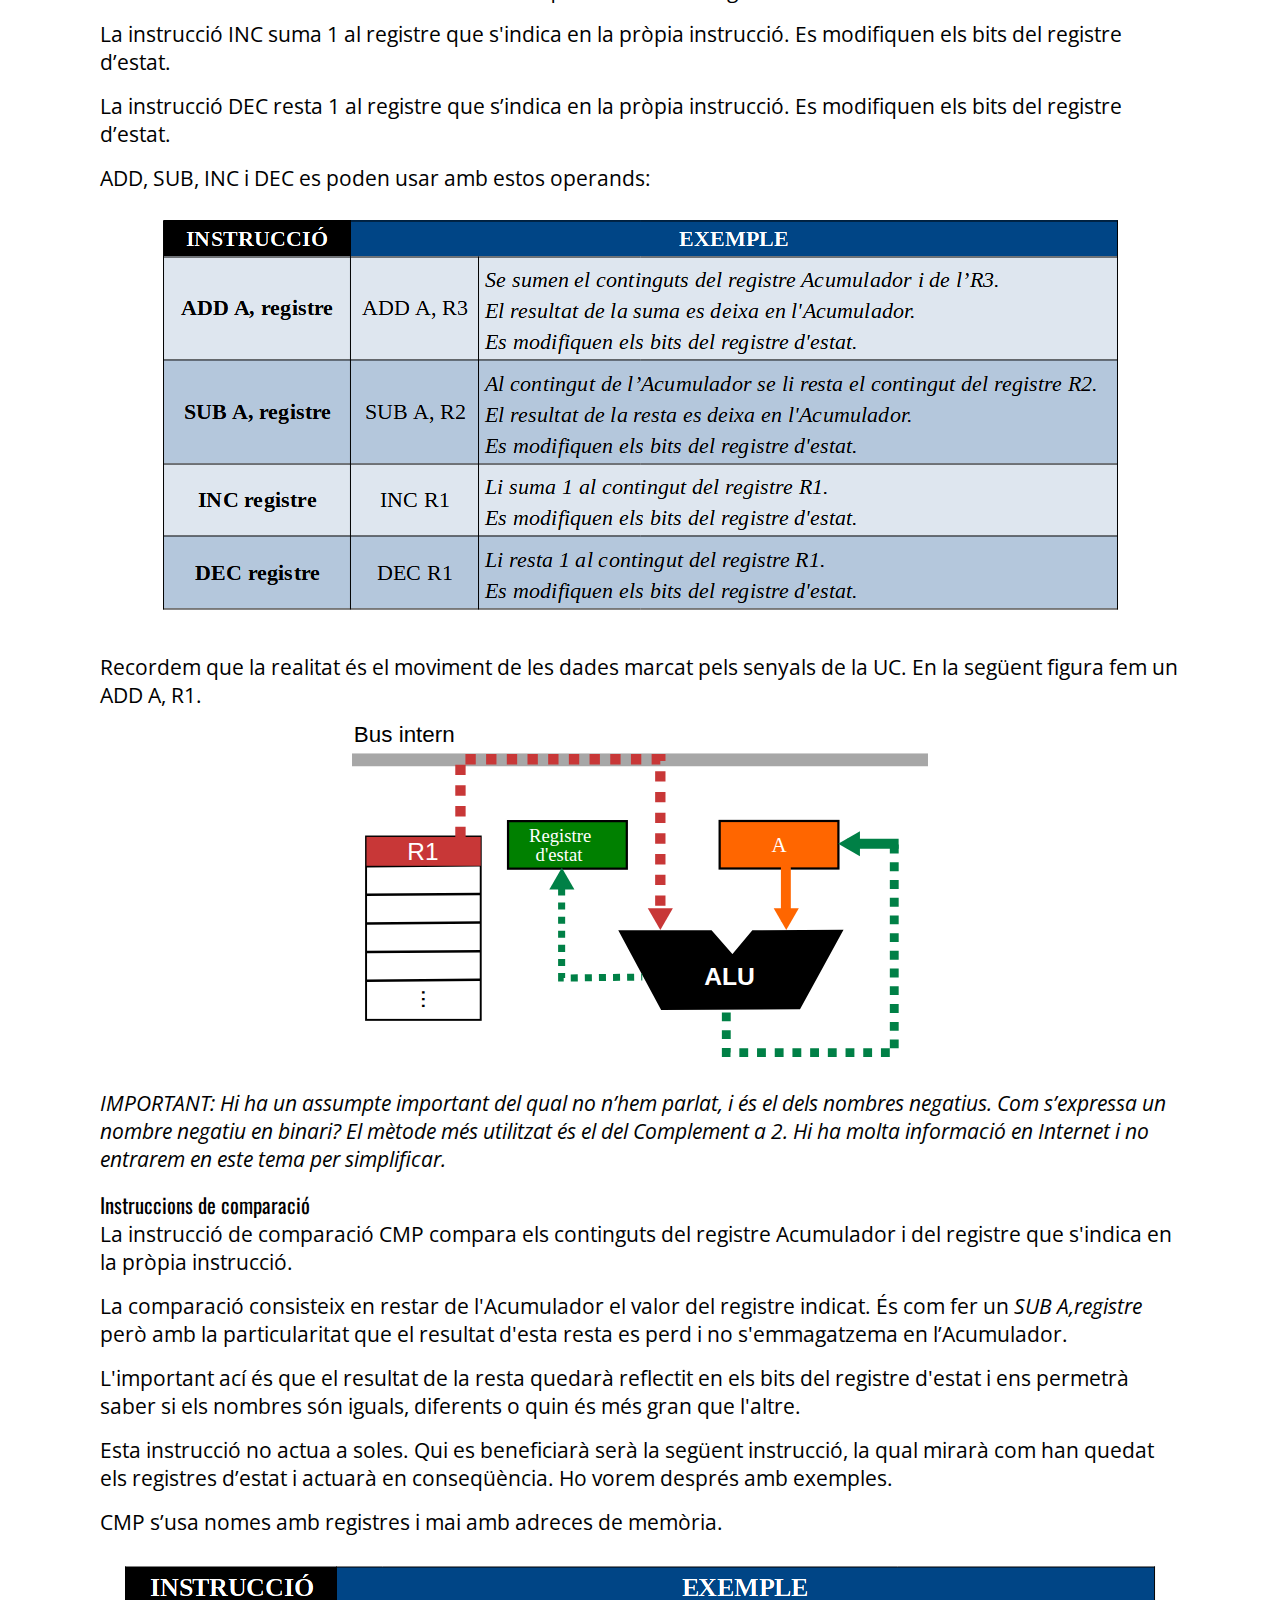
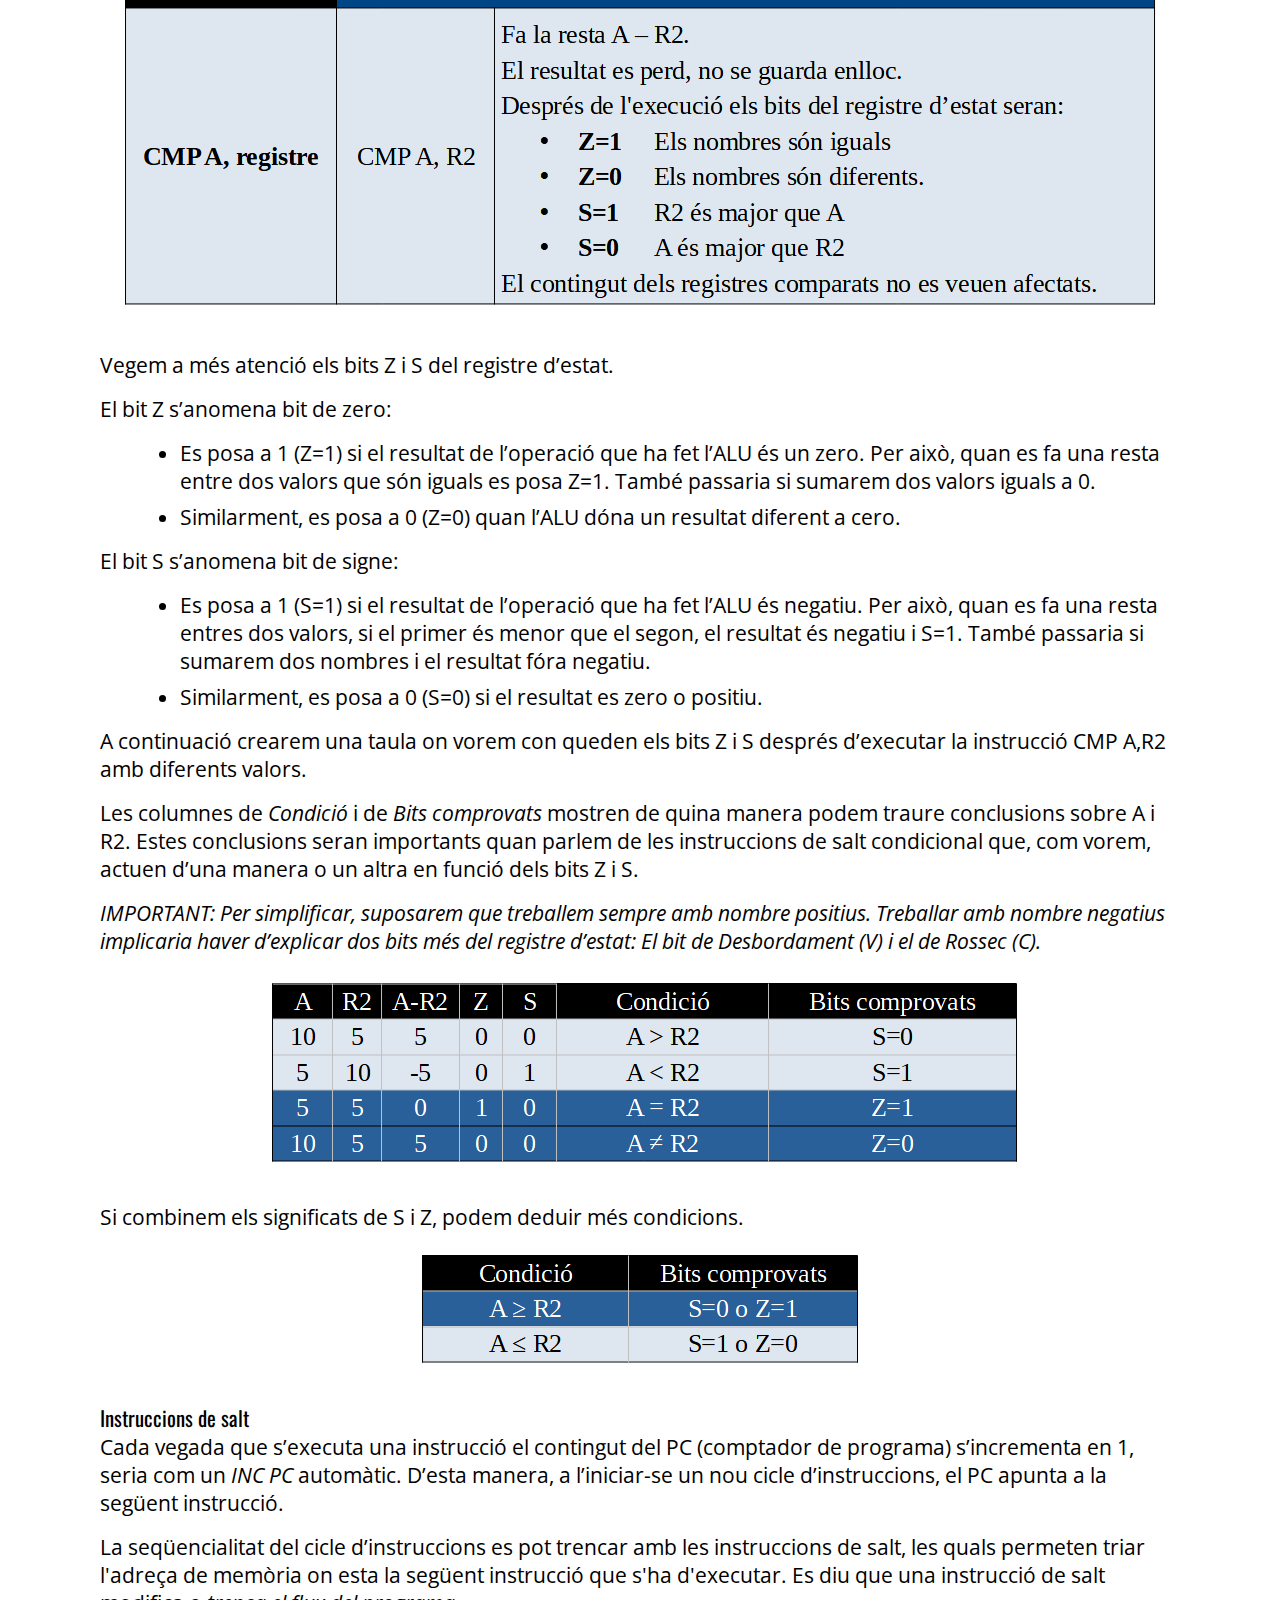
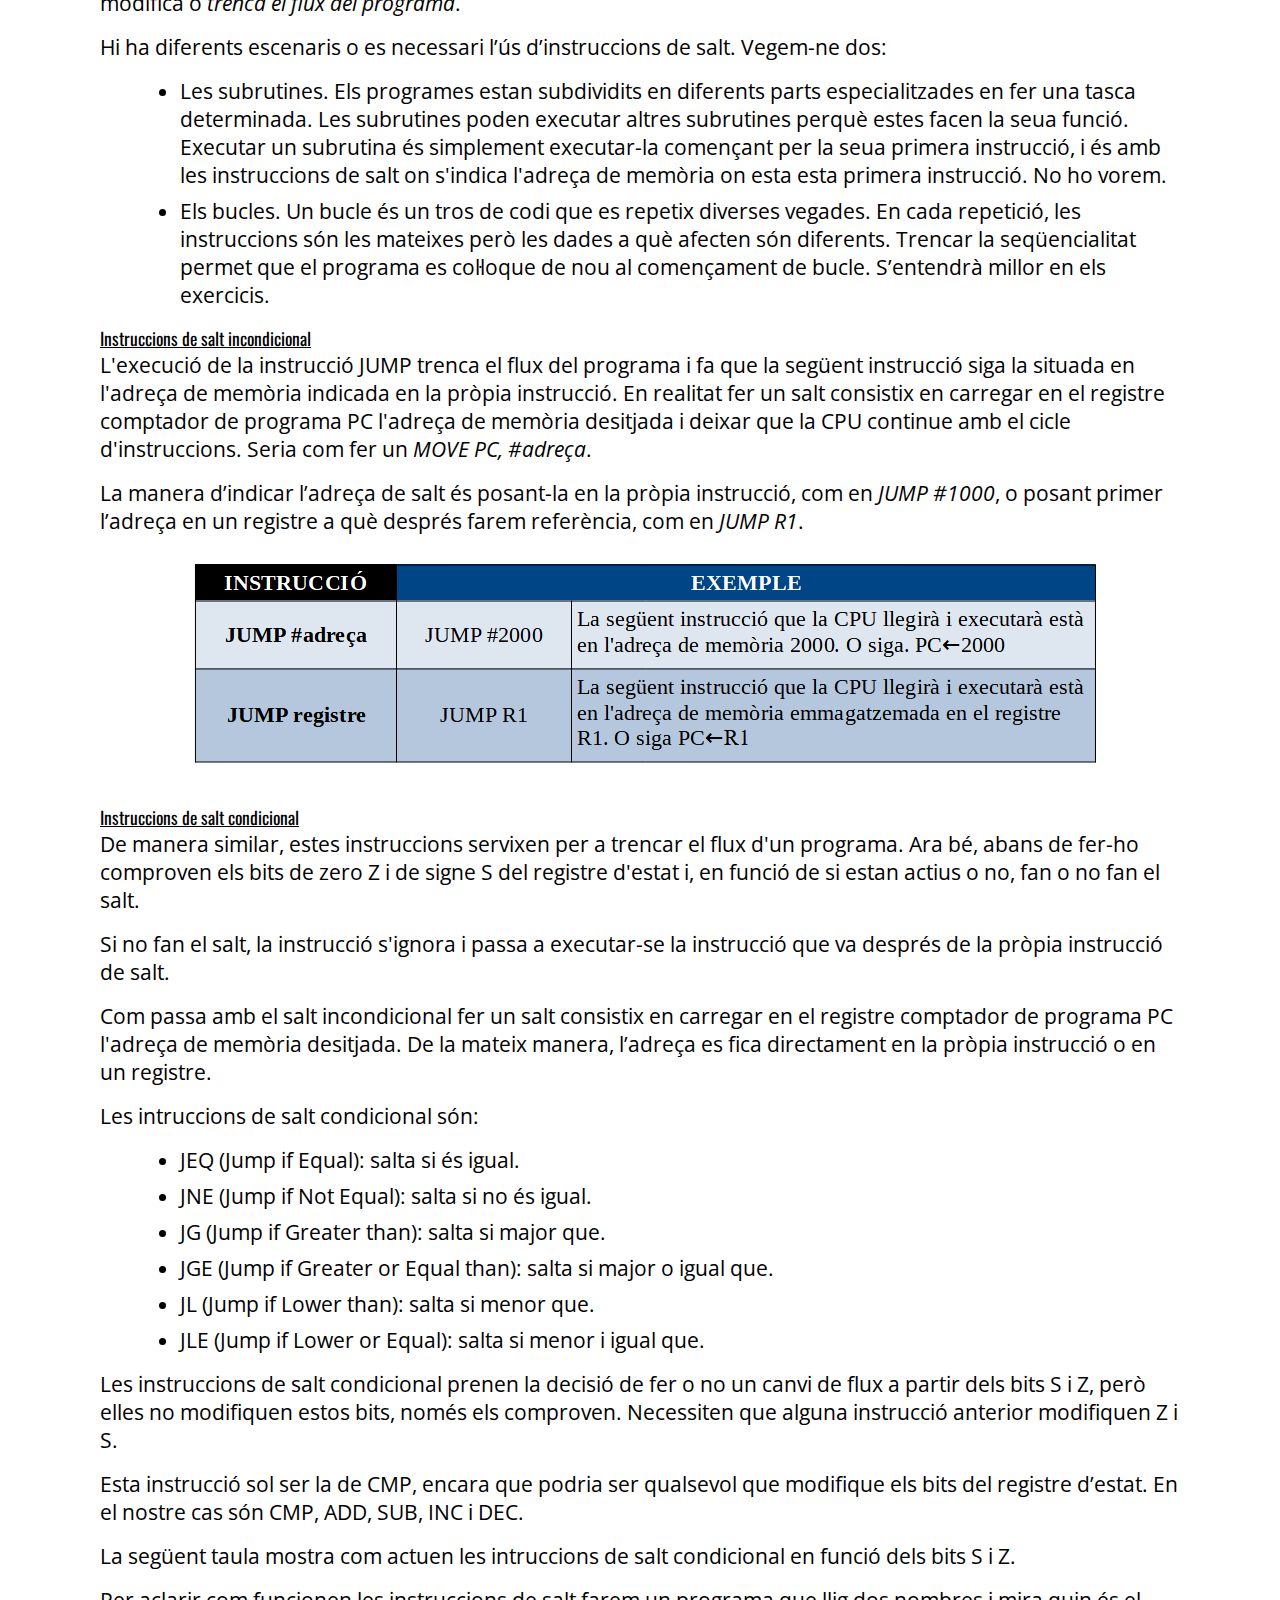
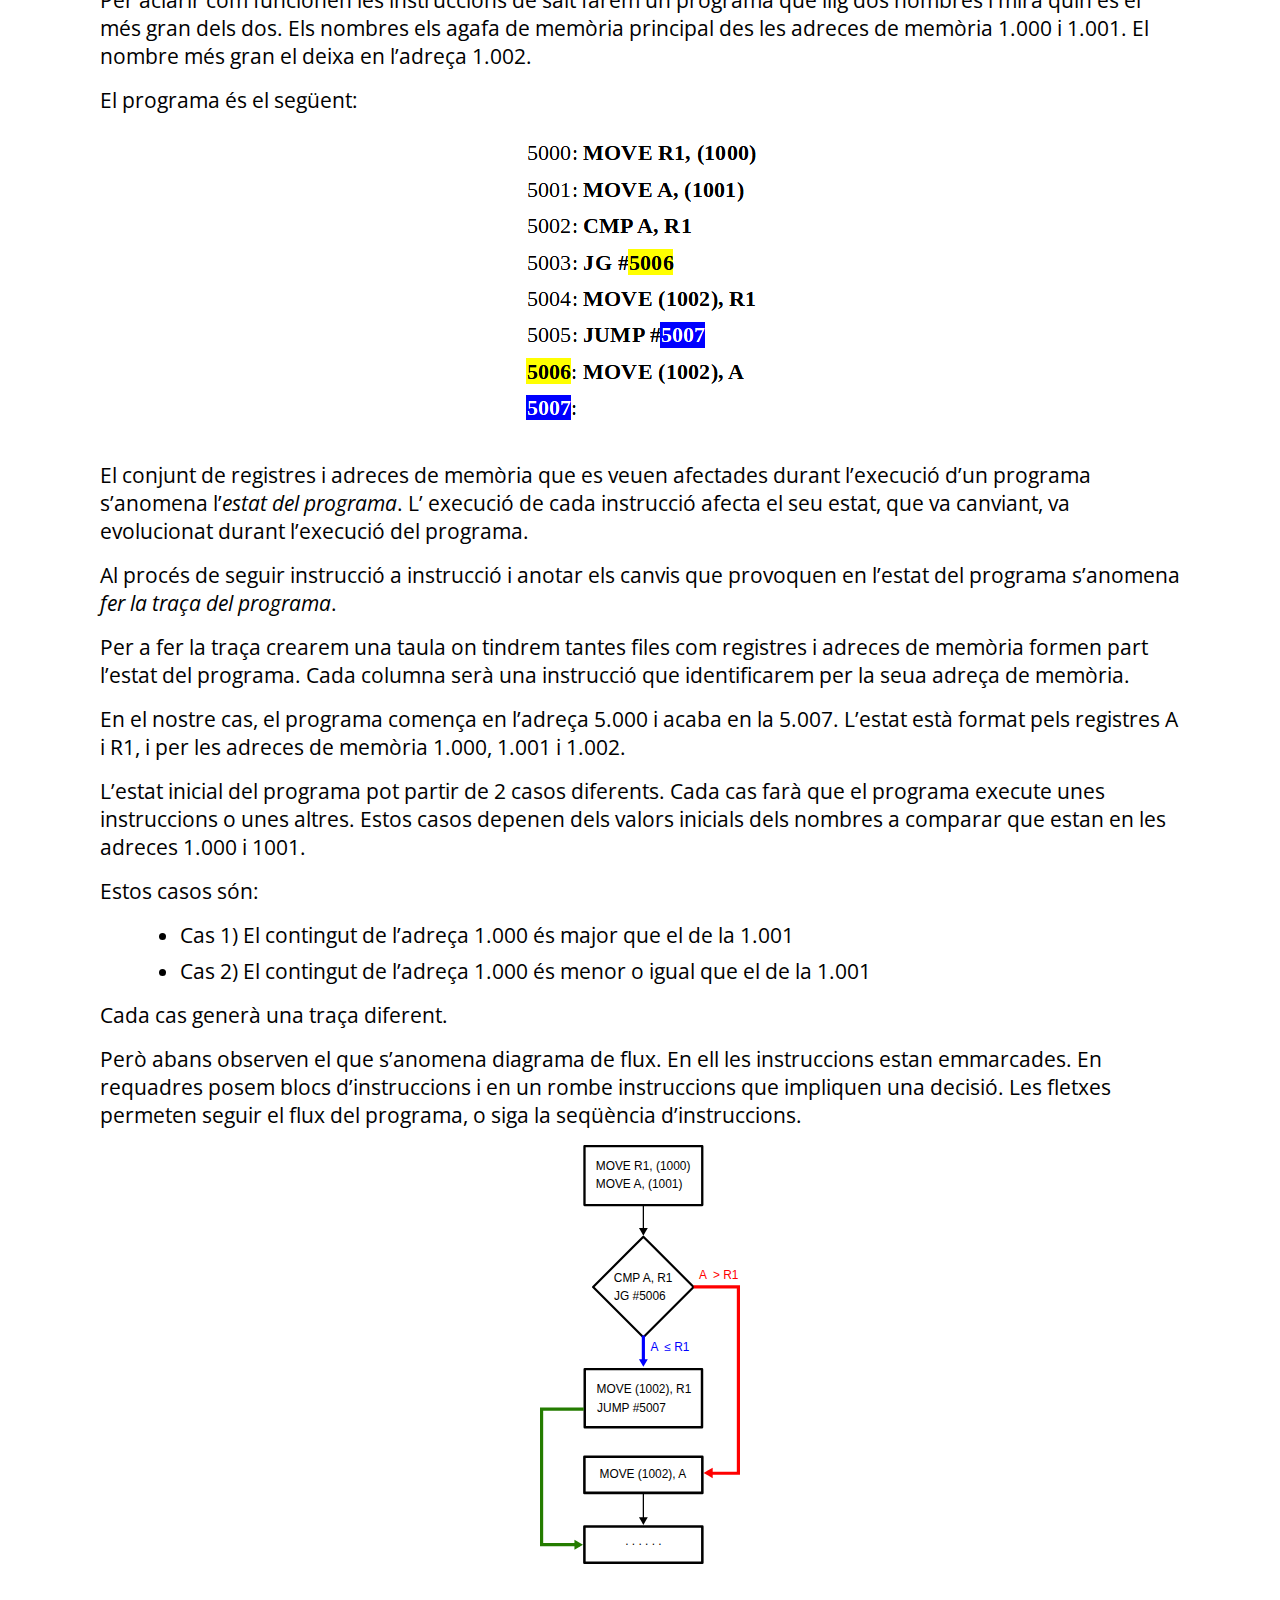
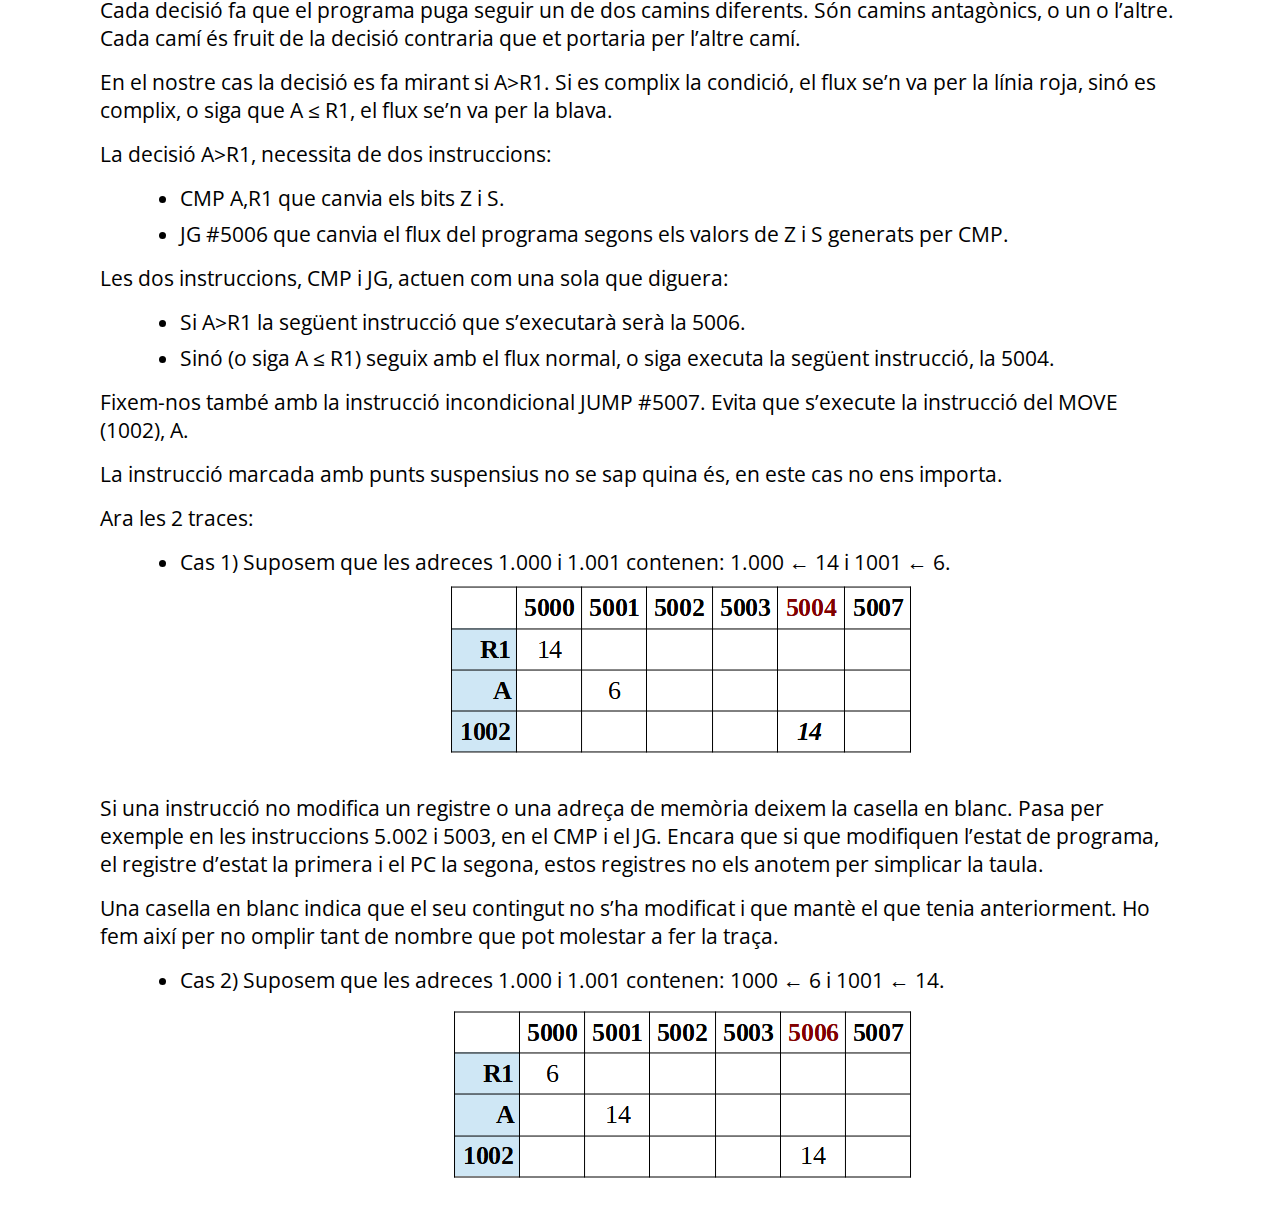
<file: pagina011_Instruccions/pagina011_Instruccions.html>
<!DOCTYPE html>
<html lang="ca">

<head>
	<meta charset="UTF-8">
	<meta http-equiv="X-UA-Compatible" content="IE=edge">
	<meta name="viewport" content="width=device-width, initial-scale=1.0">
	<title>Document</title>
	<link rel="preconnect" href="https://fonts.googleapis.com">
	<link rel="preconnect" href="https://fonts.gstatic.com" crossorigin>
	<link href="https://fonts.googleapis.com/css2?family=Open+Sans:wght@300&family=Oswald&display=swap" rel="stylesheet">
	<link rel="stylesheet" href="../estils/reset.css">
	<link rel="stylesheet" href="../estils/estils.css">
</head>

<body>

	<h2>Conjunt d'instruccions</h2>

	<h3>Llenguatge màquina i ensamblador</h3>

	<p>
		Com hem estudiat, el processador viu en un bucle infinit, el cicle d’instruccions, en què executa les instruccions dels
		programes seqüencialment durant tot el temps en què està en marxa.
	</p>
	<p>
		Cadascuna de les instruccions està codificada com una paraula, com un grup de bits que la Unitat de Control sap interpretar.
		S’anomena <strong>conjunt d’instruccions</strong>, el conjunt de totes les instruccions que una CPU és capaç d’executar.
		Este conjunt d’instruccions són el llenguatge que entén l'ordinador, se’l coneix com a <strong>llenguatge màquina</strong> o
		<strong>codi màquina</strong>, i és específic de cada processador.
	</p>
	<p>
		Si mirem com és un programa en codi màquina vorem que és una seqüencia interminable d’1 i 0.
		Encara que és el llenguatge natural per a la CPU, per a nosaltres resulta molt difícil d’entendre i de programar.
	</p>

	<figure>
		<img src="imatges/Llenguatge màquina.png" />
	</figure>
	<p>
		Realment, només els primers ordinadors es programaven en binari.
		Però com era un procés lent, inexpressiu i propens a errors, es va passar a substituir els 0 i 1 de les instruccions màquina
		per un altre llenguatge, el <strong>llenguatge ensamblador</strong>, o simplement <strong>ensamblador</strong>.
	</p>


	<p>
		A cada instrucció en ensamblador li correspon una en codi màquina.
		En ensamblador, les instruccions màquina s’expressen amb una paraula, anomenada un mnemònic, com per exemple MOVE, ADD o JUMP,
		que expressen d’una manera més comprensible el que fa cada instrucció.
	</p>

	<figure>
		<img src="imatges/Codi_maquina_vs_ensamblador.png" />
	</figure>

	<p>
		L’ensamblador, es coneix com a llenguatge de baix nivell, volent indicar que té una traducció directa al codi màquina.
		Actualment pocs programes es fan en ensamblador ja que, encara que és més fàcil d’entendre que el binari pur, continua
		generant programes llargs, difícils de depurar i de comprendre.
	</p>
	<p>
		La major part dels llenguatges actuals es programen en els anomenats <i>llenguatges d’alt nivell</i>.
		En ells, ens oblidem del maquinari i ens centrem en el que el programa ha de fer.
		Les instruccions dels llenguatges d’alt nivell són més expressives, són més fàcils de combinar i d’entendre.
	</p>

	<figure>
		<img src="imatges/Llenguatges_alt_baix_nivell.svg" />
	</figure>

	<p>
		Però no hem d'oblidar que, independentment del llenguatge d'alt nivell que utilitzem, al final de tot, el que el processador executa són les instruccions
		màquina i, a l’igual que l’ensamblador es traduïx directament a codi màquina, cada una de les instruccions d’alt nivell
		s’han de traduir en moltes instruccions màquina.
		La tasca de traducció d’un llenguatge d’alt nivell a un llenguatge de baix nivell la fan uns programes anomenats <strong>compiladors</strong>.
	</p>


	<h3>Format de les instruccions</h3>

	<p>
		Com hem vist, una instrucció està formada per una seqüencia de bits.
		En realitat, esta seqüència està subdividida en una sèrie de parts, o camps, amb un significat propi.
	</p>

	<p>
		Un comentari abans de seguir. Les instruccions sempre treballem sobre dades en forma de bits, bytes o paraules.
		Si diem que una instrucció suma, el que suma són dades, i si diem que mou, el que mou són dades.
		En realitat, no hi ha res més.
	</p>

	<p>
		Bàsicament existixen dos tipus de camps:
	<ul>
		<li>
			<i>Codi d'operació: </i>
			Indica que fa la instrucció, com sumar, moure, comparar, etc.
		</li>
		<li>
			<i>Operand: </i>
			Indica a qui afecta el codi d'operació. Què se suma, què es mou, què es compara, etc.
			L’operand pot ser un registre, una adreça de memòria o un nombre.
		</li>
	</ul>
	</p>

	<p>
		Podem classificar les instruccions atenent al nombre d'operands:
	</p>

	<figure>
		<img src="imatges/Format_instruccio.png" />
	</figure>

	<p>
		Un exemple d'instrucció d'un operand és <i>JUMP R1</i>.
	</p>
	<p>
		En ella, JUMP és el codi d'operació i indica que es tracta d'una instrucció de salt.
		R1 és l'operand i indica que el programa ha de saltar a l’adreça de memòria que està en R1. Ara entrarem en detalls.
	</p>

	<p>
		Un exemple d'instrucció de dos operands és <i>MOVE R1, R2</i>.
	</p>
	<p>
		En este cas, MOVE és el codi d'operació i indica que es tracta d'una instrucció de transferència.
		R1 i R2 són els operands i indiquen entre quins registres es copiaran les dades. Ara entrarem en detalls.
	</p>
	<p>
		Amb dos operands, el de la dreta sempre és l’origen de la informació i el de l’esquerra la destinació.
		En este cas, el MOVE copia contingut del registre R2 i al registre R1.
	</p>

	<h3>Tipus d'operands</h3>
	<p>
		Els operands poden ser:
	</p>
	<ul>
		<li>
			Un registre<br>
			S'indica amb el nom del registre. Per exemple: R1
		</li>
		<li>
			Una adreça de memòria<br>
			S'indica amb l'adreça entre parèntesis. Per exemple: (3000)

		</li>
		<li>
			Un nombre<br>
			S'indica amb el nombre precedit d'un #. Per exemple: #15

		</li>
		<li>
			Una adreça de memòria emmagatzemada en un registre<br>
			S'indica amb el nom del registre entre parèntesis. Per exemple: (R5)
		</li>
	</ul>


	<h3>Exemples d'operands</h3>

	<p>
		Entendre els operands és fonamental per entendre el llenguatge màquina.
	</p>
	<p>
		A continuació, posarem exemples del codi d’operació MOVE combinat amb diferents tipus d’operand.
		Si s’enten això, la resta d’instruccions resulten molt fàcils d’aprendre.
	</p>


	<p>
		MOVE R1, R2
	</p>
	<ul>
		<li>
			Copia el contingut d'R2 a R1
		</li>
		<li>
			Si R2 té un 10, en acabar la instrucció R1 tindrà un 10.
		</li>
		<li>
			R2 manté el valor que tenia, el 10.
		</li>
		<li>
			El valor que tenia R1 abans de la instrucció desapareix i es substitut pel 10.
		</li>
	</ul>

	<p>
		MOVE R1, #25
	</p>
	<ul>
		<li>
			Posa un 25 en R1.
		</li>
		<li>
			El 25, o qualsevol altre nombre que posem, es copiarà a R1.
		</li>
		<li>
			El valor que tenia R1 abans de la instrucció desapareix i es substitut pel 25.
		</li>
		<li>
			El #, és només sintaxi, és una manera d’indicar que 25 és un nombre.
		</li>
	</ul>

	<p>
		MOVE R1, (2000)
	</p>
	<ul>
		<li>
			Copia el contingut de l’adreça de memòria 2000 en R1.
		</li>
		<li>
			Esta instrucció implica que la UC sol·licita a la memòria principal el contingut de l’adreça de memòria 2000.
			Quan el recupere es copiarà en el registre R1.
		</li>
		<li>
			El contingut de l’adreça de memòria 2000 no es modifica.
		</li>
		<li>
			Els parentesis són només sintaxi, és una manera d’indicar que el 2000 és una adreça de memòria.
		</li>
	</ul>

	<p>
		MOVE R1, (R2)
	</p>
	<ul>
		<li>
			Copia en R1, el contingut de l’adreça de memòria que indica R2.
		</li>
		<li>
			Si R2 té un 2000, com R2 està entre parentesis, estem indicant que el seu contingut, el 2000, l’anem a tractar com
			una adreça de memòria.
		</li>
		<li>
			Fa el mateix que la instrució anterior, MOVE R1,(2000), o siga, copiar el contingut de l’adreça de memòria 2000 en R1.
			La diferència està en que ara, enlloc de posar el 2000 en la pròpia instrucció el posem en el registre R2.
		</li>
		<li>
			El contingut de l’adreça de memòria 2000 no es modifica.
		</li>
	</ul>


	<p>
		Si s’entent l’anterior, qualsevol altre combinació es fàcil d’entendre.
	</p>
	<ul>
		<li>
			MOVE (2000), R1: Copia el contigut de R1 en l’adreça de memòria 2000
		</li>
		<li>
			MOVE (R2), #100: Posa un 100 en l’adreça de memòria que indica R2
		</li>
		<li>
			MOVE (2000), #100: Posa un 100 en l’adreça de memòria 2000.
		</li>
	</ul>



	<h3>Tipus d'operacions</h3>
	<h4>Instruccions de transferència</h4>
	<p>
		La instrucció de transferència és MOVE i el que fa és copiar les dades des d'un origen a una destinació.
		L'origen no modifica el seu contingut.
		El que contenia la destinació és substituït pel valor que es copia.
	</p>
	<p>
		L’operand d'origen pot ser un registre, una adreça de memòria o un nombre.
	</p>
	<p>
		L’operand de destinació no pot ser un nombre, sempre ha de ser un registre o una adreça de memòria.
		Això és lògic, pensa quin sentit tendria sinó una instrucció com <i>MOVE #30, R1</i>.
	</p>
	<p>
		MOVE es pot usar amb estos operands:
	</p>

	<figure>
		<img src="imatges/Instruccions de transferencia.png" />
	</figure>

	<p>
		Quan expliquem què fa una instrucció l’estem estudiant des del punt de vista del programador.
		Encara que no ho diguem, cada instrucció requerix una sèrie de passos que estan seqüenciats pels senyals de control
		que marca la UC.
	</p>
	<p>
		Posem un exemple amb la instrucció <i>MOVE R5,(R1)</i>.
		Des del punt de vista d'un programador esta instrucció copia el contingut de l’adreça de memòria que conté R1 en R5.
		Des del punt de vista de la CPU se seguixen estos passos:
	</p>

	<figure>
		<img src="imatges/Move_r1_r5.svg" />
	</figure>

	<p>
		La UC, amb els senyals de control oportuns i que no estan dibuixats, permet que el contigut del registre R1, un 1.000,
		es volque en el bus intern. Seguidament, permet que el hi ha en el bus intern puga entrar en el registre d’adreces MAR.
		Després permet que el contingut del registre MAR es volque en el bus d’adreces del sistema.
		Avisa a la memòria amb un senyal de lectura. La memória, en rebre el senyal de lectura,
		permet que el contingut del bus d’adreces puga entrar en el seu registre d’adreces MAR.
		Una vegada ahí, en la memòria es desencadenen tota una sèrie de passos que busquen, en els seus bancs de memòria,
		el contingut de l’adreça de memòria que està en el MAR, la 1.000.
		En este cas, el contingut de l’adreça 1.000 és un 50 que es volcarà en el registre de dades MDR.
	</p>
	<p>
		Ara es fa el camí de tornada del 50, que pasarà del MDR de la memòria al bus de dades i entrarà en el MDR de la CPU,
		des d’on a través del bus intern s’encaminarà cap el registre R5.
	</p>



	<h4>Instruccions aritmètiques</h4>
	<p>
		Les operacions aritmètiques que l’ALU pot fer són: ADD, SUB, INC i DEC.
	</p>
	<p>
		Sempre que l’ALU fa alguna d’estes operacion es modifiquen els bits Z i S del registre d’estat.
		En l'apartat d’intruccions de comparació entrarem en detalls.
	</p>
	<p>
		Les operacions aritmètiques només s’apliquen sobre registres i mai sobre adreces de memòria o nombres.
		Si volem fer alguna operació aritmètica sobre alguna adreça de memòria haurem de llegir-la, fer l’operació i escriure el resultat en la mateix adreça.
	</p>
	<p>
		Les instruccions ADD (sumar) i SUB (restar) s'apliquen entre el registre Acumulador i el registre indicat en
		la pròpia instrucció.
		El resultat de l'operació es guarda sempre en l'Acumulador que perdrà el valor que tenia abans de l'execució de la instrucció.
		Es modifiquen els bits del registre d’estat.
	</p>
	<p>
		La instrucció INC suma 1 al registre que s'indica en la pròpia instrucció.
		Es modifiquen els bits del registre d’estat.
	</p>
	<p>
		La instrucció DEC resta 1 al registre que s’indica en la pròpia instrucció.
		Es modifiquen els bits del registre d’estat.
	</p>

	<p>
		ADD, SUB, INC i DEC es poden usar amb estos operands:
	</p>

	<figure>
		<img src="imatges/Instruccions_aritmetiques.png" />
	</figure>


	<p>
		Recordem que la realitat és el moviment de les dades marcat pels senyals de la UC.
		En la següent figura fem un ADD A, R1.
	</p>

	<figure>
		<img src="imatges/Exemple_add_a_r1.svg" />
	</figure>

	<p>
		<i>
			IMPORTANT: Hi ha un assumpte important del qual no n’hem parlat, i és el dels nombres negatius.
			Com s’expressa un nombre negatiu en binari?
			El mètode més utilitzat és el del Complement a 2.
			Hi ha molta informació en Internet i no entrarem en este tema per simplificar.
		</i>
	</p>

	<h4>Instruccions de comparació</h4>

	<p>
		La instrucció de comparació CMP compara els continguts del registre Acumulador i del registre que s'indica en la pròpia instrucció.
	</p>
	<p>
		La comparació consisteix en restar de l'Acumulador el valor del registre indicat.
		És com fer un <i>SUB A,registre</i> però amb la particularitat que el resultat d'esta resta es perd i no s'emmagatzema en l’Acumulador.
	</p>
	<p>
		L'important ací és que el resultat de la resta quedarà reflectit en els bits del registre d'estat i ens permetrà saber si
		els nombres són iguals, diferents o quin és més gran que l'altre.
	</p>
	<p>
		Esta instrucció no actua a soles.
		Qui es beneficiarà serà la següent instrucció, la qual mirarà com han quedat els registres d’estat i actuarà en conseqüència.
		Ho vorem després amb exemples.
	</p>
	<p>
		CMP s’usa nomes amb registres i mai amb adreces de memòria.
	</p>

	<figure>
		<img src="imatges/Instruccions_comparacio.png" />
	</figure>

	<p>
		Vegem a més atenció els bits Z i S del registre d’estat.
	</p>
	<p>
		El bit Z s’anomena bit de zero:
	</p>
	<ul>
		<li>
			Es posa a 1 (Z=1) si el resultat de l’operació que ha fet l’ALU és un zero.
			Per això, quan es fa una resta entre dos valors que són iguals es posa Z=1.
			També passaria si sumarem dos valors iguals a 0.

		</li>
		<li>
			Similarment, es posa a 0 (Z=0) quan l’ALU dóna un resultat diferent a cero.
		</li>
	</ul>


	<p>
		El bit S s’anomena bit de signe:
	</p>
	<ul>
		<li>
			Es posa a 1 (S=1) si el resultat de l’operació que ha fet l’ALU és negatiu.
			Per això, quan es fa una resta entres dos valors, si el primer és menor que el segon, el resultat és negatiu i S=1.
			També passaria si sumarem dos nombres i el resultat fóra negatiu.
		</li>
		<li>
			Similarment, es posa a 0 (S=0) si el resultat es zero o positiu.
		</li>
	</ul>

	<p>
		A continuació crearem una taula on vorem con queden els bits Z i S després d’executar la instrucció CMP A,R2
		amb diferents valors.
	</p>
	<p>
		Les columnes de <i>Condició</i> i de <i>Bits comprovats</i> mostren de quina manera podem traure conclusions sobre A i R2.
		Estes conclusions seran importants quan parlem de les instruccions de salt condicional que, com vorem, actuen d’una
		manera o un altra en funció dels bits Z i S.
	</p>

	<p>
		<i>
			IMPORTANT: Per simplificar, suposarem que treballem sempre amb nombre positius.
			Treballar amb nombre negatius implicaria haver d’explicar dos bits més del registre d’estat:
			El bit de Desbordament (V) i el de Rossec (C).
		</i>
	</p>

	<figure>
		<img src="imatges/Exemple_cmp_a_r2.png" />
	</figure>

	<p>
		Si combinem els significats de S i Z, podem deduir més condicions.
	</p>

	<figure>
		<img src="imatges/Exemple_cmp_a_r2_2.png" />
	</figure>


	<h4>Instruccions de salt</h4>

	<p>
		Cada vegada que s’executa una instrucció el contingut del PC (comptador de programa) s’incrementa en 1,
		seria com un <i>INC PC</i> automàtic.
		D’esta manera, a l’iniciar-se un nou cicle d’instruccions, el PC apunta a la següent instrucció.
	</p>
	<p>
		La seqüencialitat del cicle d’instruccions es pot trencar amb les instruccions de salt, les quals permeten triar l'adreça
		de memòria on esta la següent instrucció que s'ha d'executar.
		Es diu que una instrucció de salt modifica o <i>trenca el flux del programa</i>.
	</p>
	<p>
		Hi ha diferents escenaris o es necessari l’ús d’instruccions de salt. Vegem-ne dos:
	</p>
	<ul>
		<li>
			Les subrutines.
			Els programes estan subdividits en diferents parts especialitzades en fer una tasca determinada.
			Les subrutines poden executar altres subrutines perquè estes facen la seua funció.
			Executar un subrutina és simplement executar-la començant per la seua primera instrucció, i és amb les instruccions de salt
			on s'indica l'adreça de memòria on esta esta primera instrucció. No ho vorem.
		</li>
		<li>
			Els bucles. Un bucle és un tros de codi que es repetix diverses vegades.
			En cada repetició, les instruccions són les mateixes però les dades a què afecten són diferents.
			Trencar la seqüencialitat permet que el programa es col·loque de nou al començament de bucle.
			S’entendrà millor en els exercicis.
		</li>
	</ul>

	<h5>Instruccions de salt incondicional</h5>
	<p>
		L'execució de la instrucció JUMP trenca el flux del programa i fa que la següent instrucció siga la situada en l'adreça de memòria
		indicada en la pròpia instrucció.
		En realitat fer un salt consistix en carregar en el registre comptador de programa PC l'adreça de memòria desitjada i deixar
		que la CPU continue amb el cicle d'instruccions. Seria com fer un <i>MOVE PC, #adreça</i>.
	</p>
	<p>
		La manera d’indicar l’adreça de salt és posant-la en la pròpia instrucció, com en <i>JUMP #1000</i>,
		o posant primer l’adreça en un registre a què després farem referència, com en <i>JUMP R1</i>.
	</p>

	<figure>
		<img src="imatges/Intruccions_salt_incondicional.png" />
	</figure>

	<h5>Instruccions de salt condicional</h5>
	<p>
		De manera similar, estes instruccions servixen per a trencar el flux d'un programa.
		Ara bé, abans de fer-ho comproven els bits de zero Z i de signe S del registre d'estat i, en funció de si estan actius o no,
		fan o no fan el salt.
	</p>
	<p>
		Si no fan el salt, la instrucció s'ignora i passa a executar-se la instrucció que va després de la pròpia instrucció de salt.
	</p>
	<p>
		Com passa amb el salt incondicional fer un salt consistix en carregar en el registre comptador de programa
		PC l'adreça de memòria desitjada.
		De la mateix manera, l’adreça es fica directament en la pròpia instrucció o en un registre.
	</p>

	<p>
		Les intruccions de salt condicional són:
	</p>
	<ul>
		<li>JEQ (Jump if Equal): salta si és igual.</li>
		<li>JNE (Jump if Not Equal): salta si no és igual.</li>
		<li>JG (Jump if Greater than): salta si major que.</li>
		<li>JGE (Jump if Greater or Equal than): salta si major o igual que.</li>
		<li>JL (Jump if Lower than): salta si menor que.</li>
		<li>JLE (Jump if Lower or Equal): salta si menor i igual que.</li>
	</ul>

	<p>
		Les instruccions de salt condicional prenen la decisió de fer o no un canvi de flux a partir dels bits S i Z,
		però elles no modifiquen estos bits, només els comproven.
		Necessiten que alguna instrucció anterior modifiquen Z i S.
	</p>
	<p>
		Esta instrucció sol ser la de CMP,
		encara que podria ser qualsevol que modifique els bits del registre d’estat.
		En el nostre cas són CMP, ADD, SUB, INC i DEC.
	</p>
	<p>
		La següent taula mostra com actuen les intruccions de salt condicional en funció dels bits S i Z.
	</p>

	<p>
		Per aclarir com funcionen les instruccions de salt farem un programa que llig dos nombres i mira quin és el més gran dels dos.
		Els nombres els agafa de memòria principal des les adreces de memòria 1.000 i 1.001.
		El nombre més gran el deixa en l’adreça 1.002.
	</p>
	<p>
		El programa és el següent:
	</p>
	<figure>
		<img src="imatges/Programa_major_dos_nombres.png" />
	</figure>

	<p>
		El conjunt de registres i adreces de memòria que es veuen afectades durant l’execució d’un programa s’anomena l’<i>estat del programa</i>.
		L’ execució de cada instrucció afecta el seu estat, que va canviant, va evolucionat durant l’execució del programa.
	</p>
	<p>
		Al procés de seguir instrucció a instrucció i anotar els canvis que provoquen en l’estat del programa s’anomena <i>fer la traça del programa</i>.
	</p>
	<p>
		Per a fer la traça crearem una taula on tindrem tantes files com registres i adreces de memòria formen part l’estat del programa.
		Cada columna serà una instrucció que identificarem per la seua adreça de memòria.
	</p>
	<p>
		En el nostre cas, el programa comença en l’adreça 5.000 i acaba en la 5.007.
		L’estat està format pels registres A i R1, i per les adreces de memòria 1.000, 1.001 i 1.002.
	</p>
	<p>
		L’estat inicial del programa pot partir de 2 casos diferents.
		Cada cas farà que el programa execute unes instruccions o unes altres.
		Estos casos depenen dels valors inicials dels nombres a comparar que estan en les adreces 1.000 i 1001.
	</p>
	<p>
		Estos casos són:
	</p>
	<ul>
		<li>
			Cas 1) El contingut de l’adreça 1.000 és major que el de la 1.001
		</li>
		<li>
			Cas 2) El contingut de l’adreça 1.000 és menor o igual que el de la 1.001
		</li>
	</ul>

	<p>
		Cada cas generà una traça diferent.
	</p>
	<p>
		Però abans observen el que s’anomena diagrama de flux.
		En ell les instruccions estan emmarcades.
		En requadres posem blocs d’instruccions i en un rombe instruccions que impliquen una decisió.
		Les fletxes permeten seguir el flux del programa, o siga la seqüència d’instruccions.
	</p>

	<figure>
		<img src="imatges/Flux_programa.svg" />
	</figure>

	<p>
		Cada decisió fa que el programa puga seguir un de dos camins diferents.
		Són camins antagònics, o un o l’altre.
		Cada camí és fruit de la decisió contraria que et portaria per l’altre camí.
	</p>
	<p>
		En el nostre cas la decisió es fa mirant si A>R1.
		Si es complix la condició, el flux se’n va per la línia roja, sinó es complix, o siga que A ≤ R1,
		el flux se’n va per la blava.
	</p>

	<p>
		La decisió A>R1, necessita de dos instruccions:
	</p>
	<ul>
		<li>
			CMP A,R1 que canvia els bits Z i S.
		</li>
		<li>
			JG #5006 que canvia el flux del programa segons els valors de Z i S generats per CMP.

		</li>
	</ul>

	<p>
		Les dos instruccions, CMP i JG, actuen com una sola que diguera:
	</p>
	<ul>
		<li>
			Si A>R1 la següent instrucció que s’executarà serà la 5006.

		</li>
		<li>
			Sinó (o siga A ≤ R1) seguix amb el flux normal, o siga executa la següent instrucció, la 5004.
		</li>
	</ul>

	<p>
		Fixem-nos també amb la instrucció incondicional JUMP #5007. Evita que s’execute la instrucció del MOVE (1002), A.
	</p>

	<p>
		La instrucció marcada amb punts suspensius no se sap quina és, en este cas no ens importa.
	</p>


	<p>Ara les 2 traces:</p>

	<ul>
		<li>
			Cas 1) Suposem que les adreces 1.000 i 1.001 contenen: 1.000 ← 14 i 1001 ← 6.
			<figure>
				<img src="imatges/Programa_major_dos_nombres_traça_1.png" />
			</figure>
		</li>
	</ul>
	<p>
		Si una instrucció no modifica un registre o una adreça de memòria deixem la casella en blanc.
		Pasa per exemple en les instruccions 5.002 i 5003, en el CMP i el JG.
		Encara que si que modifiquen l’estat de programa, el registre d’estat la primera i el PC la segona,
		estos registres no els anotem per simplicar la taula.
	</p>
	<p>
		Una casella en blanc indica que el seu contingut no s’ha modificat i que mantè el que tenia anteriorment.
		Ho fem així per no omplir tant de nombre que pot molestar a fer la traça.
	</p>

	<ul>
		<li>
			Cas 2) Suposem que les adreces 1.000 i 1.001 contenen: 1000 ← 6 i 1001 ← 14.
			<figure>
				<img src="imatges/Programa_major_dos_nombres_traça_2.png" />
			</figure>
		</li>
	</ul>

</body>

</html>
</file>
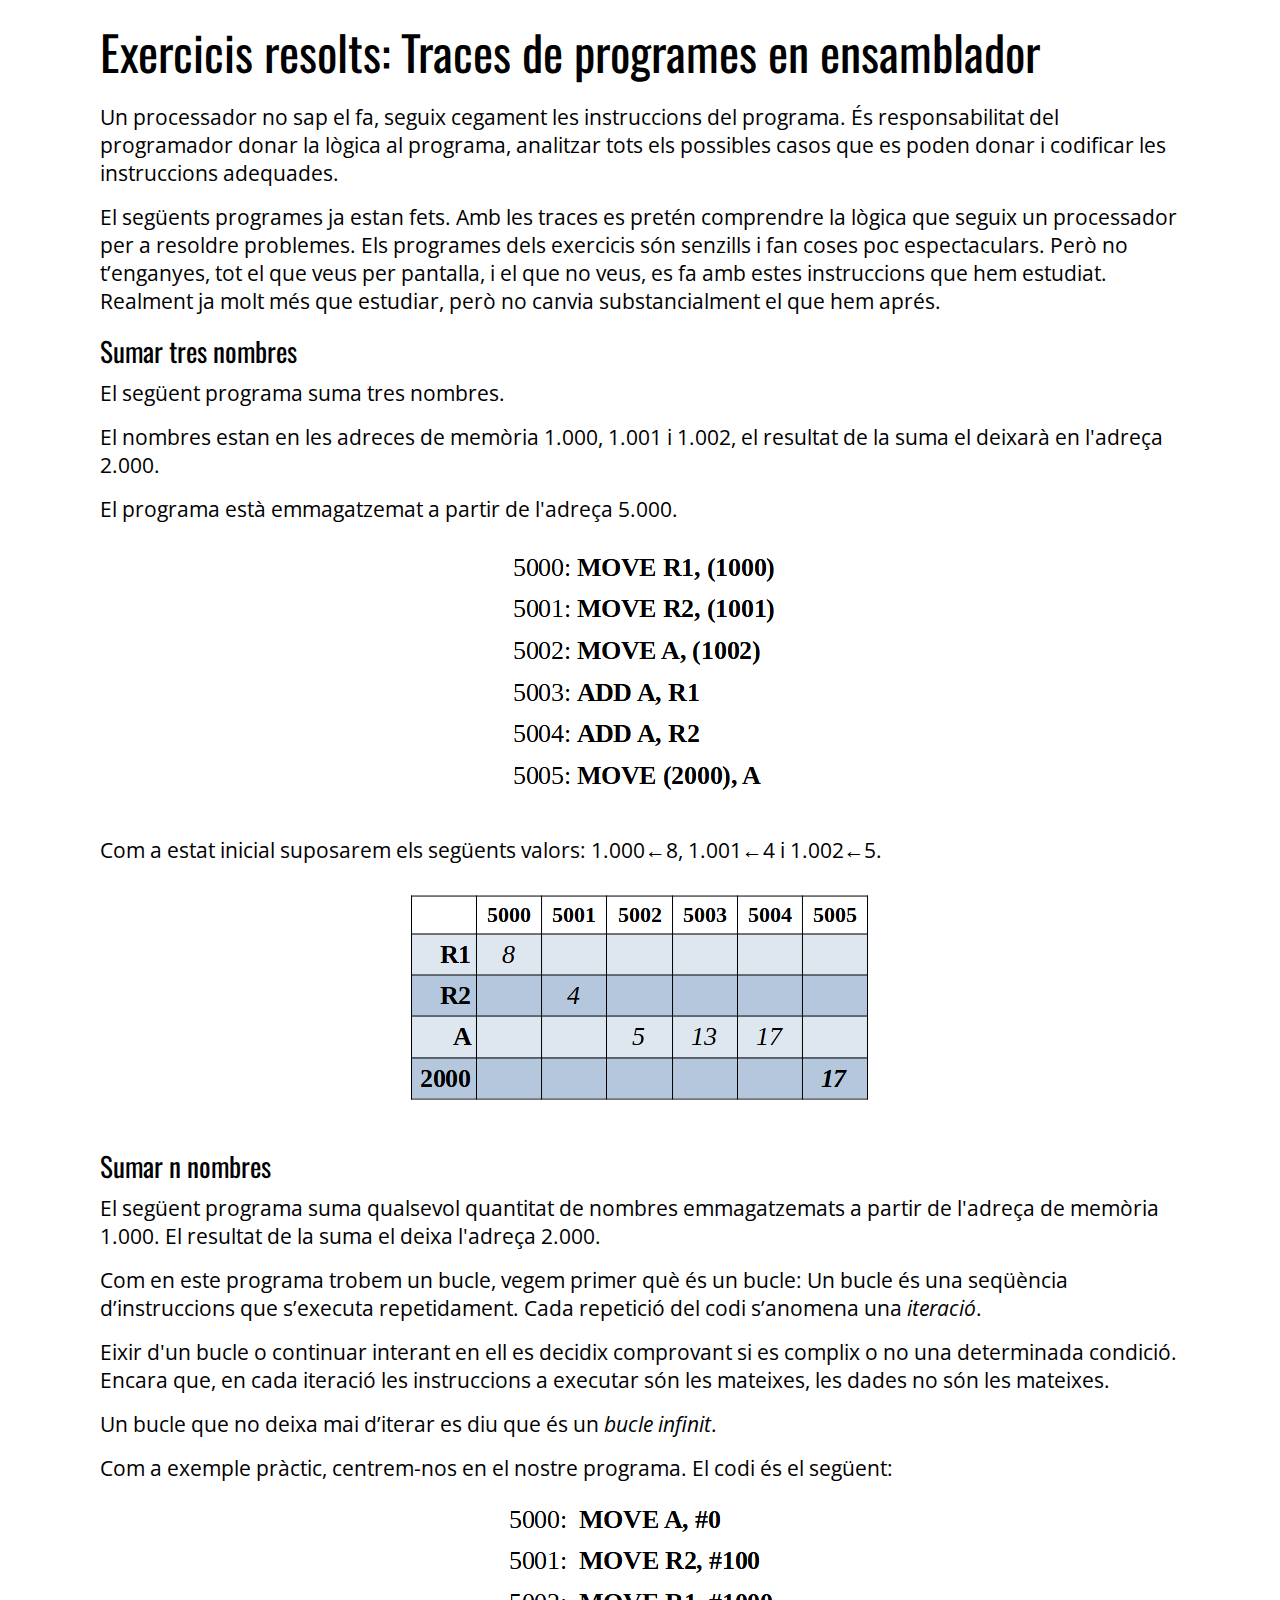
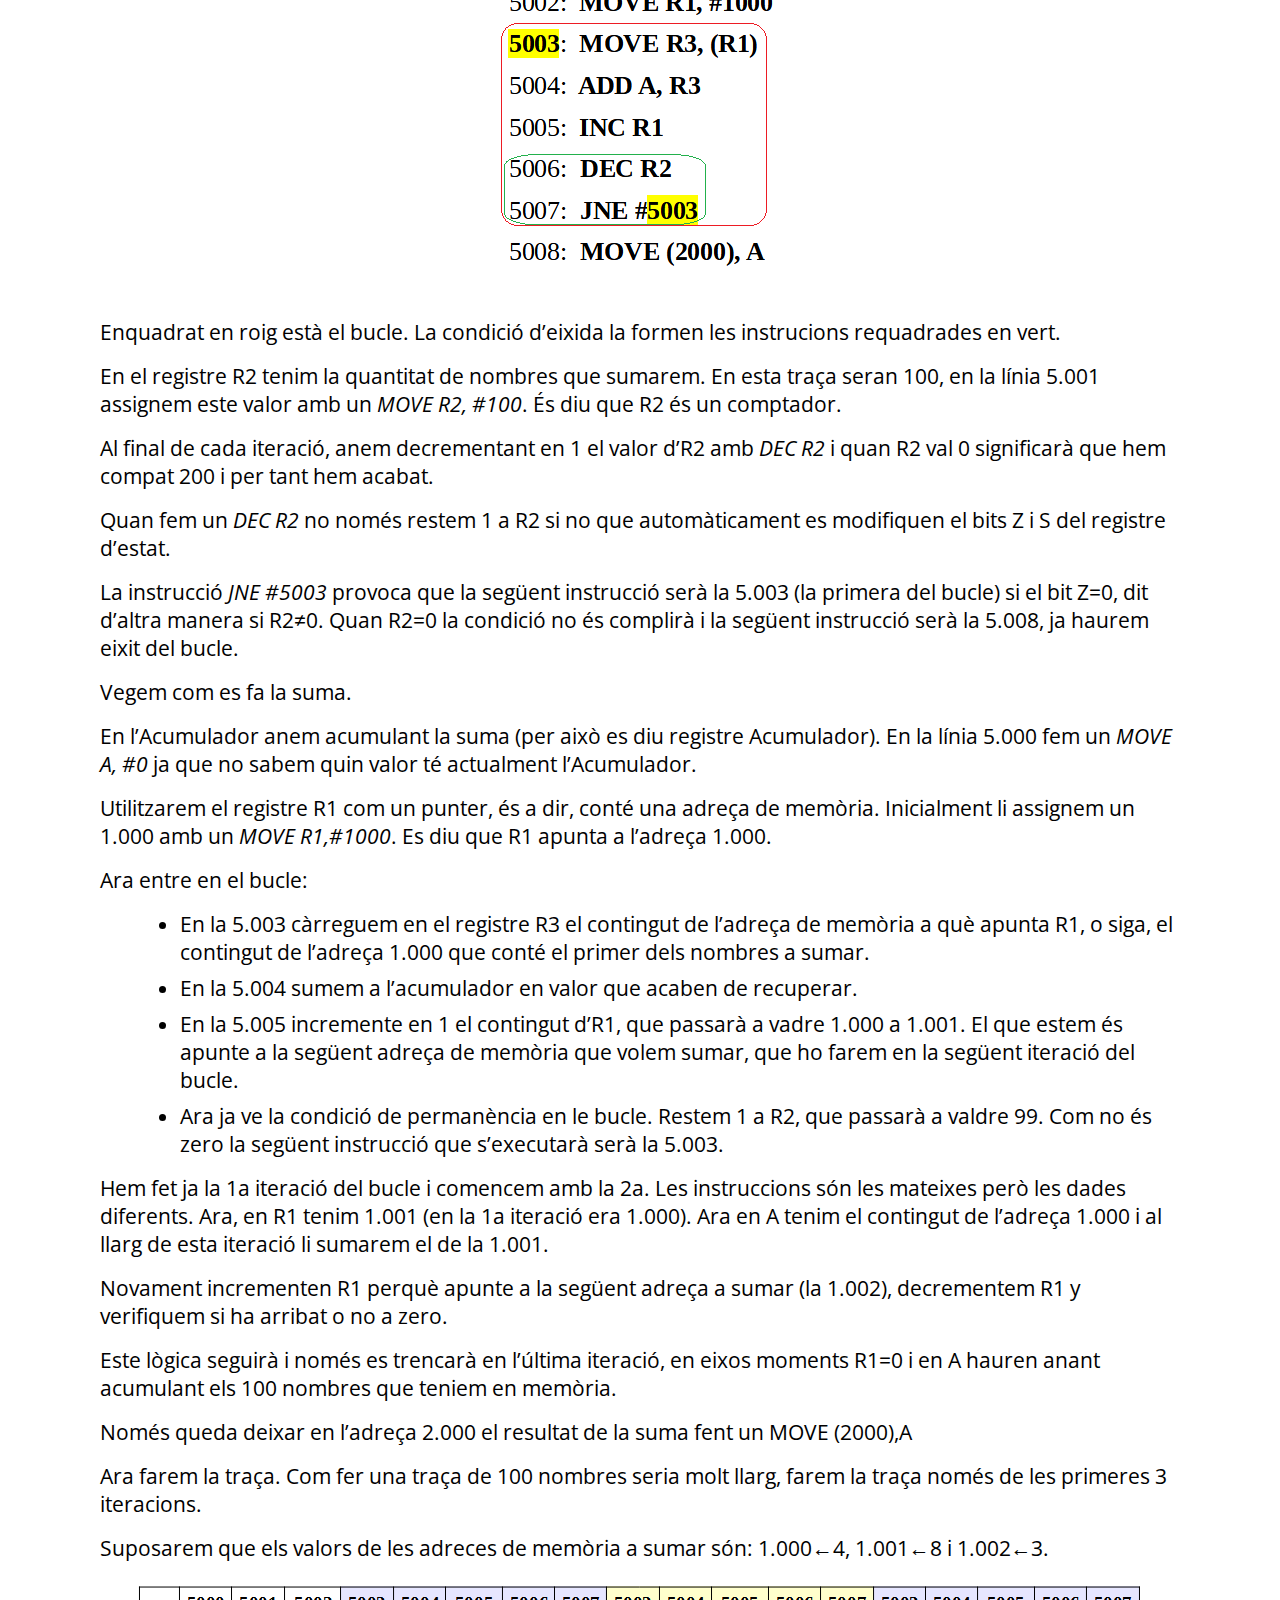
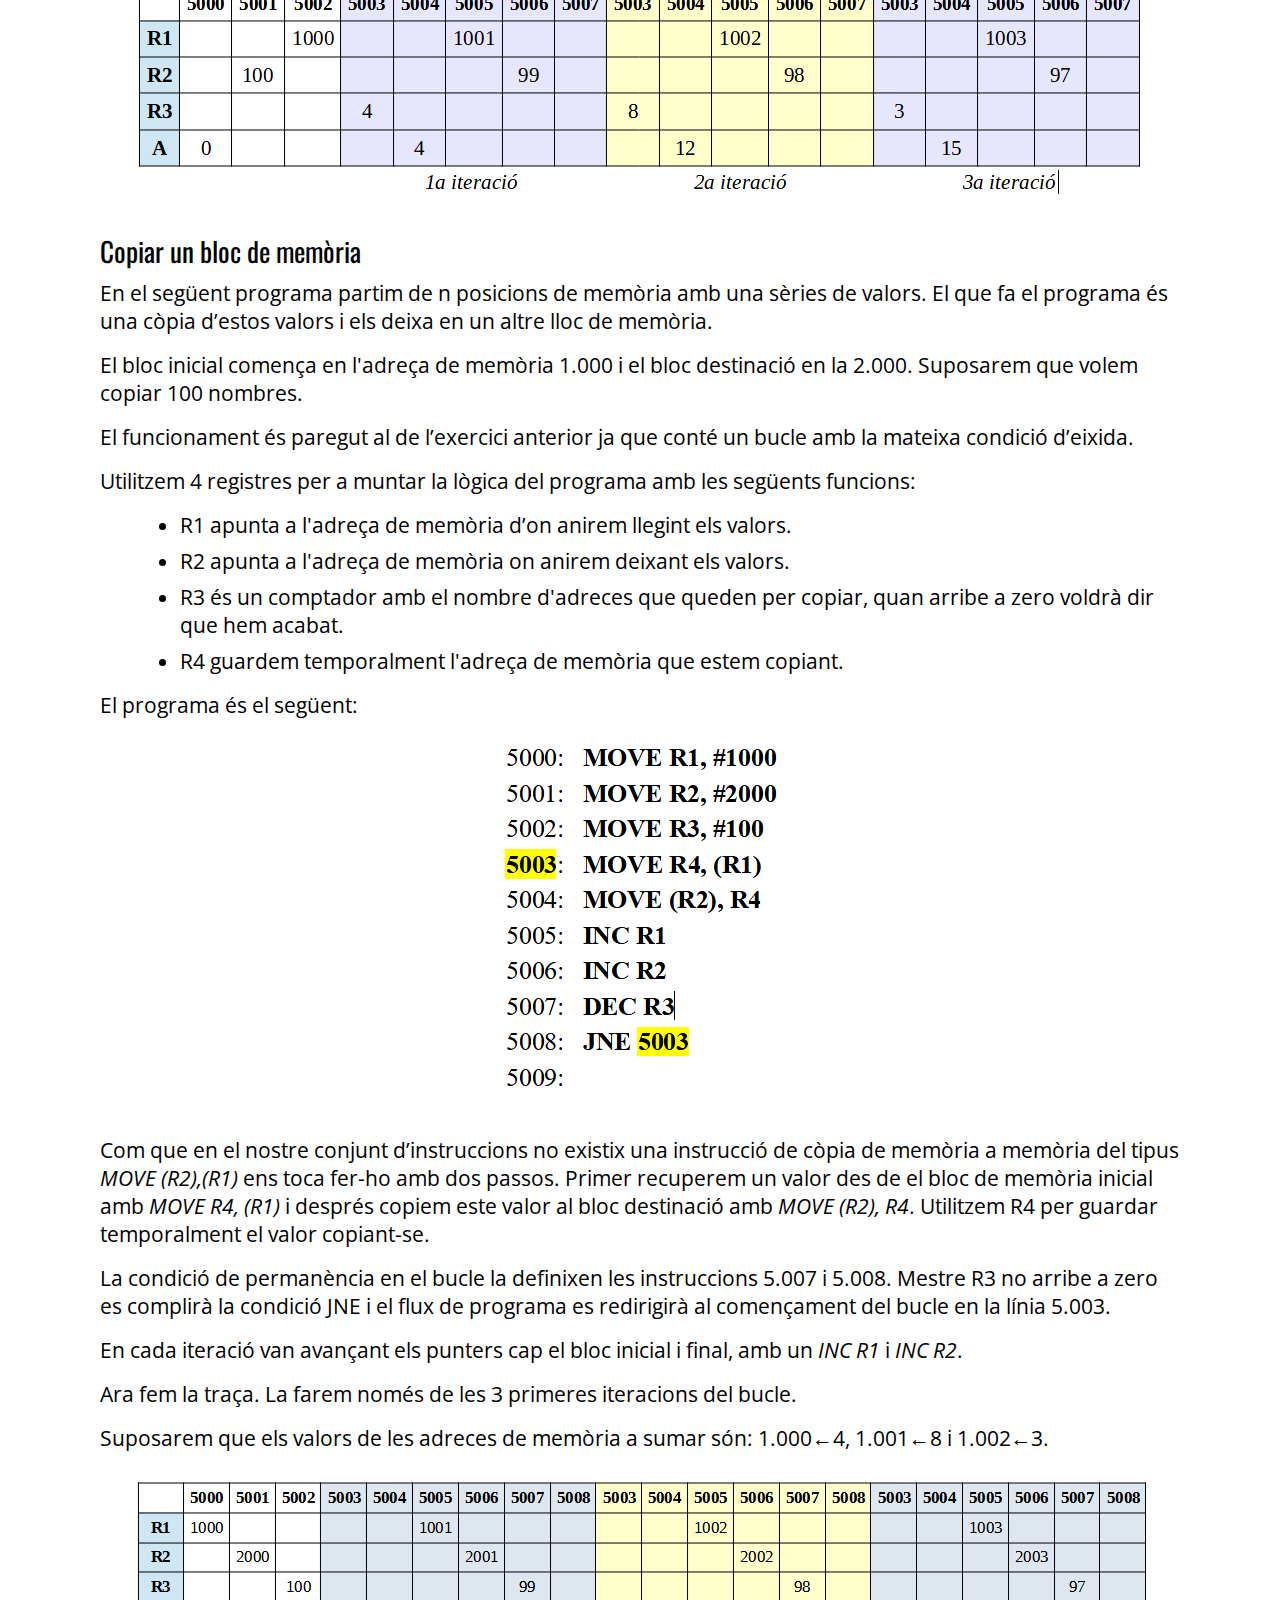
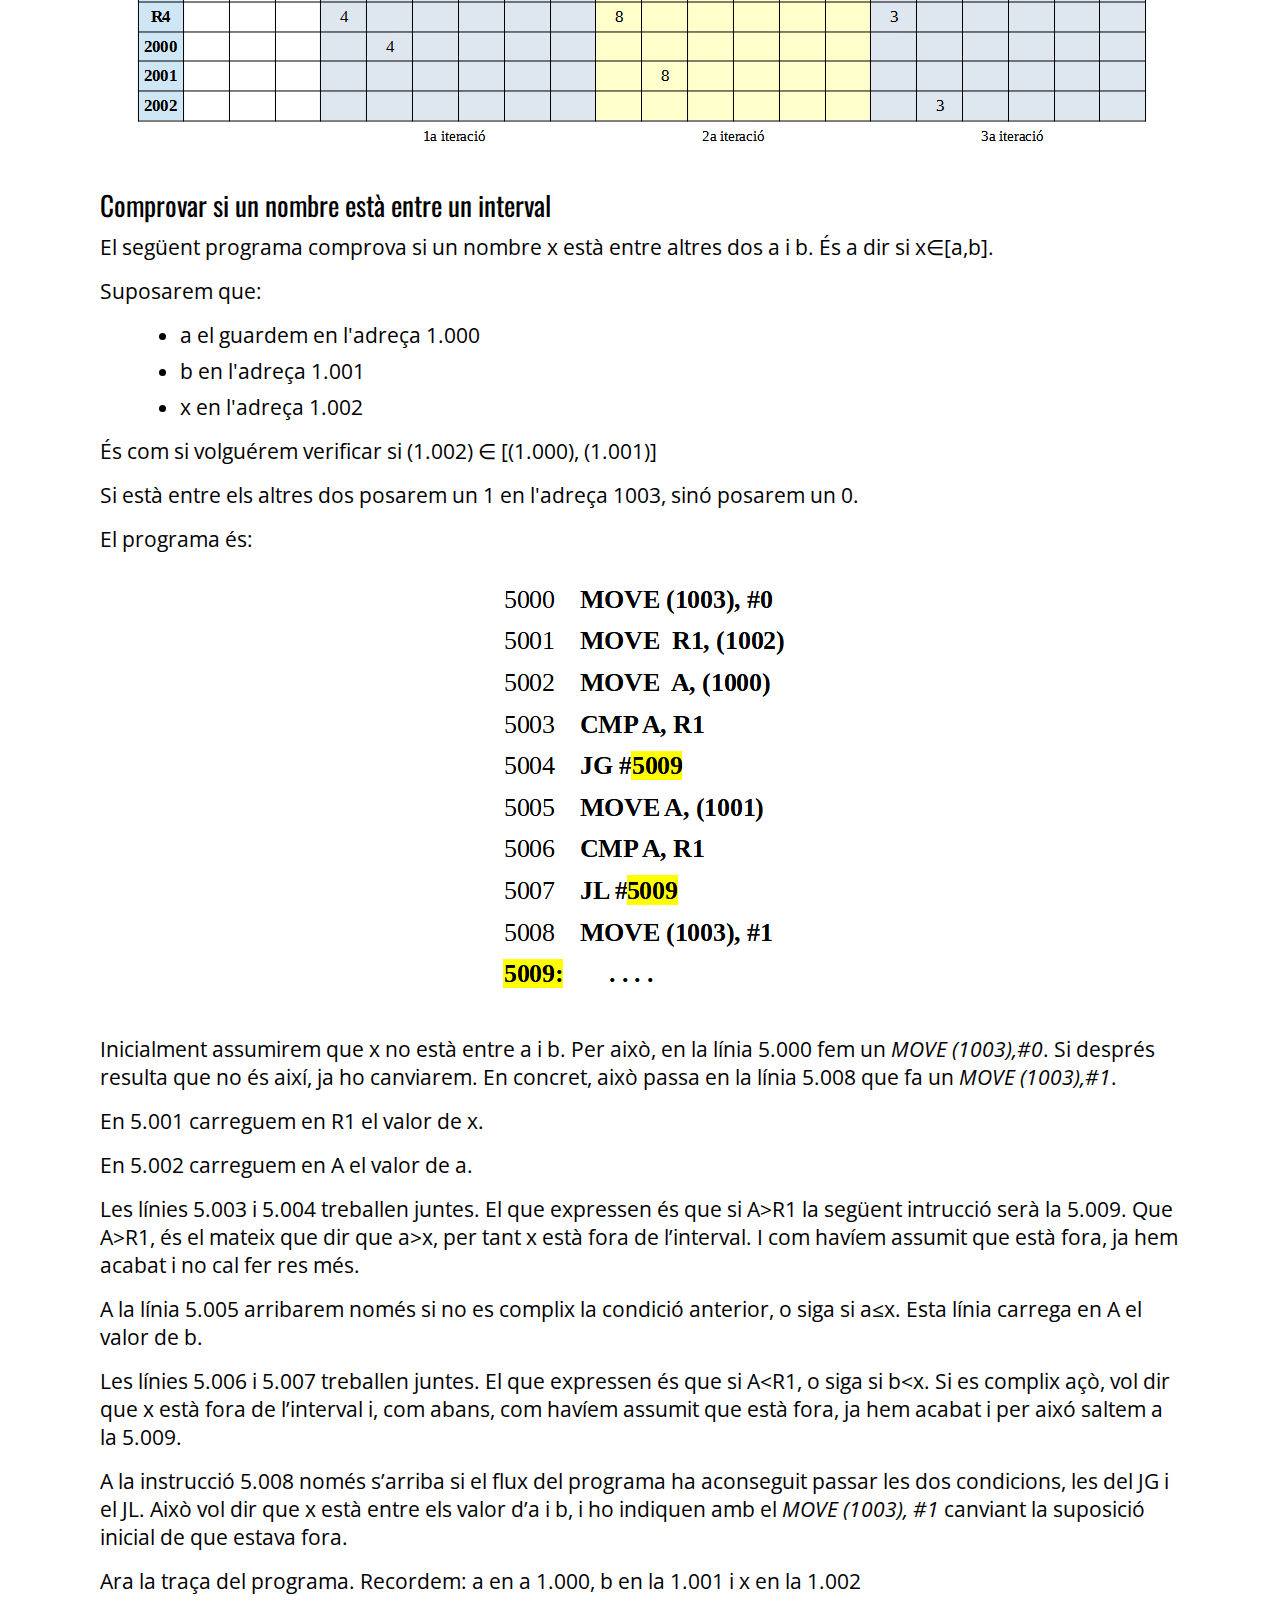
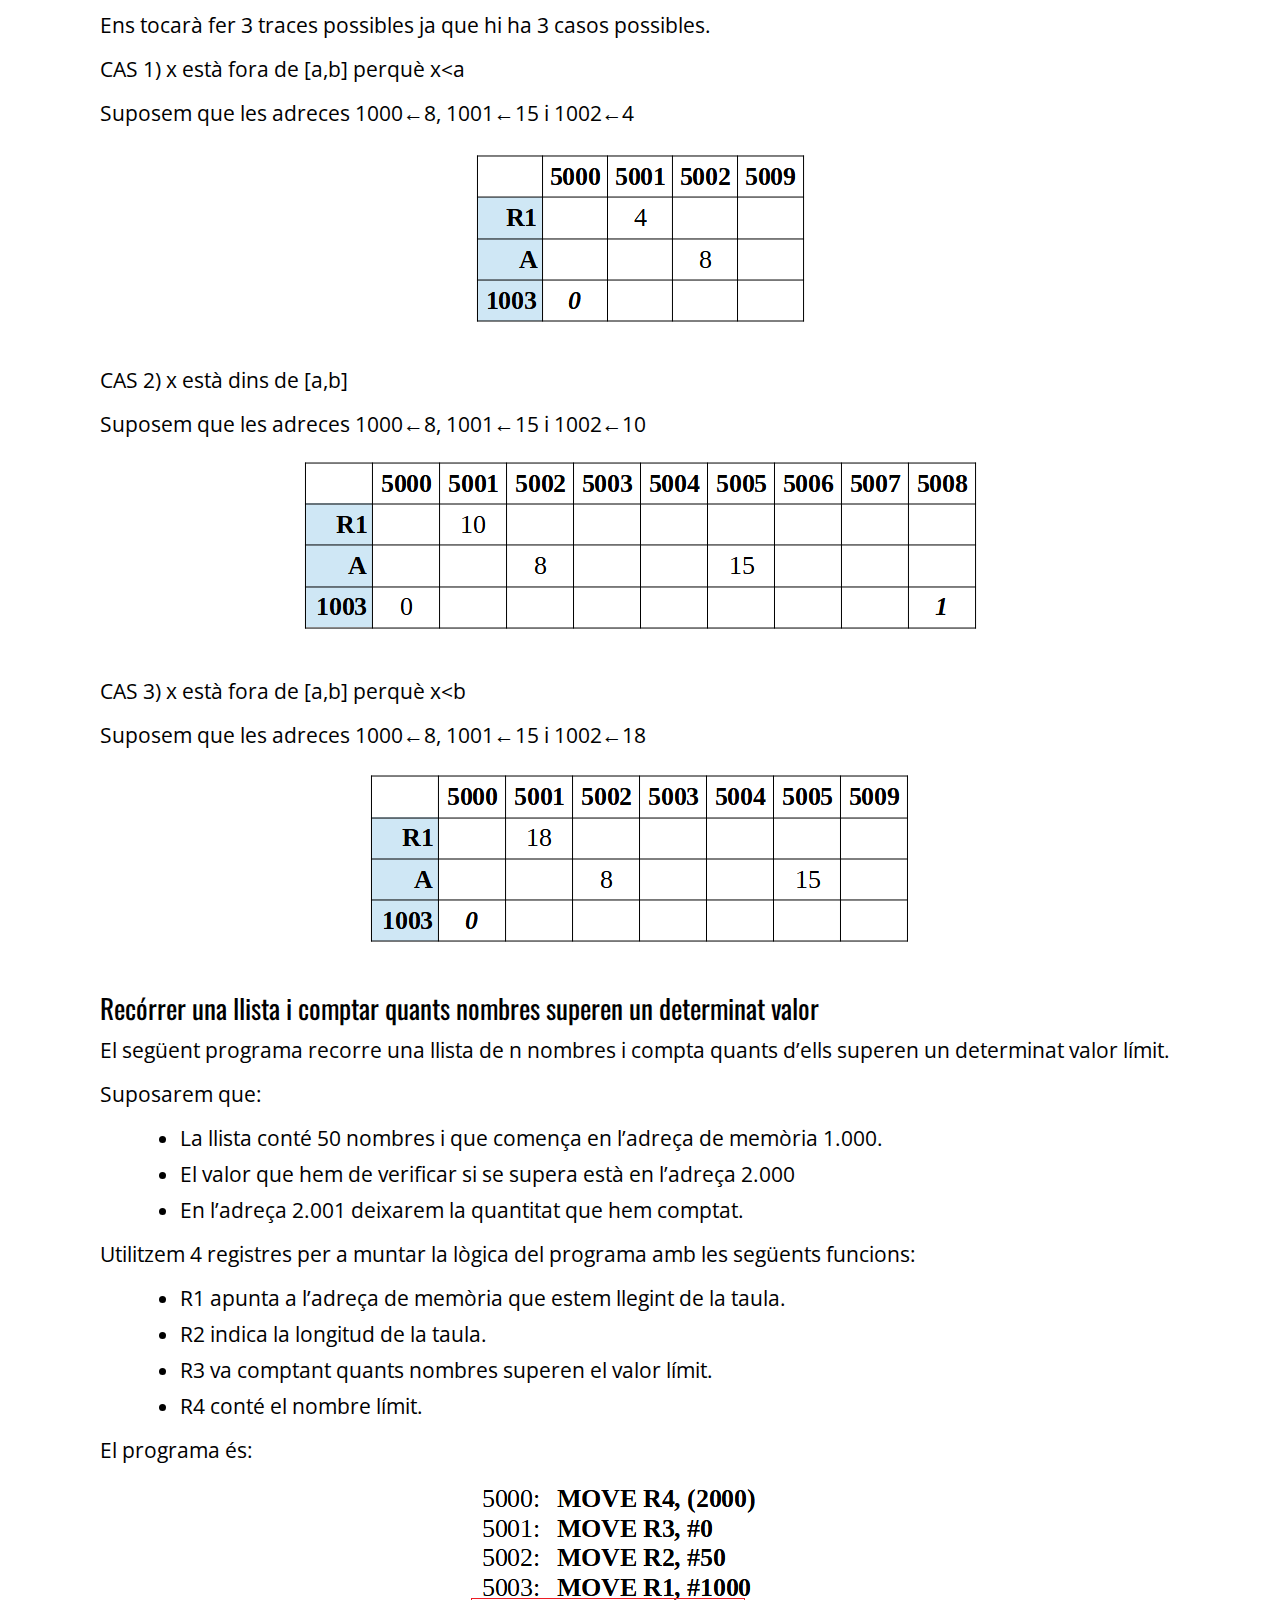
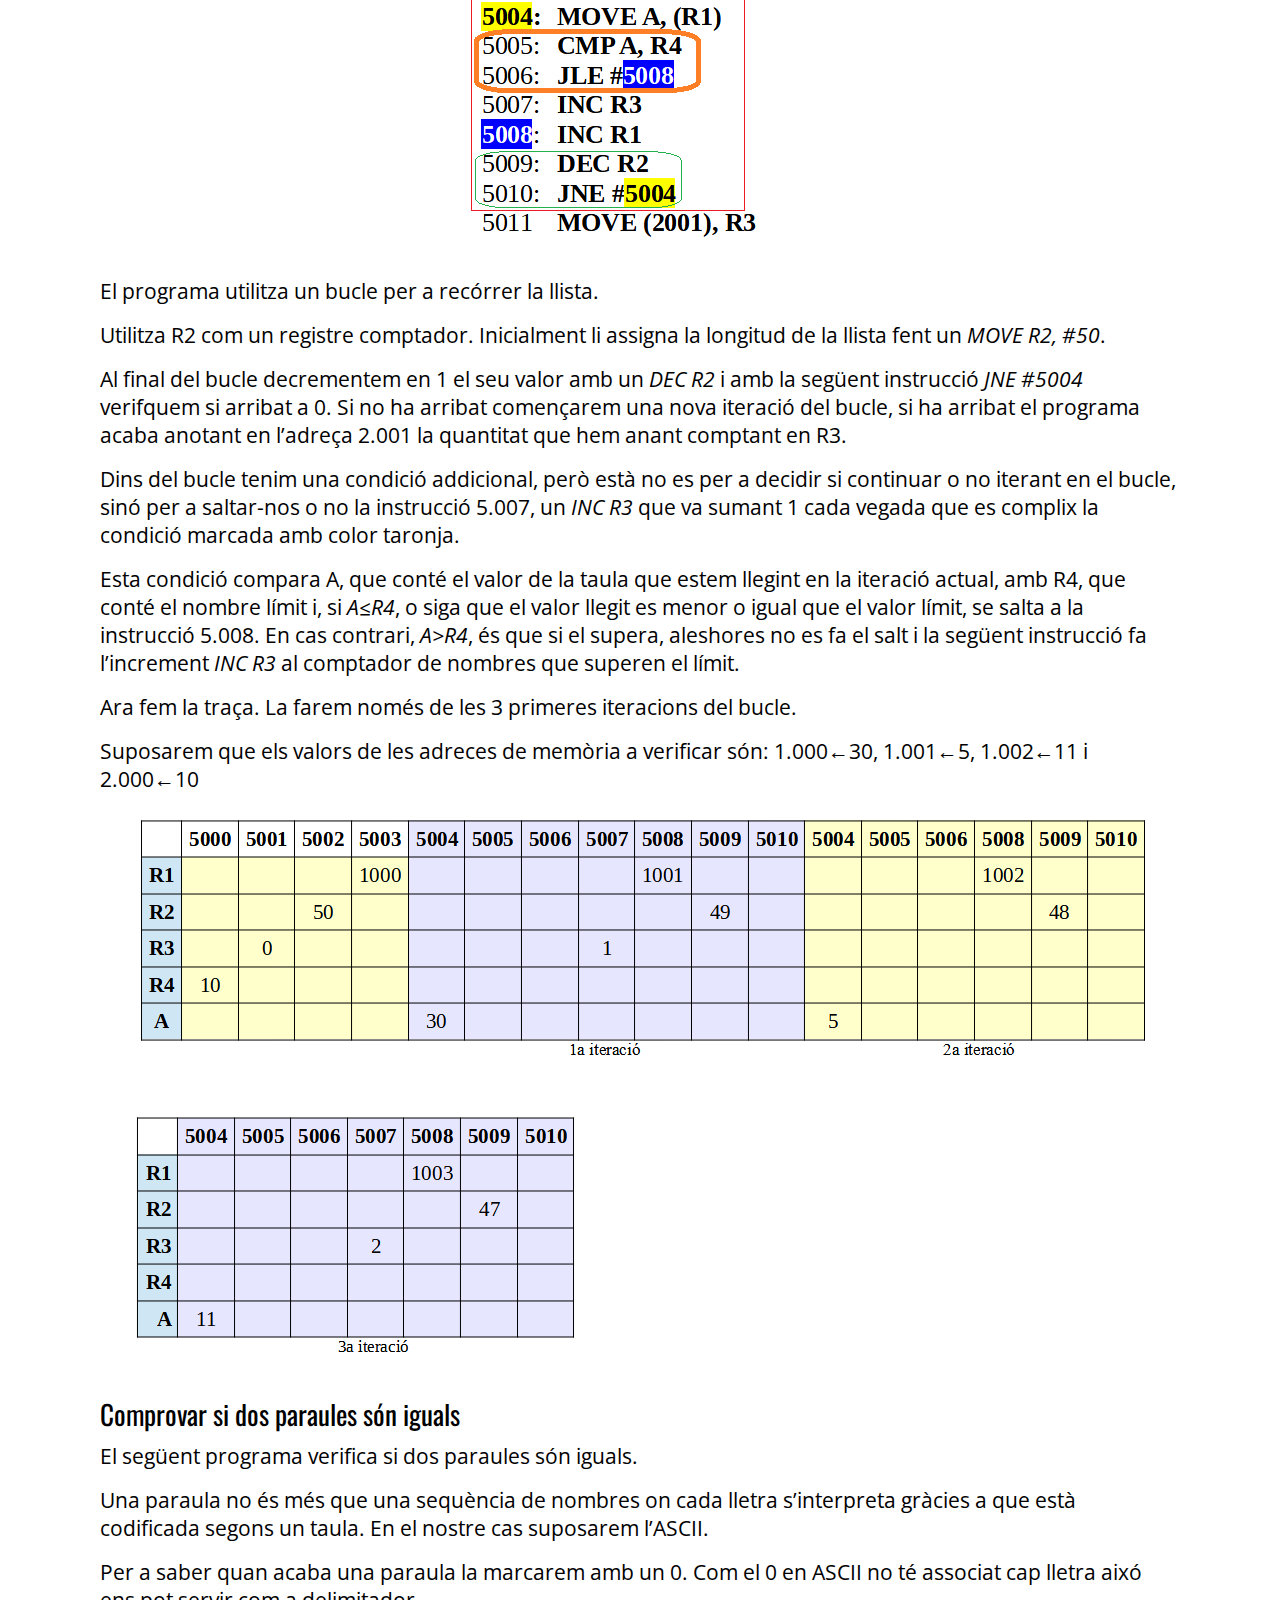
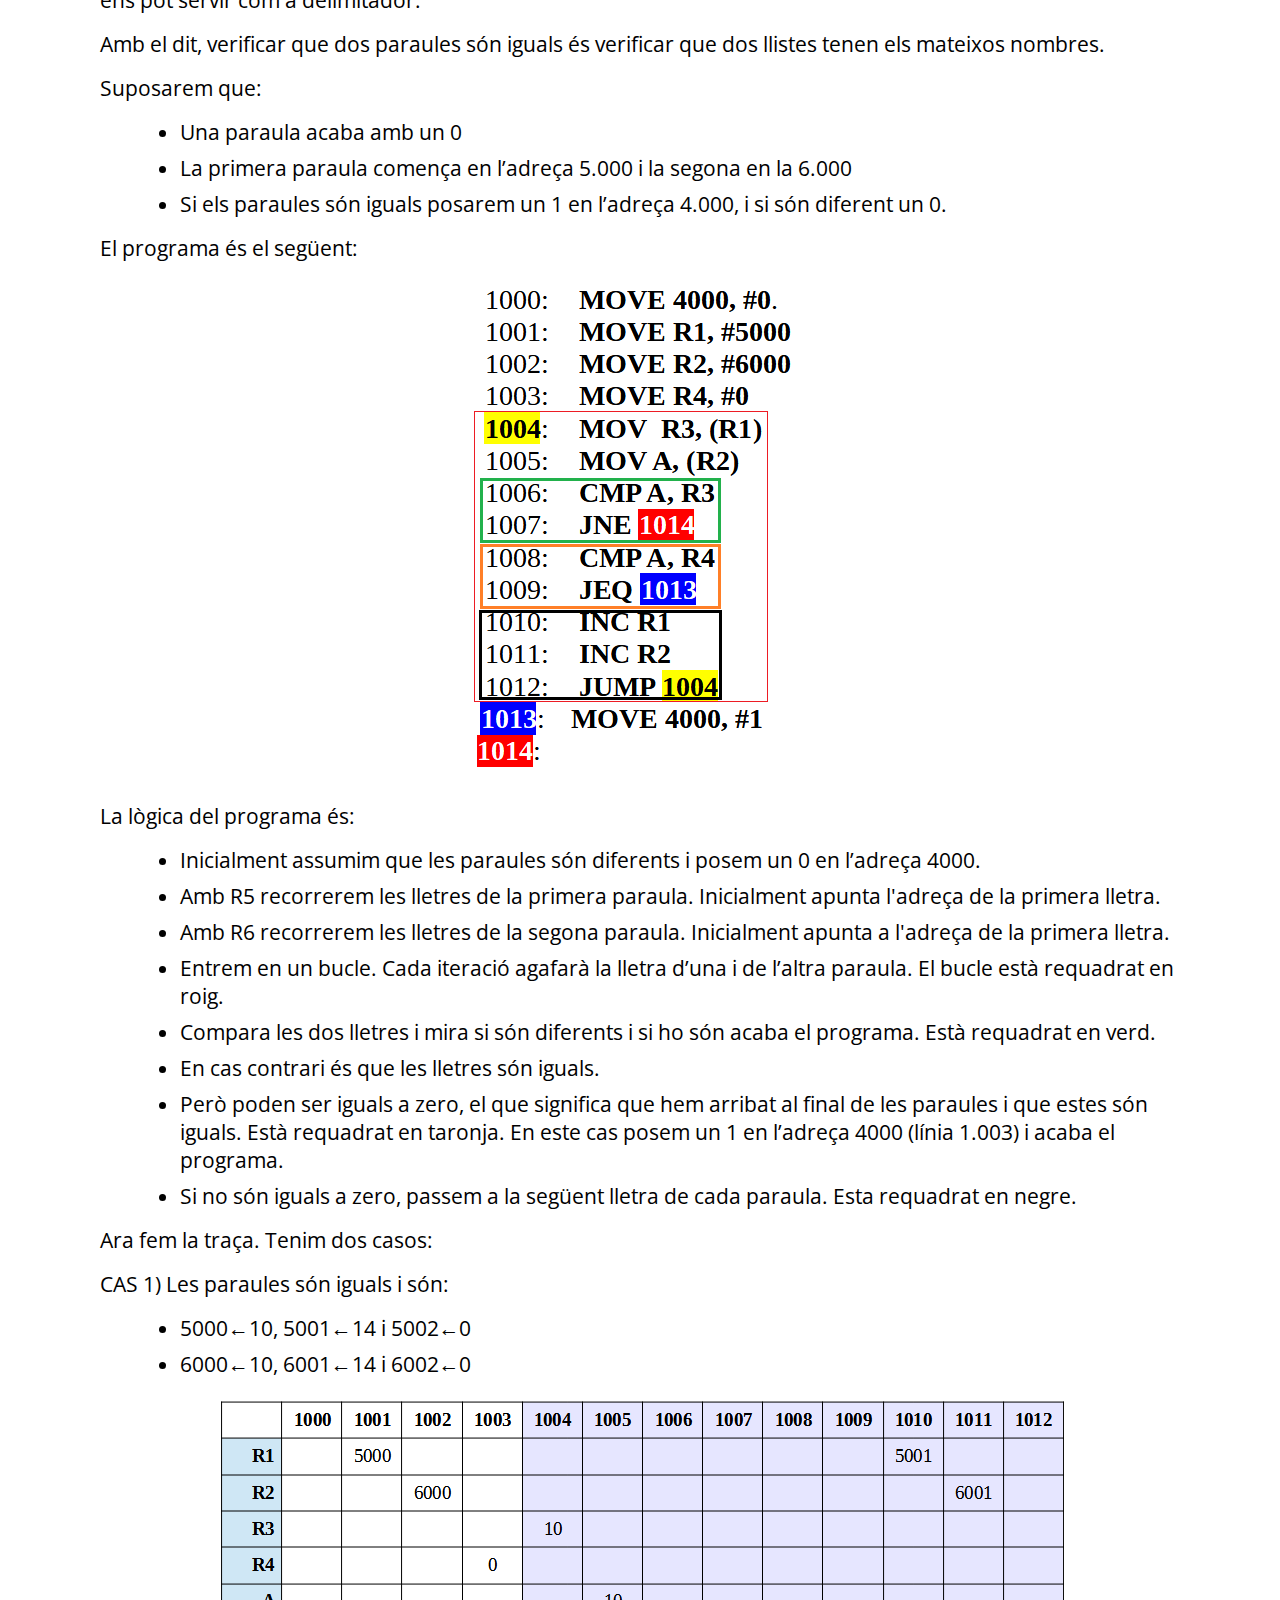
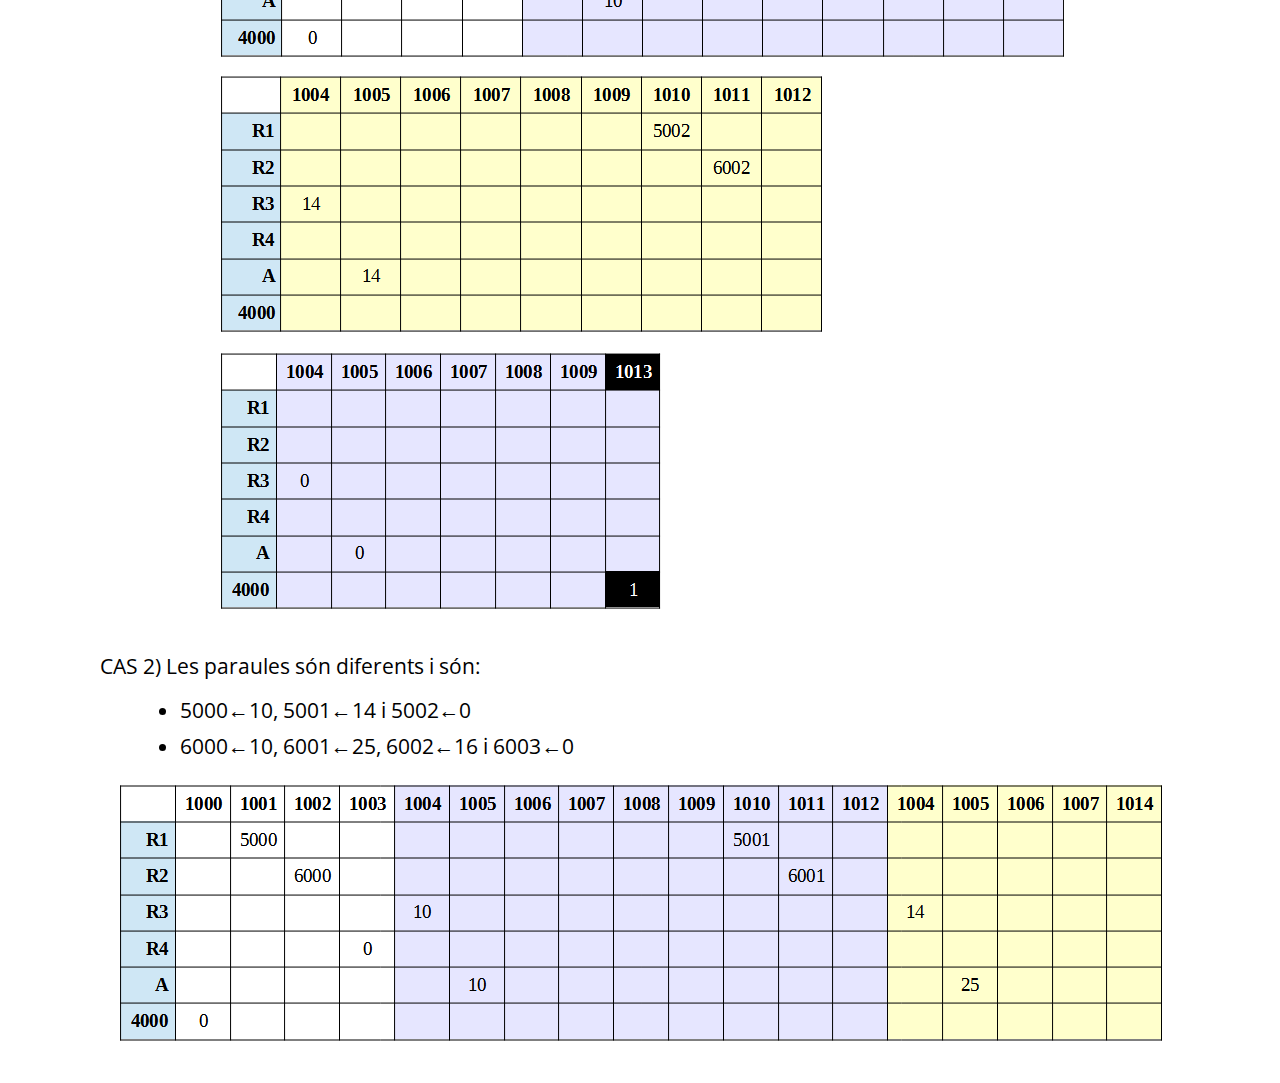
<file: pagina012_exercicis_traces/pagina012_exercicis_traces.html>
<!DOCTYPE html>
<html lang="ca">

<head>
	<meta charset="UTF-8">
	<meta http-equiv="X-UA-Compatible" content="IE=edge">
	<meta name="viewport" content="width=device-width, initial-scale=1.0">
	<title>Document</title>
	<link rel="preconnect" href="https://fonts.googleapis.com">
	<link rel="preconnect" href="https://fonts.gstatic.com" crossorigin>
	<link href="https://fonts.googleapis.com/css2?family=Open+Sans:wght@300&family=Oswald&display=swap" rel="stylesheet">
	<link rel="stylesheet" href="../estils/reset.css">
	<link rel="stylesheet" href="../estils/estils.css">
</head>

<body>

	<h2>Exercicis resolts: Traces de programes en ensamblador</h2>

	<p>
		Un processador no sap el fa, seguix cegament les instruccions del programa.
		És responsabilitat del programador donar la lògica al programa, analitzar tots els possibles casos que es poden donar i
		codificar les instruccions adequades.
	</p>

	<p>
		El següents programes ja estan fets. Amb les traces es pretén comprendre la lògica que seguix un processador per a resoldre
		problemes. Els programes dels exercicis són senzills i fan coses poc espectaculars.
		Però no t’enganyes, tot el que veus per pantalla, i el que no veus, es fa amb estes instruccions que hem estudiat.
		Realment ja molt més que estudiar, però no canvia substancialment el que hem aprés.
	</p>

	<h3>Sumar tres nombres</h3>
	<p>
		El següent programa suma tres nombres.
	</p>
	<p>
		El nombres estan en les adreces de memòria 1.000, 1.001 i 1.002, el resultat de la suma el deixarà en l'adreça 2.000.
	</p>
	<p>
		El programa està emmagatzemat a partir de l'adreça 5.000.
	</p>

	<figure>
		<img src="imatges/Exercici_sumar_tres_nombres.png" />
	</figure>

	<p>
		Com a estat inicial suposarem els següents valors: 1.000←8, 1.001←4 i 1.002←5.
	</p>

	<figure>
		<img src="imatges/Traça_exercici_sumar_tres_nombres.png" />
	</figure>


	<h3>Sumar n nombres</h3>

	<p>
		El següent programa suma qualsevol quantitat de nombres emmagatzemats a partir de l'adreça de memòria 1.000.
		El resultat de la suma el deixa l'adreça 2.000.
	</p>
	<p>
		Com en este programa trobem un bucle, vegem primer què és un bucle:
		Un bucle és una seqüència d’instruccions que s’executa repetidament.
		Cada repetició del codi s’anomena una <i>iteració</i>.
	</p>
	<p>
		Eixir d'un bucle o continuar interant en ell es decidix comprovant si es complix o no una determinada condició.
		Encara que, en cada iteració les instruccions a executar són les mateixes, les dades no són les mateixes.
	</p>
	<p>
		Un bucle que no deixa mai d’iterar es diu que és un <i>bucle infinit</i>.
	</p>
	<p>
		Com a exemple pràctic, centrem-nos en el nostre programa. El codi és el següent:
	</p>

	<figure>
		<img src="imatges/Exercici_sumar_n_nombres.png" />
	</figure>

	<p>
		Enquadrat en roig està el bucle. La condició d’eixida la formen les instrucions requadrades en vert.
	</p>
	<p>
		En el registre R2 tenim la quantitat de nombres que sumarem.
		En esta traça seran 100, en la línia 5.001 assignem este valor amb un <i>MOVE R2, #100</i>.
		És diu que R2 és un comptador.
	</p>
	<p>
		Al final de cada iteració, anem decrementant en 1 el valor d’R2 amb <i>DEC R2</i> i quan R2 val 0 significarà que hem compat 200
		i per tant hem acabat.
	</p>
	<p>
		Quan fem un <i>DEC R2</i> no només restem 1 a R2 si no que automàticament es modifiquen el bits Z i S del registre d’estat.
	</p>
	<p>
		La instrucció <i>JNE #5003</i> provoca que la següent instrucció serà la 5.003 (la primera del bucle) si el bit Z=0,
		dit d’altra manera si R2≠0. Quan R2=0 la condició no és complirà i la següent instrucció serà la 5.008, ja haurem eixit del bucle.
	</p>
	<p>
		Vegem com es fa la suma.
	</p>
	<p>
		En l’Acumulador anem acumulant la suma (per això es diu registre Acumulador).
		En la línia 5.000 fem un <i>MOVE A, #0</i> ja que no sabem quin valor té actualment l’Acumulador.
	</p>
	<p>
		Utilitzarem el registre R1 com un punter, és a dir, conté una adreça de memòria.
		Inicialment li assignem un 1.000 amb un <i>MOVE R1,#1000</i>. Es diu que R1 apunta a l’adreça 1.000.
	</p>
	<p>
		Ara entre en el bucle:
	</p>
	<ul>
		<li>
			En la 5.003 càrreguem en el registre R3 el contingut de l’adreça de memòria a què apunta R1, o siga, el contingut de
			l’adreça 1.000 que conté el primer dels nombres a sumar.
		</li>
		<li>
			En la 5.004 sumem a l’acumulador en valor que acaben de recuperar.
		</li>
		<li>
			En la 5.005 incremente en 1 el contingut d’R1, que passarà a vadre 1.000 a 1.001.
			El que estem és apunte a la següent adreça de memòria que volem sumar, que ho farem en la següent iteració del bucle.
		</li>
		<li>
			Ara ja ve la condició de permanència en le bucle.
			Restem 1 a R2, que passarà a valdre 99.
			Com no és zero la següent instrucció que s’executarà serà la 5.003.
		</li>
	</ul>
	<p>
		Hem fet ja la 1a iteració del bucle i comencem amb la 2a.
		Les instruccions són les mateixes però les dades diferents.
		Ara, en R1 tenim 1.001 (en la 1a iteració era 1.000).
		Ara en A tenim el contingut de l’adreça 1.000 i al llarg de esta iteració li sumarem el de la 1.001.
	</p>
	<p>
		Novament incrementen R1 perquè apunte a la següent adreça a sumar (la 1.002), decrementem R1 y verifiquem si ha arribat
		o no a zero.
	</p>
	<p>
		Este lògica seguirà i només es trencarà en l’última iteració, en eixos moments R1=0 i en A hauren anant acumulant els 100
		nombres que teniem en memòria.
	</p>
	<p>
		Només queda deixar en l’adreça 2.000 el resultat de la suma fent un MOVE (2000),A
	</p>

	<p>
		Ara farem la traça. Com fer una traça de 100 nombres seria molt llarg, farem la traça només de les primeres 3 iteracions.
	</p>
	<p>
		Suposarem que els valors de les adreces de memòria a sumar són: 1.000←4, 1.001←8 i 1.002←3.
	</p>

	<figure>
		<img src="imatges/Traça_exercici_sumar_n_nombres.png" />
	</figure>

	<h3>Copiar un bloc de memòria</h3>
	<p>
		En el següent programa partim de n posicions de memòria amb una sèries de valors.
		El que fa el programa és una còpia d’estos valors i els deixa en un altre lloc de memòria.
	</p>
	<p>
		El bloc inicial comença en l'adreça de memòria 1.000 i el bloc destinació en la 2.000.
		Suposarem que volem copiar 100 nombres.
	</p>
	<p>
		El funcionament és paregut al de l’exercici anterior ja que conté un bucle amb la mateixa condició d’eixida.
	</p>
	<p>
		Utilitzem 4 registres per a muntar la lògica del programa amb les següents funcions:
	</p>
	<ul>
		<li>
			R1 apunta a l'adreça de memòria d’on anirem llegint els valors.
		</li>
		<li>
			R2 apunta a l'adreça de memòria on anirem deixant els valors.
		</li>
		<li>
			R3 és un comptador amb el nombre d'adreces que queden per copiar, quan arribe a zero voldrà dir que hem acabat.
		</li>
		<li>
			R4 guardem temporalment l'adreça de memòria que estem copiant.
		</li>
	</ul>

	<p>
		El programa és el següent:
	</p>

	<figure>
		<img src="imatges/Exercici_copiar_bloc_memòria.png" />
	</figure>

	<p>
		Com que en el nostre conjunt d’instruccions no existix una instrucció de còpia de memòria a memòria del tipus <i>MOVE (R2),(R1)</i>
		ens toca fer-ho amb dos passos.
		Primer recuperem un valor des de el bloc de memòria inicial amb <i>MOVE R4, (R1)</i> i després copiem este valor al bloc destinació
		amb <i>MOVE (R2), R4</i>. Utilitzem R4 per guardar temporalment el valor copiant-se.
	</p>
	<p>
		La condició de permanència en el bucle la definixen les instruccions 5.007 i 5.008.
		Mestre R3 no arribe a zero es complirà la condició JNE i el flux de programa es redirigirà al començament del bucle en la línia 5.003.
	</p>
	<p>
		En cada iteració van avançant els punters cap el bloc inicial i final, amb un <i>INC R1</i> i <i>INC R2</i>.
	</p>
	<p>
		Ara fem la traça. La farem només de les 3 primeres iteracions del bucle.
	</p>
	<p>
		Suposarem que els valors de les adreces de memòria a sumar són: 1.000←4, 1.001←8 i 1.002←3.
	</p>

	<figure>
		<img src="imatges/Traça_exercici_copiar_bloc_memòria.png" />
	</figure>

	<h3>Comprovar si un nombre està entre un interval</h3>
	<p>
		El següent programa comprova si un nombre x està entre altres dos a i b. És a dir si x&#8712;[a,b].
	</p>
	<p>
		Suposarem que:
	</p>
	<ul>
		<li>a el guardem en l'adreça 1.000</li>
		<li>b en l'adreça 1.001</li>
		<li>x en l'adreça 1.002</li>
	</ul>
	<p>
		És com si volguérem verificar si (1.002) &#8712; [(1.000), (1.001)]
	</p>
	<p>
		Si està entre els altres dos posarem un 1 en l'adreça 1003, sinó posarem un 0.
	</p>

	<p>
		El programa és:
	</p>
	<figure>
		<img src="imatges/Exercici_nombre_en_interval.png" />
	</figure>

	<p>
		Inicialment assumirem que x no està entre a i b. Per això, en la línia 5.000 fem un <i>MOVE (1003),#0</i>.
		Si després resulta que no és així, ja ho canviarem. En concret, això passa en la línia 5.008 que fa un <i>MOVE (1003),#1</i>.
	</p>
	<p>
		En 5.001 carreguem en R1 el valor de x.
	</p>
	<p>
		En 5.002 carreguem en A el valor de a.
	</p>
	<p>
		Les línies 5.003 i 5.004 treballen juntes.
		El que expressen és que si A>R1 la següent intrucció serà la 5.009.
		Que A>R1, és el mateix que dir que a>x, per tant x està fora de l’interval.
		I com havíem assumit que està fora, ja hem acabat i no cal fer res més.
	</p>
	<p>
		A la línia 5.005 arribarem només si no es complix la condició anterior, o siga si a≤x.
		Esta línia carrega en A el valor de b.
	</p>
	<p>
		Les línies 5.006 i 5.007 treballen juntes. El que expressen és que si A&lt;R1, o siga si b&lt;x.
		Si es complix açò, vol dir que x està fora de l’interval i, com abans, com havíem assumit que està fora, ja hem acabat
		i per aixó saltem a la 5.009.
	</p>
	<p>
		A la instrucció 5.008 només s’arriba si el flux del programa ha aconseguit passar les dos condicions,
		les del JG i el JL.
		Això vol dir que x està entre els valor d’a i b, i ho indiquen amb el <i>MOVE (1003), #1</i> canviant
		la suposició inicial de que estava fora.
	</p>


	<p>
		Ara la traça del programa.
		Recordem: a en a 1.000, b en la 1.001 i x en la 1.002
	</p>
	<p>
		Ens tocarà fer 3 traces possibles ja que hi ha 3 casos possibles.
	</p>

	<p>
		CAS 1) x està fora de [a,b] perquè x&lt;a
	</p>
	<p>
		Suposem que les adreces 1000←8, 1001←15 i 1002←4
	</p>

	<figure>
		<img src="imatges/Traça_exercici_nombre_en_interval_1.png" />
	</figure>

	<p>
		CAS 2) x està dins de [a,b]
	</p>
	<p>
		Suposem que les adreces 1000←8, 1001←15 i 1002←10
	</p>

	<figure>
		<img src="imatges/Traça_exercici_nombre_en_interval_2.png" />
	</figure>

	<p>
		CAS 3) x està fora de [a,b] perquè x&lt;b
	</p>
	<p>
		Suposem que les adreces 1000←8, 1001←15 i 1002←18
	</p>

	<figure>
		<img src="imatges/Traça_exercici_nombre_en_interval_3.png" />
	</figure>


	<h3>Recórrer una llista i comptar quants nombres superen un determinat valor</h3>

	<p>
		El següent programa recorre una llista de n nombres i compta quants d’ells superen un determinat valor límit.
	</p>
	<p>
		Suposarem que:
	</p>
	<ul>
		<li>
			La llista conté 50 nombres i que comença en l’adreça de memòria 1.000.
		</li>
		<li>
			El valor que hem de verificar si se supera està en l’adreça 2.000
		</li>
		<li>
			En l’adreça 2.001 deixarem la quantitat que hem comptat.
		</li>
	</ul>

	<p>
		Utilitzem 4 registres per a muntar la lògica del programa amb les següents funcions:
	</p>
	<ul>
		<li>R1 apunta a l’adreça de memòria que estem llegint de la taula.</li>
		<li>R2 indica la longitud de la taula.</li>
		<li>R3 va comptant quants nombres superen el valor límit.</li>
		<li>R4 conté el nombre límit.</li>
	</ul>

	<p>
		El programa és:
	</p>

	<figure>
		<img src="imatges/Exercici_quantitat_superen_limit.png" />
	</figure>


	<p>
		El programa utilitza un bucle per a recórrer la llista.
	</p>
	<p>
		Utilitza R2 com un registre comptador. Inicialment li assigna la longitud de la llista fent un <i>MOVE R2, #50</i>.
	</p>
	<p>
		Al final del bucle decrementem en 1 el seu valor amb un <i>DEC R2</i> i amb la següent instrucció <i>JNE #5004</i> verifquem si arribat a 0.
		Si no ha arribat començarem una nova iteració del bucle, si ha arribat el programa acaba anotant en l’adreça 2.001 la quantitat que hem anant
		comptant en R3.
	</p>
	<p>
		Dins del bucle tenim una condició addicional, però està no es per a decidir si continuar o no iterant en el bucle, sinó per a saltar-nos o no la
		instrucció 5.007, un <i>INC R3</i> que va sumant 1 cada vegada que es complix la condició marcada amb color taronja.
	</p>
	<p>
		Esta condició compara A, que conté el valor de la taula que estem llegint en la iteració actual, amb R4, que conté el nombre límit i, si <i>A≤R4</i>,
		o siga que el valor llegit es menor o igual que el valor límit, se salta a la instrucció 5.008.
		En cas contrari, <i>A>R4</i>, és que si el supera, aleshores no es fa el salt i la següent instrucció fa l’increment <i>INC R3</i> al comptador de nombres
		que superen el límit.
	</p>

	<p>
		Ara fem la traça. La farem només de les 3 primeres iteracions del bucle.
	</p>
	<p>
		Suposarem que els valors de les adreces de memòria a verificar són: 1.000←30, 1.001←5, 1.002←11 i 2.000←10
	</p>

	<figure>
		<img src="imatges/Traça_exercici_quantitat_superen_limit.png" />
	</figure>

	<h3>Comprovar si dos paraules són iguals</h3>
	<p>
		El següent programa verifica si dos paraules són iguals.
	</p>
	<p>
		Una paraula no és més que una sequència de nombres on cada lletra s’interpreta gràcies a que està codificada segons un taula.
		En el nostre cas suposarem l’ASCII.
	</p>
	<p>
		Per a saber quan acaba una paraula la marcarem amb un 0.
		Com el 0 en ASCII no té associat cap lletra aixó ens pot servir com a delimitador.
	</p>
	<p>
		Amb el dit, verificar que dos paraules són iguals és verificar que dos llistes tenen els mateixos nombres.
	</p>
	<p>
		Suposarem que:
	</p>
	<ul>
		<li>Una paraula acaba amb un 0</li>
		<li>La primera paraula comença en l’adreça 5.000 i la segona en la 6.000</li>
		<li>Si els paraules són iguals posarem un 1 en l’adreça 4.000, i si són diferent un 0.</li>
	</ul>

	<p>
		El programa és el següent:
	</p>

	<figure>
		<img src="imatges/Exercici_comparar_paraules.png" />
	</figure>

	<p>
		La lògica del programa és:
	</p>
	<ul>
		<li>
			Inicialment assumim que les paraules són diferents i posem un 0 en l’adreça 4000.
		</li>
		<li>
			Amb R5 recorrerem les lletres de la primera paraula.
			Inicialment apunta l'adreça de la primera lletra.
		</li>
		<li>
			Amb R6 recorrerem les lletres de la segona paraula.
			Inicialment apunta a l'adreça de la primera lletra.
		</li>
		<li>
			Entrem en un bucle. Cada iteració agafarà la lletra d’una i de l’altra paraula.
			El bucle està requadrat en roig.
		</li>
		<li>
			Compara les dos lletres i mira si són diferents i si ho són acaba el programa.
			Està requadrat en verd.
		</li>
		<li>
			En cas contrari és que les lletres són iguals.
		</li>
		<li>
			Però poden ser iguals a zero, el que significa que hem arribat al final de les paraules i que estes són iguals.
			Està requadrat en taronja.
			En este cas posem un 1 en l’adreça 4000 (línia 1.003) i acaba el programa.
		</li>
		<li>
			Si no són iguals a zero, passem a la següent lletra de cada paraula.
			Esta requadrat en negre.
		</li>
	</ul>

	<p>
		Ara fem la traça. Tenim dos casos:
	</p>

	<p>
		CAS 1) Les paraules són iguals i són:
	</p>
	<ul>
		<li>5000←10, 5001←14 i 5002←0</li>
		<li>6000←10, 6001←14 i 6002←0</li>
	</ul>


	<figure>
		<img src="imatges/Traça_exercici_comparar_paraules_1.png" />
	</figure>

	<p>
		CAS 2) Les paraules són diferents i són:
	</p>
	<ul>
		<li>5000←10, 5001←14 i 5002←0</li>
		<li>6000←10, 6001←25, 6002←16 i 6003←0</li>
	</ul>

	<figure>
		<img src="imatges/Traça_exercici_comparar_paraules_2.png" />
	</figure>

</body>

</html>
</file>
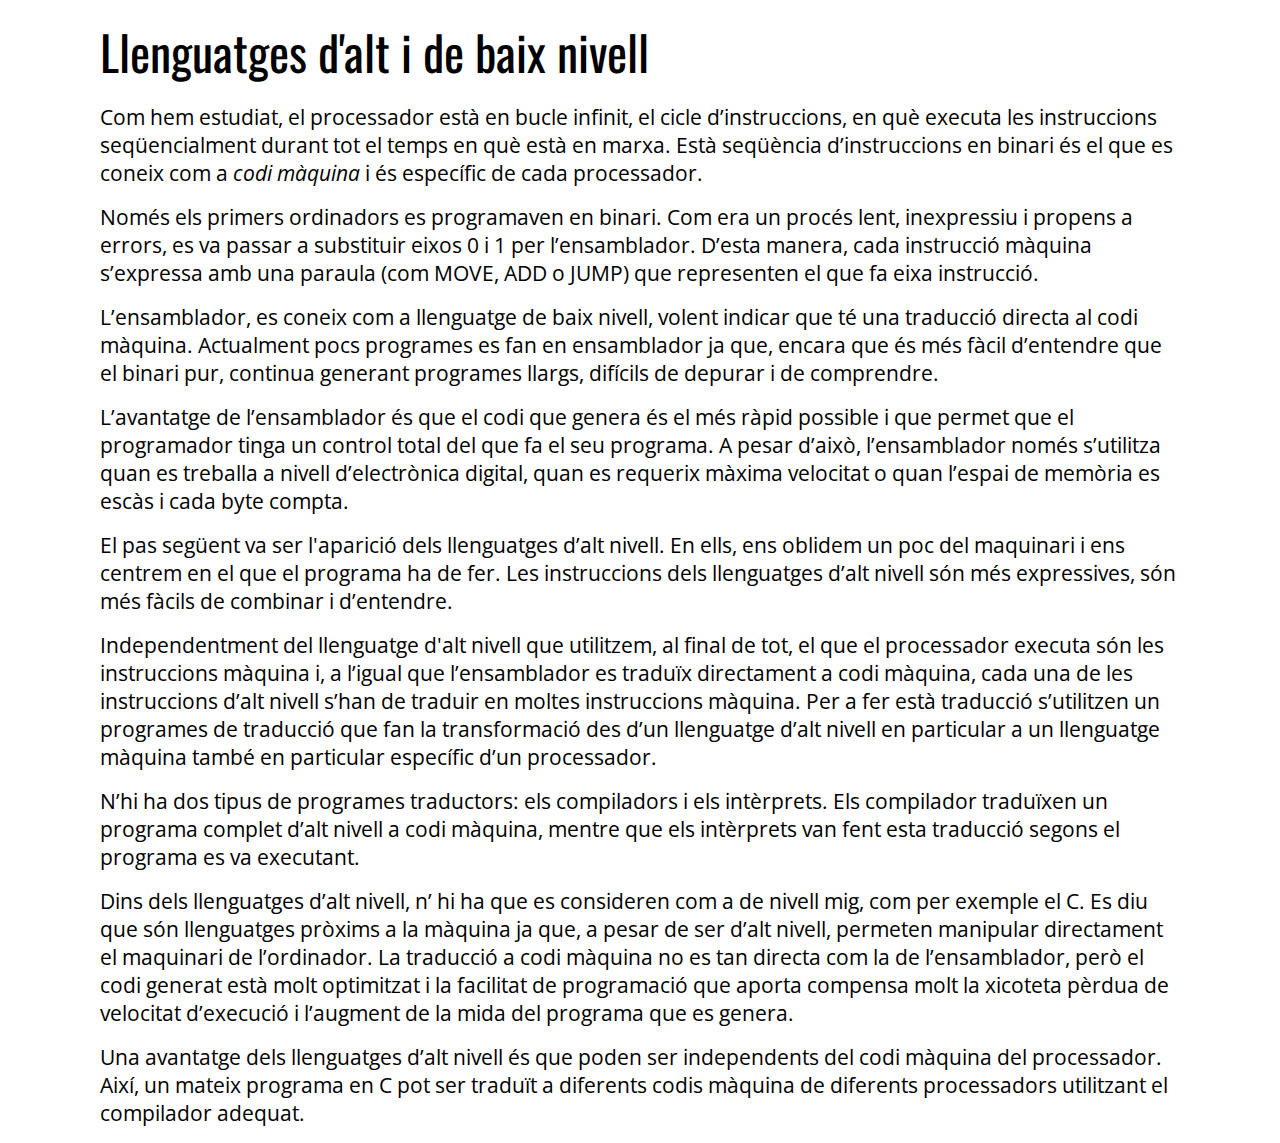
<file: pagina101_llenguates_alt_baix_nivell/pagina101_llenguatges_alt_baix_nivell.html>
<!DOCTYPE html>
<html lang="ca">

<head>
	<meta charset="UTF-8">
	<meta http-equiv="X-UA-Compatible" content="IE=edge">
	<meta name="viewport" content="width=device-width, initial-scale=1.0">
	<title>Document</title>
	<link rel="preconnect" href="https://fonts.googleapis.com">
	<link rel="preconnect" href="https://fonts.gstatic.com" crossorigin>
	<link href="https://fonts.googleapis.com/css2?family=Open+Sans:wght@300&family=Oswald&display=swap" rel="stylesheet">
	<link rel="stylesheet" href="../estils/reset.css">
	<link rel="stylesheet" href="../estils/estils.css">
</head>

<body>

	<h2>Llenguatges d'alt i de baix nivell</h2>

	<p>
		Com hem estudiat, el processador està en bucle infinit, el cicle d’instruccions, en què executa les instruccions seqüencialment
		durant tot el temps en què està en marxa.
		Està seqüència d’instruccions en binari és el que es coneix com a <i>codi màquina</i> i és específic de cada processador.
	</p>
	<p>
		Només els primers ordinadors es programaven en binari.
		Com era un procés lent, inexpressiu i propens a errors, es va passar a substituir eixos 0 i 1 per l’ensamblador.
		D’esta manera, cada instrucció màquina s’expressa amb una paraula (com MOVE, ADD o JUMP) que representen el que fa eixa
		instrucció.
	</p>
	<p>
		L’ensamblador, es coneix com a llenguatge de baix nivell, volent indicar que té una traducció directa al codi màquina.
		Actualment pocs programes es fan en ensamblador ja que, encara que és més fàcil d’entendre que el binari pur,
		continua generant programes llargs, difícils de depurar i de comprendre.
	</p>
	<p>
		L’avantatge de l’ensamblador és que el codi que genera és el més ràpid possible i que permet que el programador
		tinga un control total del que fa el seu programa.
		A pesar d’això, l’ensamblador només s’utilitza quan es treballa a nivell d’electrònica digital, quan es requerix màxima
		velocitat o quan l’espai de memòria es escàs i cada byte compta.
	</p>
	<p>
		El pas següent va ser l'aparició dels llenguatges d’alt nivell.
		En ells, ens oblidem un poc del maquinari i ens centrem en el que el programa ha de fer.
		Les instruccions dels llenguatges d’alt nivell són més expressives, són més fàcils de combinar i d’entendre.
	</p>
	<p>
		Independentment del llenguatge d'alt nivell que utilitzem, al final de tot, el que el processador executa són les instruccions
		màquina i, a l’igual que l’ensamblador es traduïx directament a codi màquina, cada una de les instruccions d’alt nivell s’han
		de traduir en moltes instruccions màquina.
		Per a fer està traducció s’utilitzen un programes de traducció que fan la transformació des d’un llenguatge d’alt nivell
		en particular a un llenguatge màquina també en particular específic d’un processador.
	</p>
	<p>
		N’hi ha dos tipus de programes traductors: els compiladors i els intèrprets.
		Els compilador traduïxen un programa complet d’alt nivell a codi màquina, mentre que els intèrprets van fent esta traducció
		segons el programa es va executant.
	</p>
	<p>
		Dins dels llenguatges d’alt nivell, n’ hi ha que es consideren com a de nivell mig, com per exemple el C.
		Es diu que són llenguatges pròxims a la màquina ja que, a pesar de ser d’alt nivell, permeten manipular directament el maquinari
		de l’ordinador.
		La traducció a codi màquina no es tan directa com la de l’ensamblador, però el codi generat està molt optimitzat i la facilitat
		de programació que aporta compensa molt la xicoteta pèrdua de velocitat d’execució i l’augment de la mida del programa que
		es genera.
	</p>

	<p>
		Una avantatge dels llenguatges d’alt nivell és que poden ser independents del codi màquina del processador.
		Així, un mateix programa en C pot ser traduït a diferents codis màquina de diferents processadors utilitzant el
		compilador adequat.
	</p>











</body>

</html>
</file>
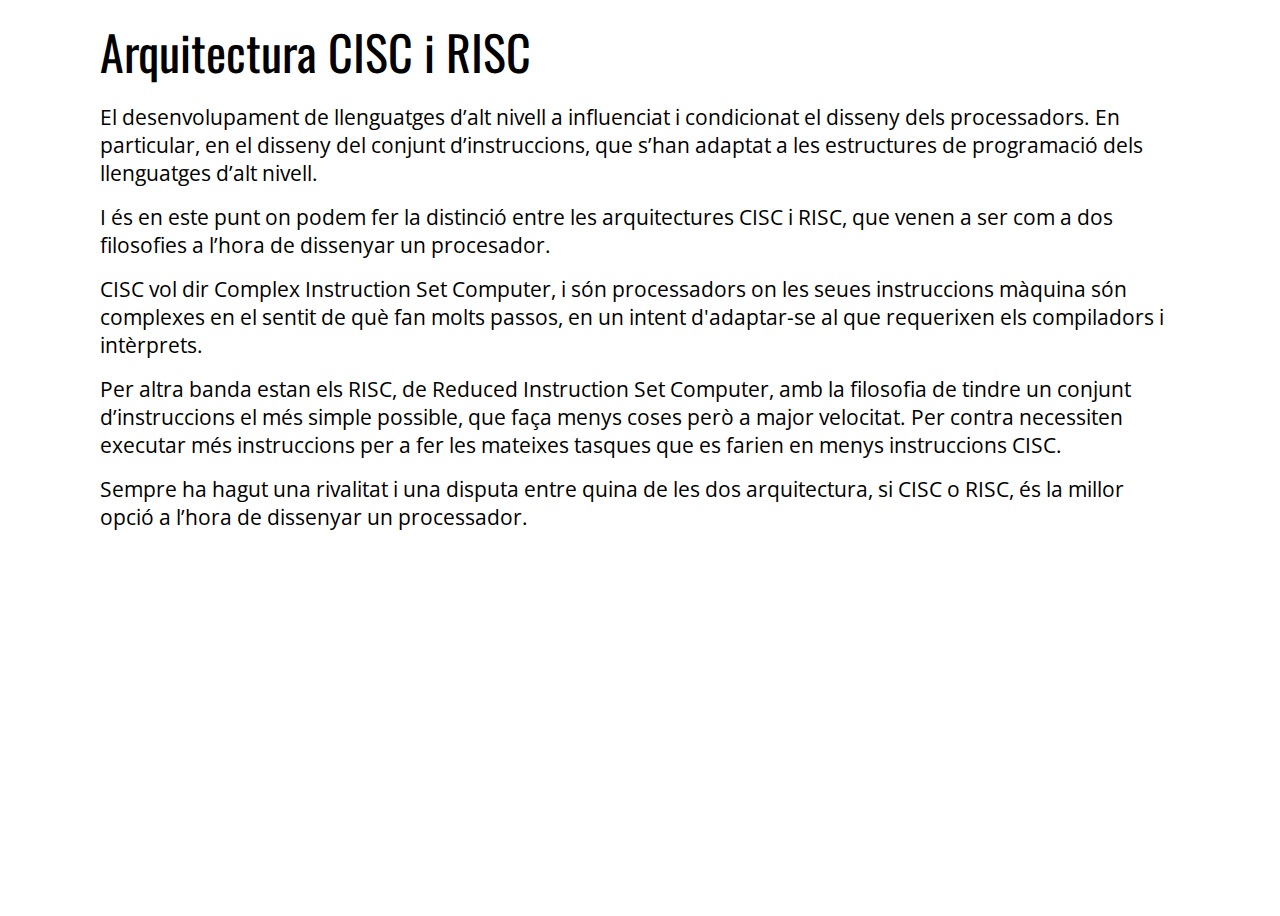
<file: pagina102_cisc_risc/pagina101_cisc_risc.html>
<!DOCTYPE html>
<html lang="ca">

<head>
	<meta charset="UTF-8">
	<meta http-equiv="X-UA-Compatible" content="IE=edge">
	<meta name="viewport" content="width=device-width, initial-scale=1.0">
	<title>Document</title>
	<link rel="preconnect" href="https://fonts.googleapis.com">
	<link rel="preconnect" href="https://fonts.gstatic.com" crossorigin>
	<link href="https://fonts.googleapis.com/css2?family=Open+Sans:wght@300&family=Oswald&display=swap" rel="stylesheet">
	<link rel="stylesheet" href="../estils/reset.css">
	<link rel="stylesheet" href="../estils/estils.css">
</head>

<body>

	<h2>Arquitectura CISC i RISC</h2>

	<p>
		El desenvolupament de llenguatges d’alt nivell a influenciat i condicionat el disseny dels processadors.
		En particular, en el disseny del conjunt d’instruccions, que s’han adaptat a les estructures de programació dels llenguatges
		d’alt nivell.
	</p>
	<p>
		I és en este punt on podem fer la distinció entre les arquitectures CISC i RISC, que venen a ser com a dos filosofies a
		l’hora de dissenyar un procesador.
	</p>
	<p>
		CISC vol dir Complex Instruction Set Computer, i són processadors on les seues instruccions màquina són complexes en el sentit
		de què fan molts passos, en un intent d'adaptar-se al que requerixen els compiladors i intèrprets.
	</p>
	<p>
		Per altra banda estan els RISC, de Reduced Instruction Set Computer, amb la filosofia de tindre un conjunt d’instruccions
		el més simple possible, que faça menys coses però a major velocitat.
		Per contra necessiten executar més instruccions per a fer les mateixes tasques que es farien en menys instruccions CISC.
	</p>
	<p>
		Sempre ha hagut una rivalitat i una disputa entre quina de les dos arquitectura, si CISC o RISC, és la millor opció
		a l’hora de dissenyar un processador.
	</p>













</body>

</html>
</file>
<file: estils/estils.css>
body {
	min-height: 100vh;
	max-width: 1080px;
	background-color: white;
	margin: 0 .5rem
}

h1 {
	font-family: 'Oswald', sans-serif;
	font-size: 2rem;
	margin: 1rem;
	text-align: center;
}

h2 {
	font-family: 'Oswald', sans-serif;
	font-size: 1.5rem;
	margin-top: 1rem;
	margin-bottom: 1rem;
}

h3 {
	font-family: 'Oswald', sans-serif;
	font-size: 1.5rem;
	margin-bottom: .5rem;
}

h4 {
	font-family: 'Oswald', sans-serif;
	font-size: 1.3rem;
	margin-bottom: 0;
}

h5 {
	font-family: 'Oswald', sans-serif;
	font-size: 1rem;
	text-decoration: underline;
	margin-bottom: 0;
}


p,
ul,
ol,
a {
	font-family: 'Open Sans', sans-serif;
	font-size: 1.3rem;
}

a {
	text-decoration: none;
}


p {
	margin-top: 0;
	margin-bottom: 1rem;
}

figure {
	display: flex;
	justify-content: center;
	margin-bottom: 2rem;
}

img {
	text-align: center;
}

ol,
ul,
menu {
	list-style: disc;
	margin-left: 1rem;
	margin-bottom: 1rem;
}

ul ul {
	list-style: circle;
	margin-left: 1rem;
}

li {
	margin-left: 1rem;
	margin-bottom: .5rem;
}

strong {
	font-weight: bold;
}

i {
	font-style: italic;
}

sub,
sup {
	font-size: 75%;
	line-height: 0;
	position: relative;
	vertical-align: baseline;
}

sub {
	bottom: -0.25em;
}

sup {
	top: -.5em;
}

figure,
img {
	max-width: 100%;
}

.marginBottomZero {
	margin-bottom: 0;
}





/* https://getbootstrap.com/docs/5.0/layout/breakpoints/ */

/* Small devices (landscape phones, 576px and up) */
@media (min-width: 576px) {

	body {
		margin: 0 auto;
	}

	h1 {
		font-size: 4rem;
	}

	h2 {
		font-size: 3rem;
	}

	h3 {
		font-size: 1.7rem;
	}

	h4 {
		font-size: 1.3rem;
	}

	h5 {
		font-size: 1.1rem;
	}



	ol,
	ul,
	menu {
		list-style: disc;
		margin-left: 4rem;
	}

	ul ul {
		list-style: circle;
		margin-left: 6rem;
	}

	.marge_esquerre {
		margin-left: 25%;
	}
}

/* Medium devices (tablets, 768px and up) */
@media (min-width: 768px) {
	body {
		margin: 0 auto;
	}
}

/* Large devices (desktops, 992px and up) */
@media (min-width: 992px) {}

/* X-Large devices (large desktops, 1200px and up) */
@media (min-width: 1200px) {}

/* XX-Large devices (larger desktops, 1400px and up) */
@media (min-width: 1400px) {}
</file>
